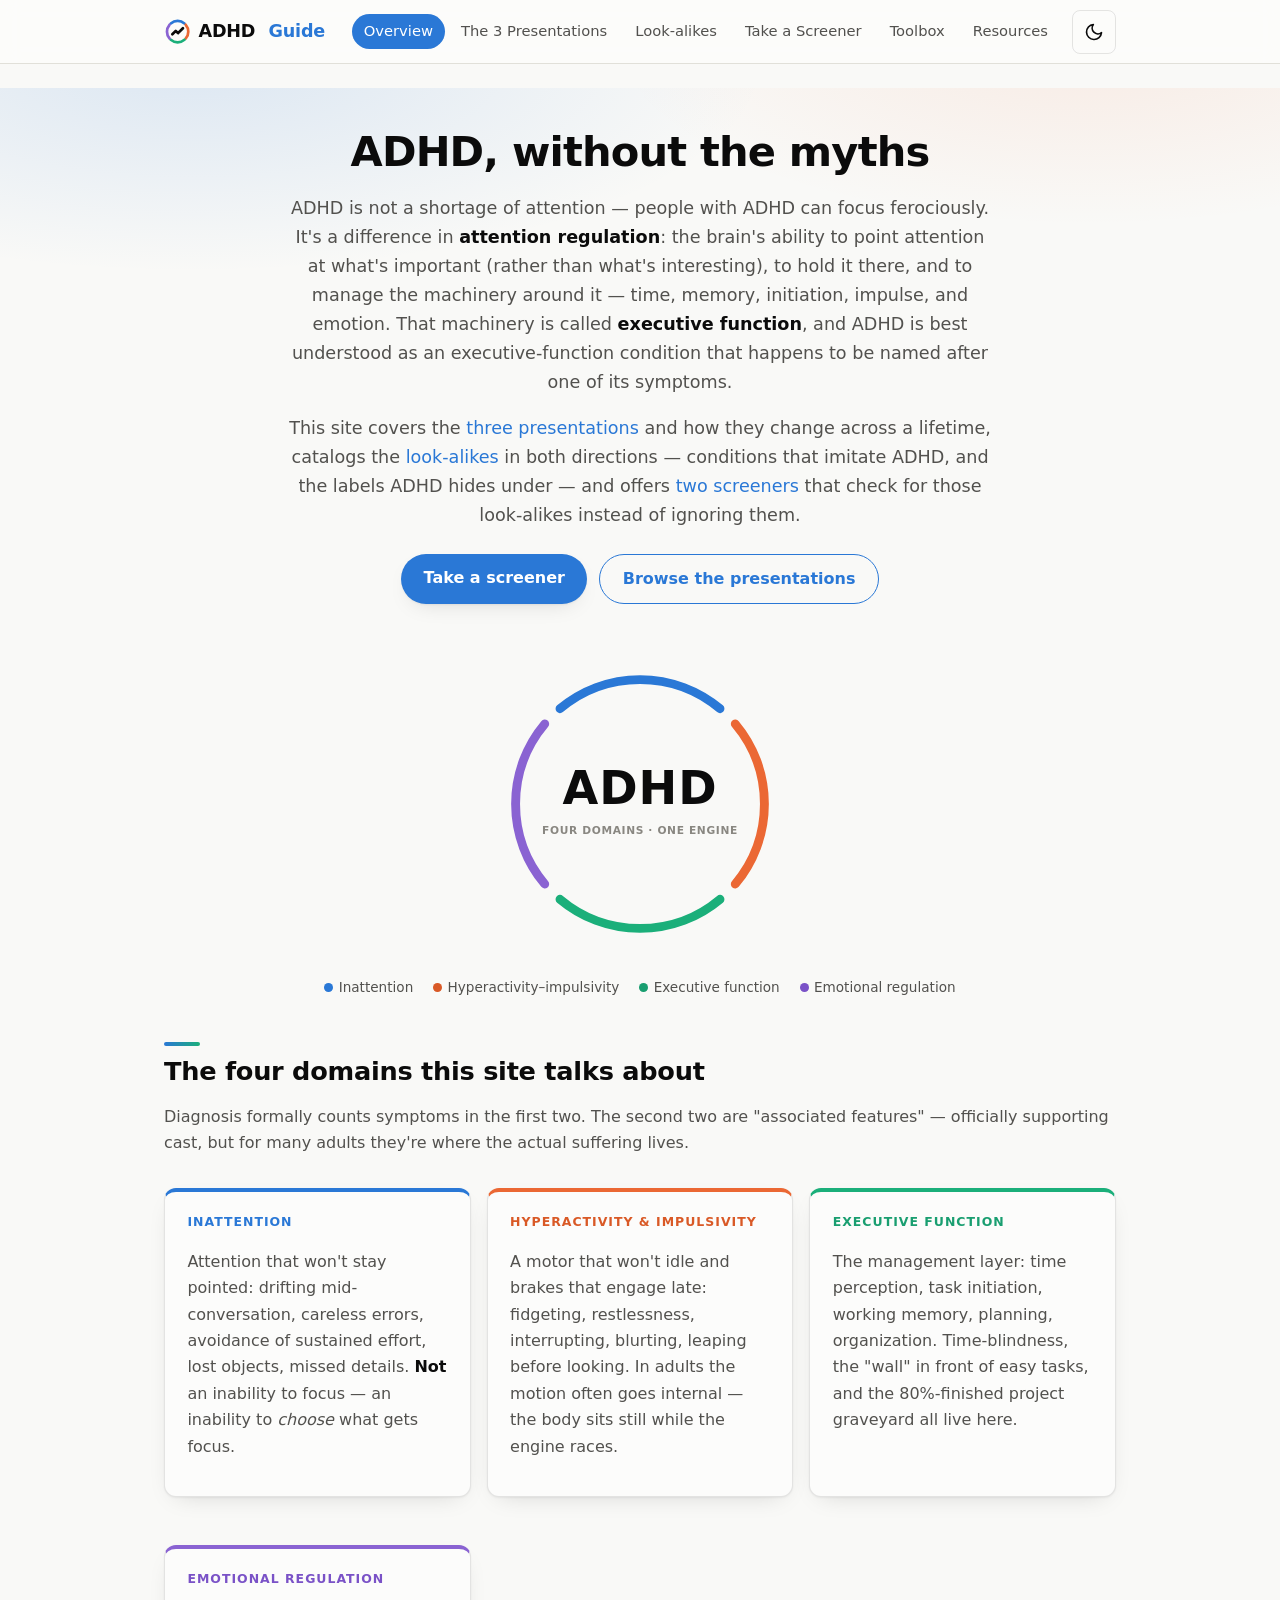
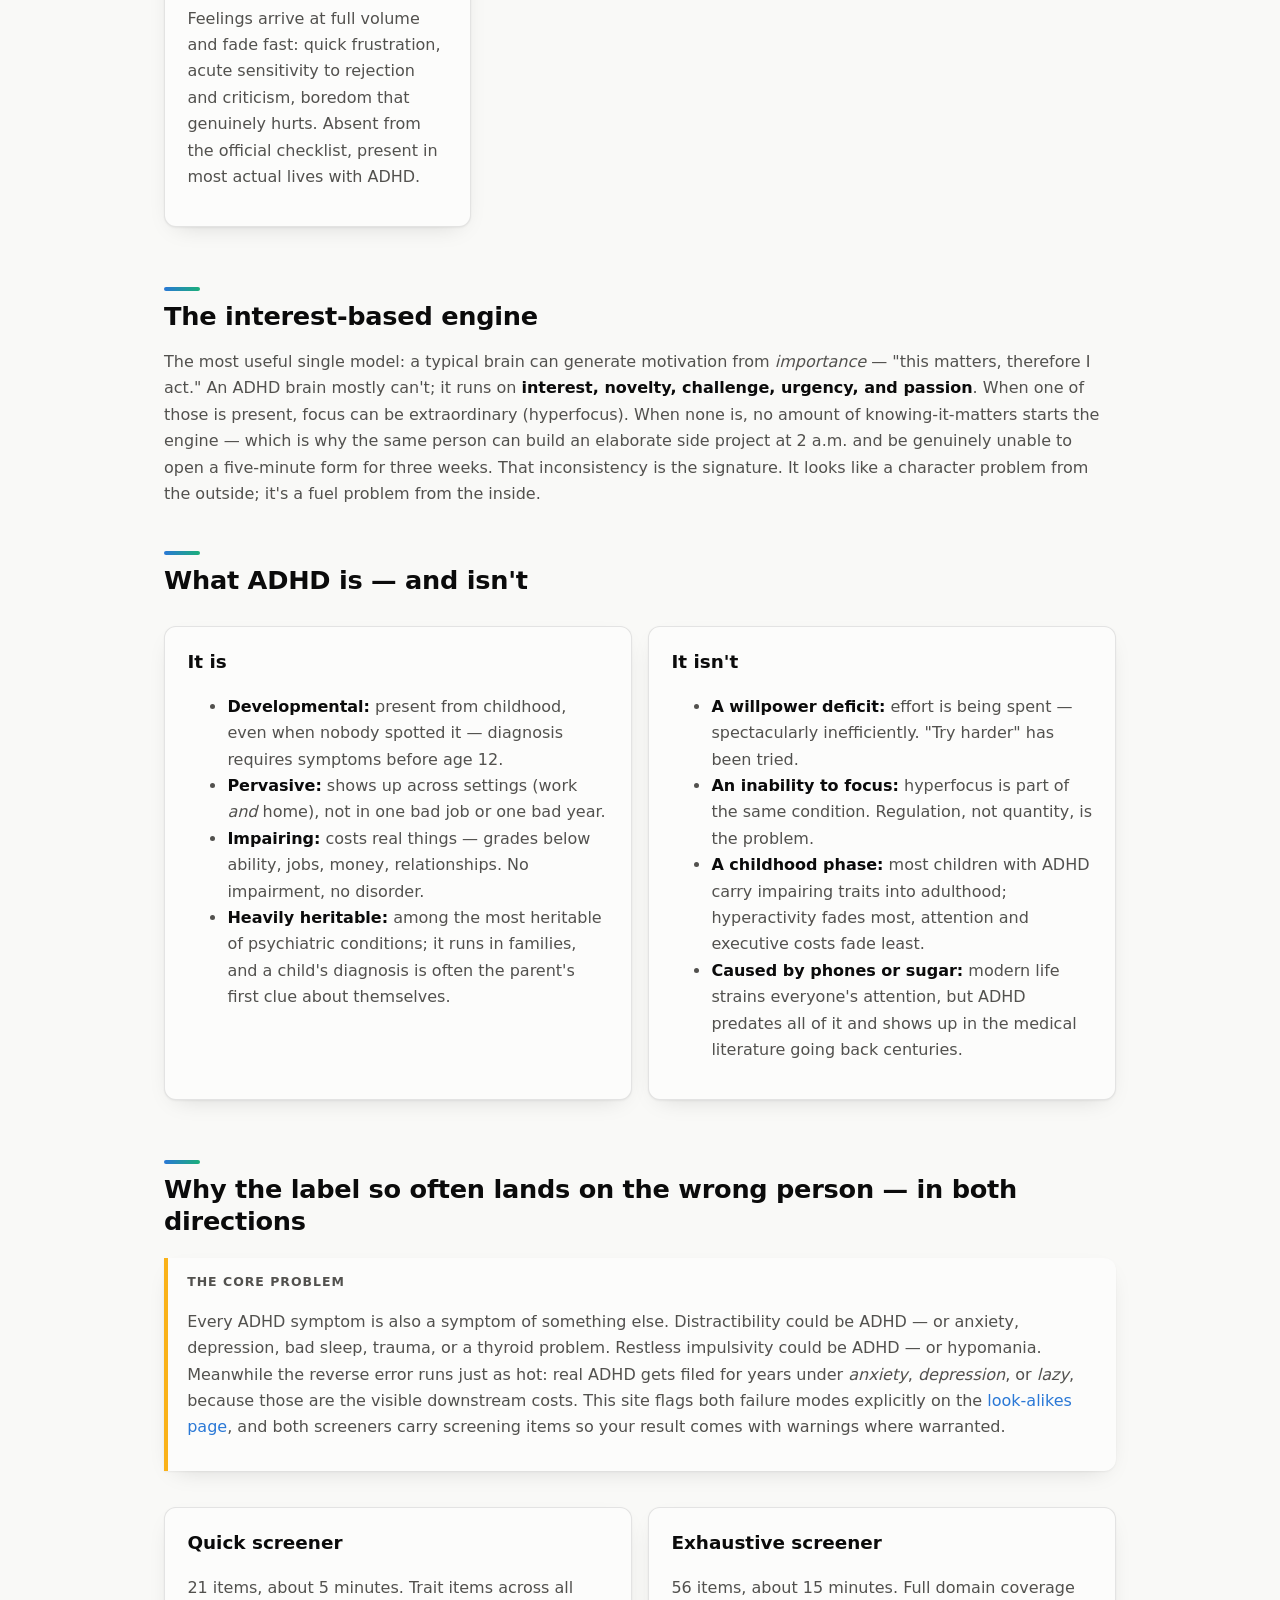
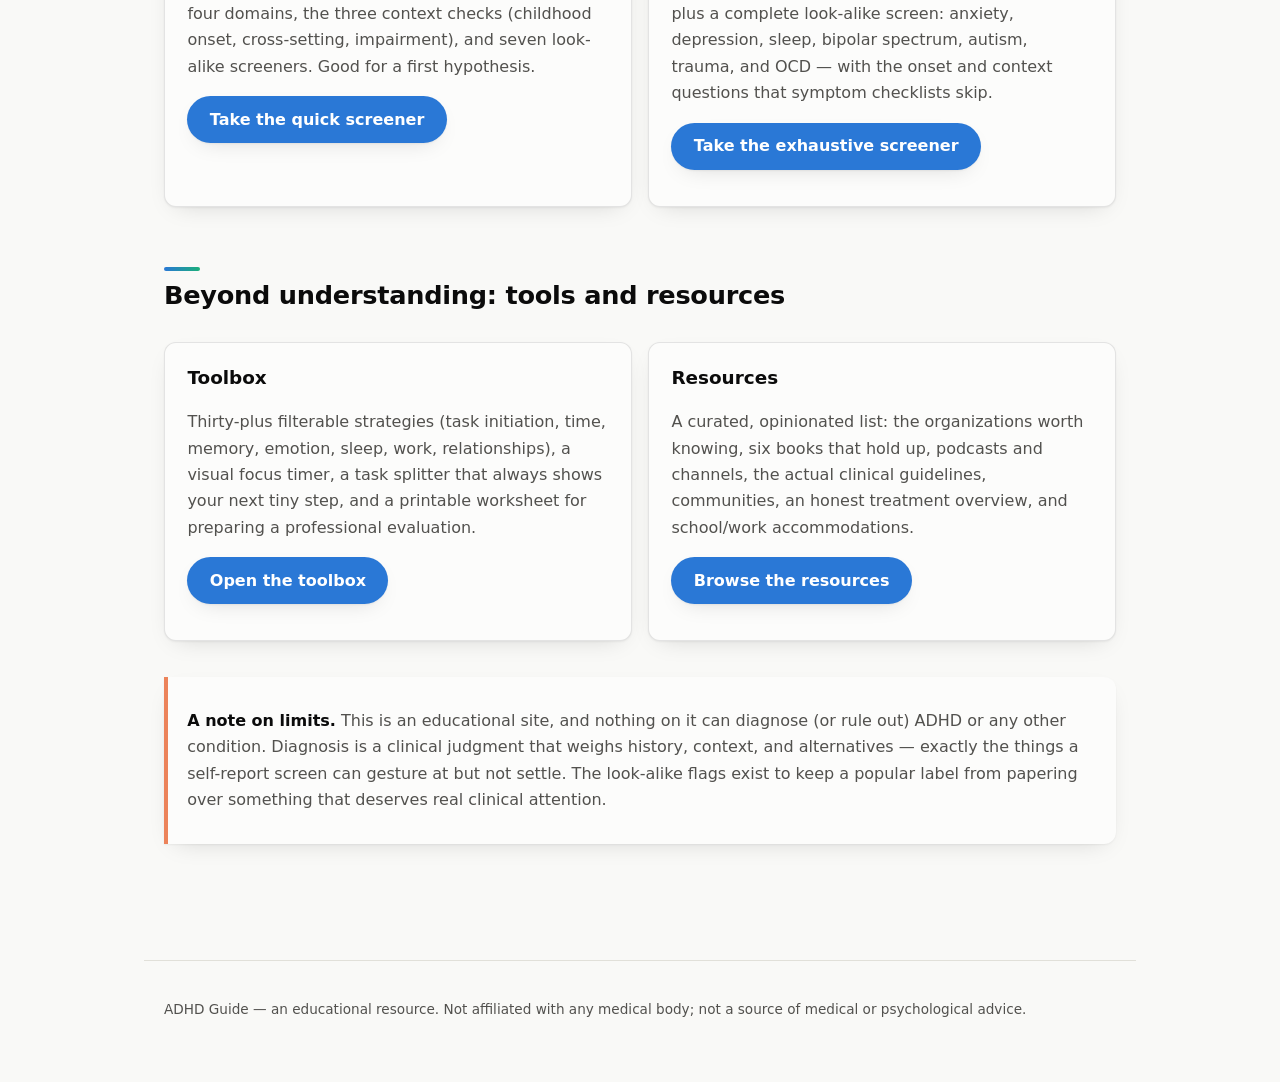
<file: index.html>
<!DOCTYPE html>
<html lang="en">
<head>
  <meta charset="utf-8">
  <meta http-equiv="refresh" content="0; url=adhd-site/index.html">
  <link rel="canonical" href="adhd-site/index.html">
  <title>ADHD Guide</title>
  <meta name="description" content="A guide to ADHD's three presentations, executive function, and emotional regulation — with an honest look at the conditions that imitate ADHD, practical tools, and two screeners that check for look-alikes.">
  <link rel="icon" href="data:image/svg+xml,%3Csvg xmlns='http://www.w3.org/2000/svg' viewBox='0 0 100 100' fill='none'%3E%3Cpath d='M24.9 20.1A39 39 0 0 1 75.1 20.1' stroke='%232a78d6' stroke-width='9' stroke-linecap='round'/%3E%3Cpath d='M79.9 24.9A39 39 0 0 1 79.9 75.1' stroke='%23eb6834' stroke-width='9' stroke-linecap='round'/%3E%3Cpath d='M75.1 79.9A39 39 0 0 1 24.9 79.9' stroke='%231baf7a' stroke-width='9' stroke-linecap='round'/%3E%3Cpath d='M20.1 75.1A39 39 0 0 1 20.1 24.9' stroke='%238a63d2' stroke-width='9' stroke-linecap='round'/%3E%3Cpath d='M30.6 59.7 43.1 47.2 51.4 55.6 69.4 37.5' stroke='%230b0b0b' stroke-width='9' stroke-linecap='round' stroke-linejoin='round'/%3E%3C/svg%3E">
  <link rel="apple-touch-icon" href="adhd-site/assets/icon-180.png">
  <meta property="og:type" content="website">
  <meta property="og:site_name" content="ADHD Guide">
  <meta property="og:title" content="ADHD Guide">
  <meta property="og:description" content="A guide to ADHD's three presentations, executive function, and emotional regulation — with an honest look at the conditions that imitate ADHD, practical tools, and two screeners that check for look-alikes.">
  <meta property="og:url" content="https://www.adhdofficial.com/">
  <meta property="og:image" content="https://www.adhdofficial.com/adhd-site/assets/social-card.png">
  <meta property="og:image:width" content="1200">
  <meta property="og:image:height" content="630">
  <meta property="og:image:alt" content="ADHD Guide logo — a four-color ring around a rising zigzag line">
  <meta name="twitter:card" content="summary_large_image">
  <meta name="twitter:title" content="ADHD Guide">
  <meta name="twitter:description" content="A guide to ADHD's three presentations, executive function, and emotional regulation — with an honest look at the conditions that imitate ADHD, practical tools, and two screeners that check for look-alikes.">
  <meta name="twitter:image" content="https://www.adhdofficial.com/adhd-site/assets/social-card.png">
</head>
<body>
  <p>Redirecting to the site… If nothing happens, <a href="adhd-site/index.html">click here</a>.</p>
</body>
</html>
</file>
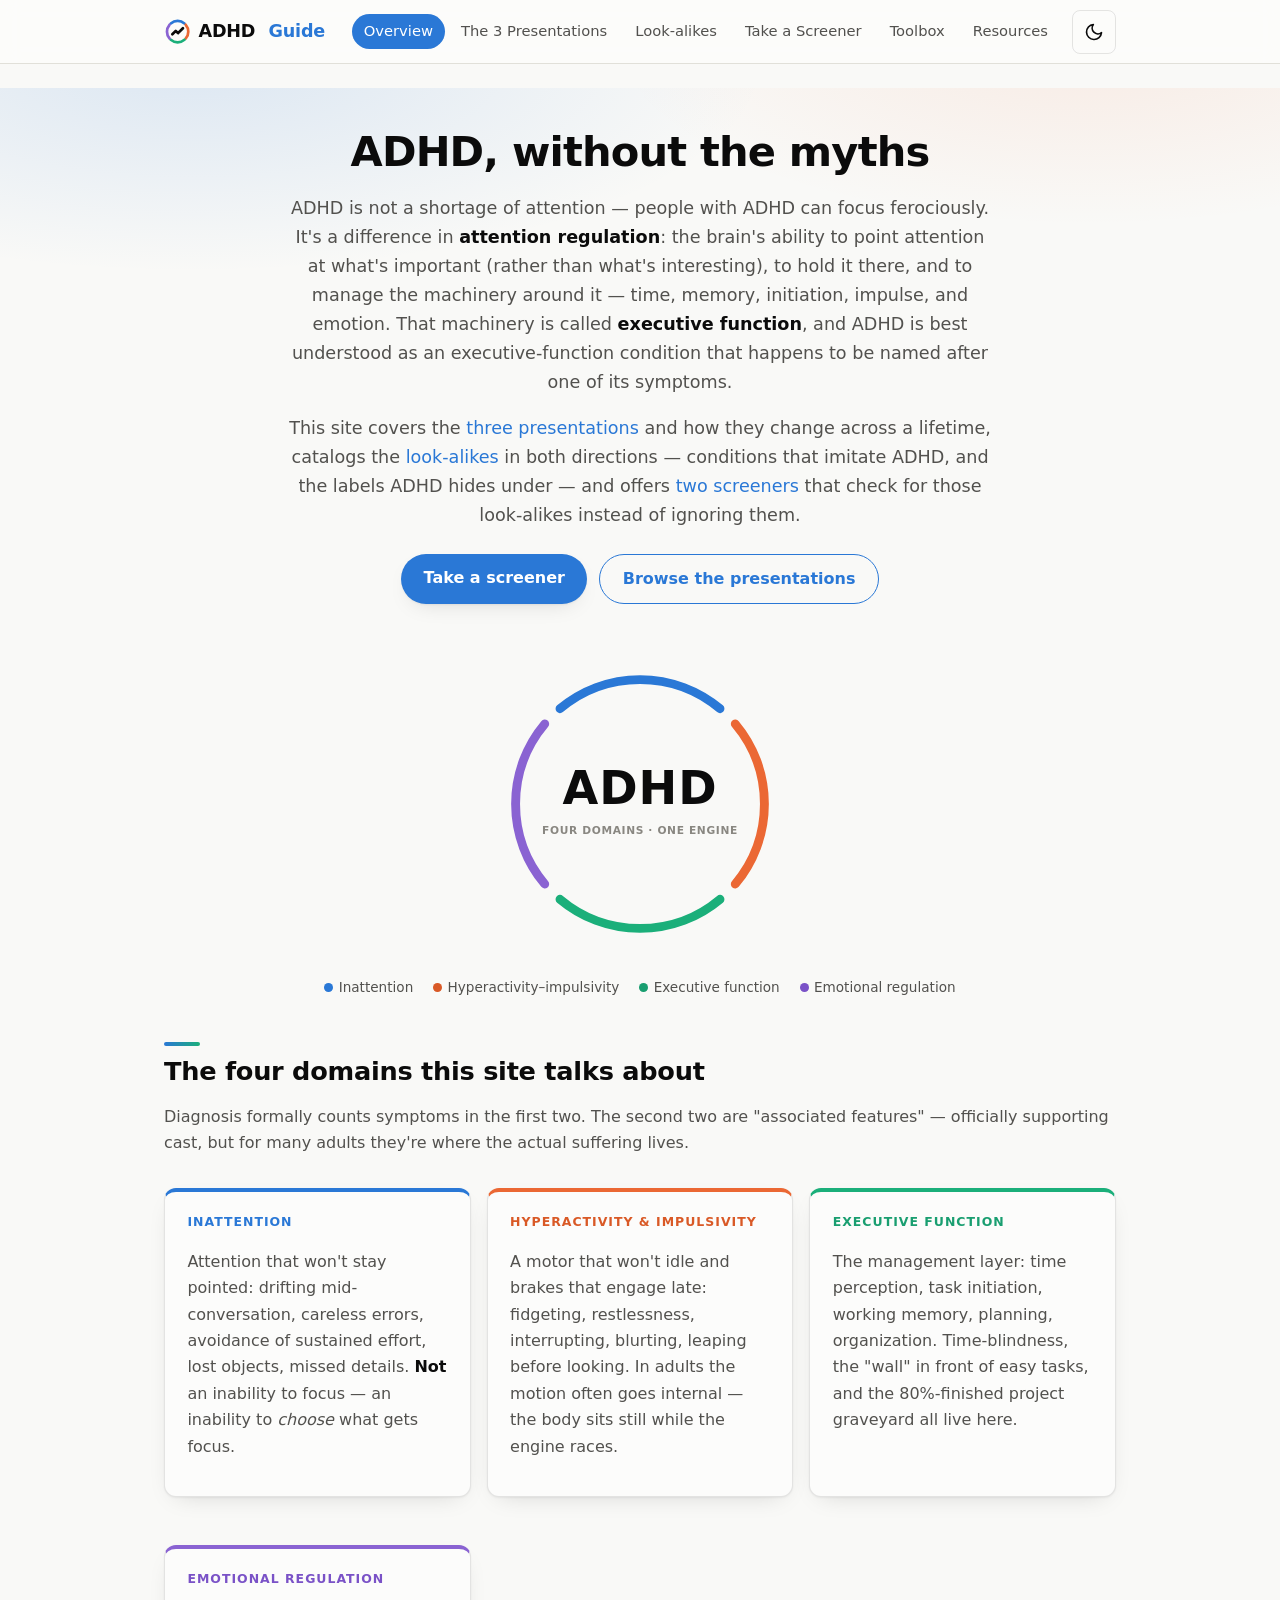
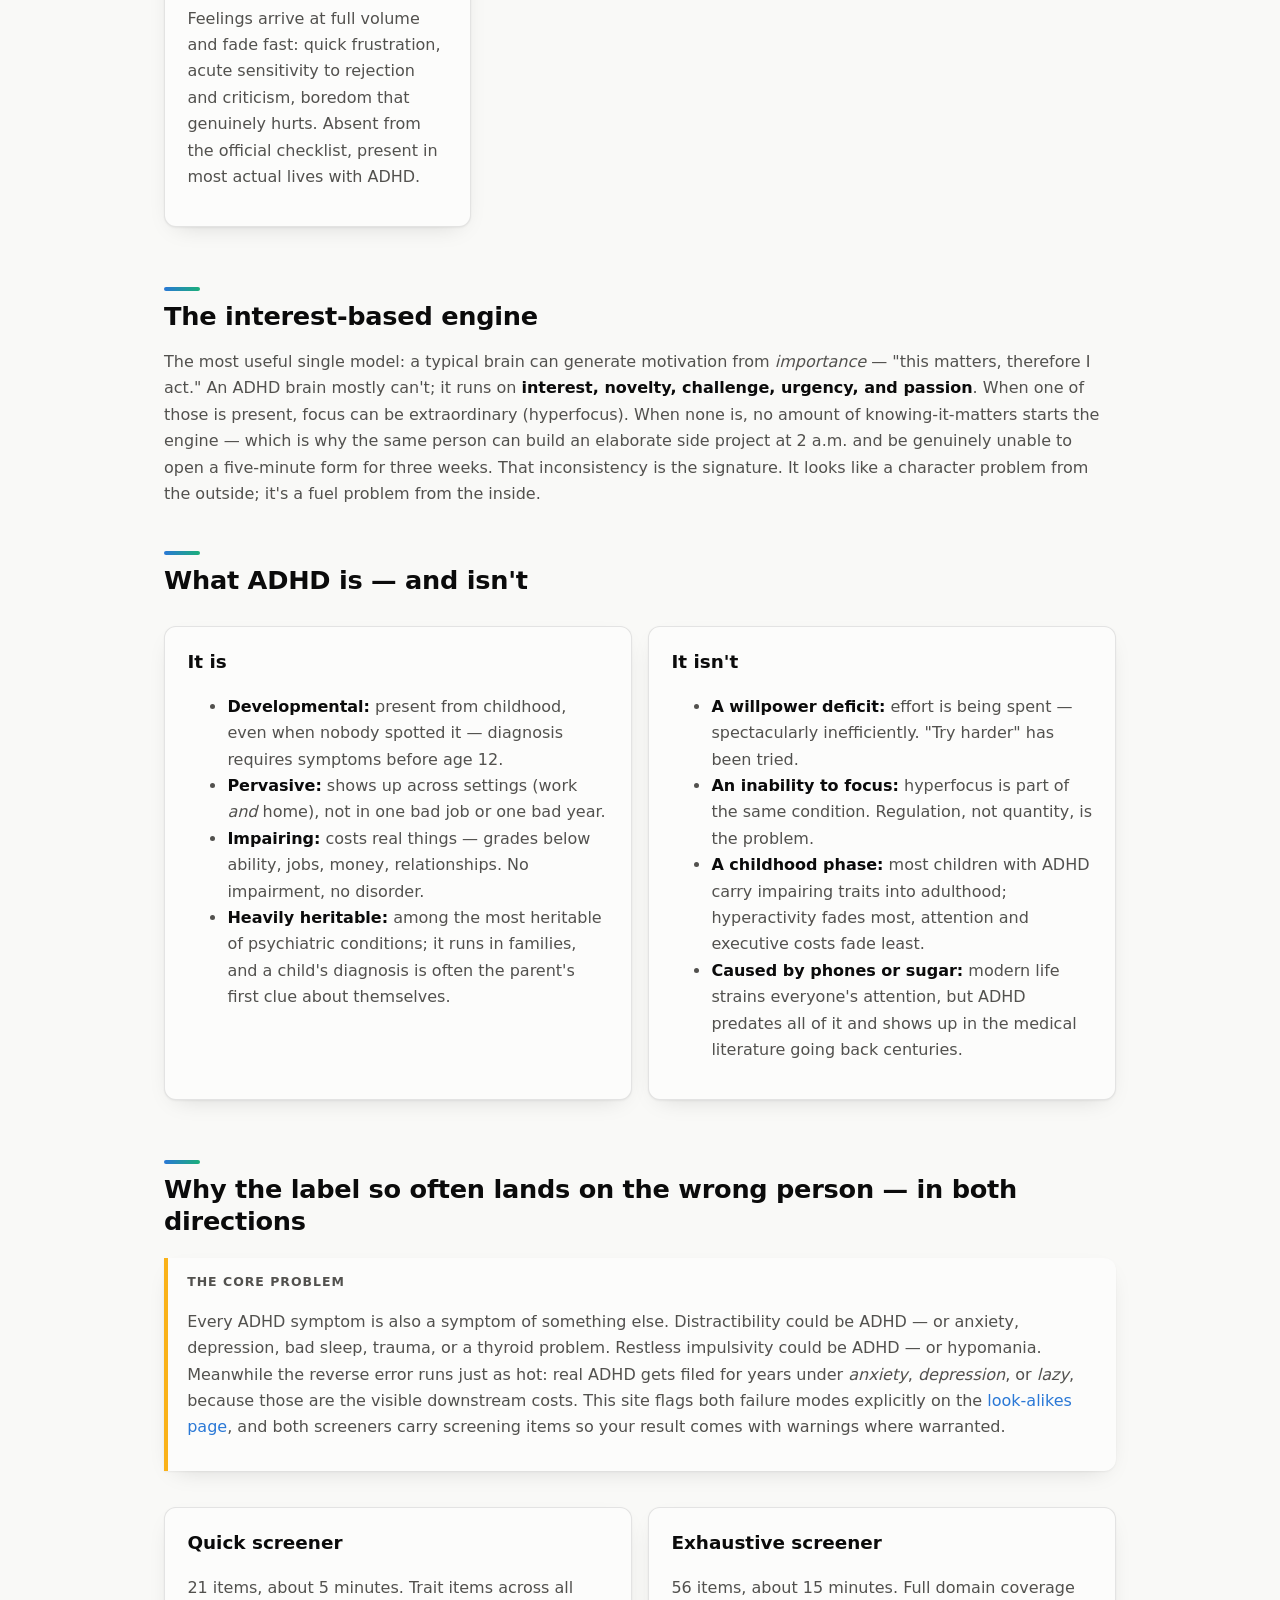
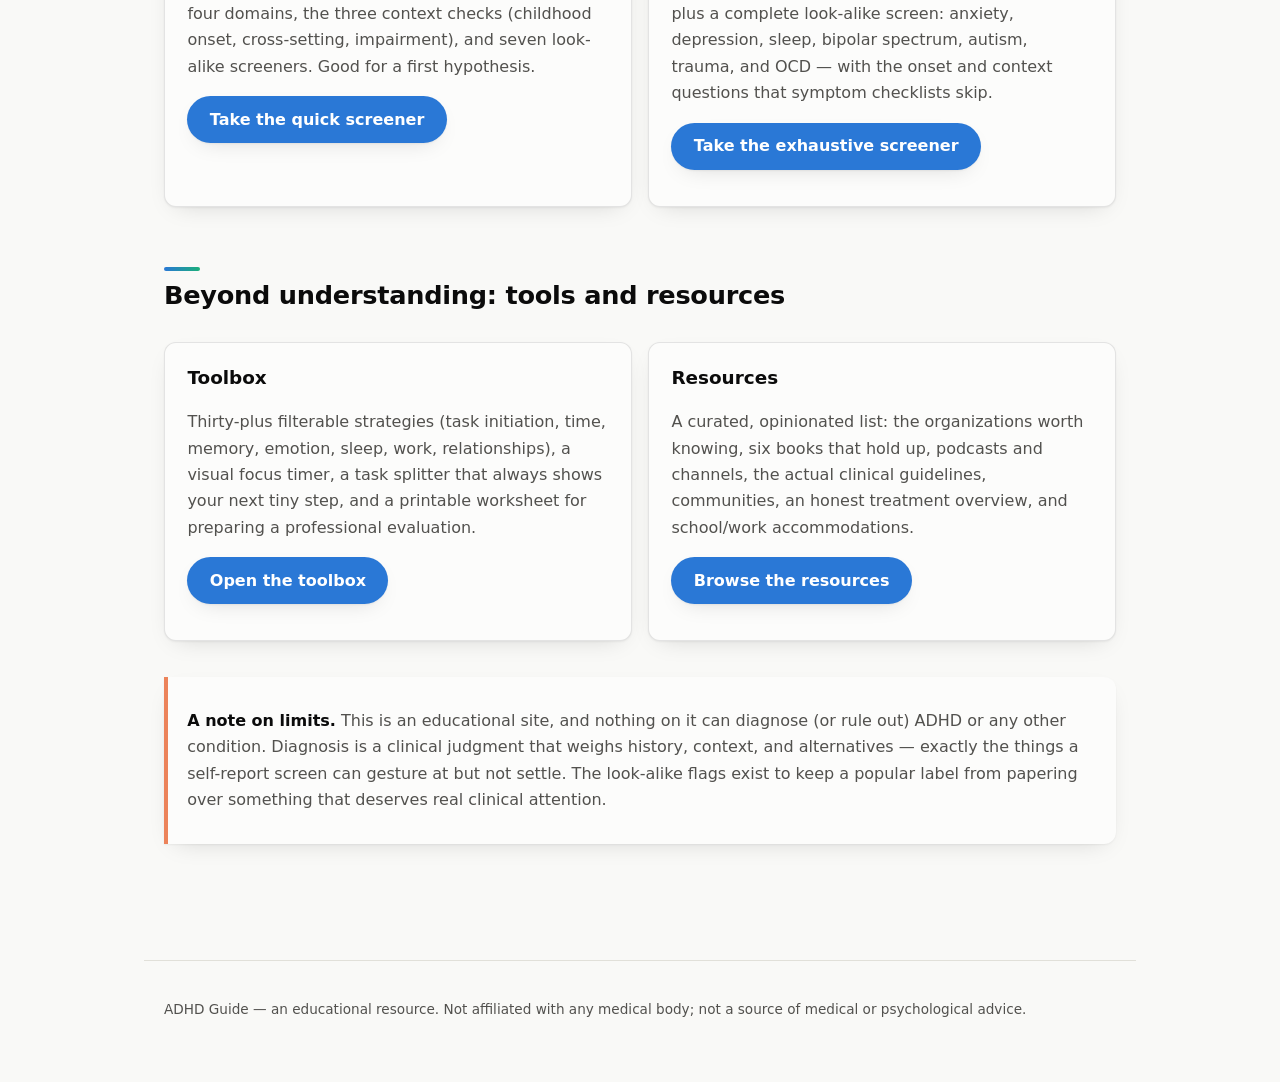
<file: adhd-site/index.html>
<!DOCTYPE html>
<html lang="en">
<head>
  <meta charset="utf-8">
  <meta name="viewport" content="width=device-width, initial-scale=1">
  <title>ADHD Guide — Presentations, Look-alikes &amp; Honest Screening</title>
  <meta name="description" content="A guide to ADHD's three presentations, executive function, and emotional regulation — with an honest look at the conditions that imitate ADHD (and the labels ADHD hides under) and two screeners that check for them.">
  <link rel="icon" href="data:image/svg+xml,%3Csvg xmlns='http://www.w3.org/2000/svg' viewBox='0 0 100 100' fill='none'%3E%3Cpath d='M24.9 20.1A39 39 0 0 1 75.1 20.1' stroke='%232a78d6' stroke-width='9' stroke-linecap='round'/%3E%3Cpath d='M79.9 24.9A39 39 0 0 1 79.9 75.1' stroke='%23eb6834' stroke-width='9' stroke-linecap='round'/%3E%3Cpath d='M75.1 79.9A39 39 0 0 1 24.9 79.9' stroke='%231baf7a' stroke-width='9' stroke-linecap='round'/%3E%3Cpath d='M20.1 75.1A39 39 0 0 1 20.1 24.9' stroke='%238a63d2' stroke-width='9' stroke-linecap='round'/%3E%3Cpath d='M30.6 59.7 43.1 47.2 51.4 55.6 69.4 37.5' stroke='%230b0b0b' stroke-width='9' stroke-linecap='round' stroke-linejoin='round'/%3E%3C/svg%3E">
  <meta name="theme-color" content="#f9f9f7">
  <link rel="apple-touch-icon" href="assets/icon-180.png">
  <meta property="og:type" content="website">
  <meta property="og:site_name" content="ADHD Guide">
  <meta property="og:title" content="ADHD Guide">
  <meta property="og:description" content="A guide to ADHD's three presentations, executive function, and emotional regulation — with an honest look at the conditions that imitate ADHD (and the labels ADHD hides under) and two screeners that check for them.">
  <meta property="og:url" content="https://www.adhdofficial.com/adhd-site/index.html">
  <meta property="og:image" content="https://www.adhdofficial.com/adhd-site/assets/social-card.png">
  <meta property="og:image:width" content="1200">
  <meta property="og:image:height" content="630">
  <meta property="og:image:alt" content="ADHD Guide logo — a four-color ring around a rising zigzag line">
  <meta name="twitter:card" content="summary_large_image">
  <meta name="twitter:title" content="ADHD Guide">
  <meta name="twitter:description" content="A guide to ADHD's three presentations, executive function, and emotional regulation — with an honest look at the conditions that imitate ADHD (and the labels ADHD hides under) and two screeners that check for them.">
  <meta name="twitter:image" content="https://www.adhdofficial.com/adhd-site/assets/social-card.png">
  <script>
    /* Restore the saved theme before first paint; light stays the default. */
    try { if (localStorage.getItem("theme") === "dark") document.documentElement.dataset.theme = "dark"; } catch (e) {}
  </script>
  <link rel="stylesheet" href="css/style.css">
</head>
<body>
  <header class="site">
    <div class="bar">
      <a class="brand" href="index.html"><svg class="logo" viewBox="0 0 100 100" fill="none" aria-hidden="true"><path d="M24.9 20.1A39 39 0 0 1 75.1 20.1" stroke="#2a78d6" stroke-width="10" stroke-linecap="round"/><path d="M79.9 24.9A39 39 0 0 1 79.9 75.1" stroke="#eb6834" stroke-width="10" stroke-linecap="round"/><path d="M75.1 79.9A39 39 0 0 1 24.9 79.9" stroke="#1baf7a" stroke-width="10" stroke-linecap="round"/><path d="M20.1 75.1A39 39 0 0 1 20.1 24.9" stroke="#8a63d2" stroke-width="10" stroke-linecap="round"/><path d="M30.6 59.7 43.1 47.2 51.4 55.6 69.4 37.5" stroke="currentColor" stroke-width="10" stroke-linecap="round" stroke-linejoin="round"/></svg>ADHD&nbsp;<span>Guide</span></a>
      <nav class="main" id="site-nav" aria-label="Main">
        <a href="index.html" aria-current="page">Overview</a>
        <a href="presentations.html">The 3 Presentations</a>
        <a href="lookalikes.html">Look-alikes</a>
        <a href="screeners.html">Take a Screener</a>
        <a href="toolbox.html">Toolbox</a>
        <a href="resources.html">Resources</a>
      </nav>
      <button class="theme-toggle" type="button" aria-pressed="false" aria-label="Toggle dark mode">
        <svg class="moon" viewBox="0 0 24 24" fill="none" stroke="currentColor" stroke-width="2" stroke-linecap="round" stroke-linejoin="round" aria-hidden="true"><path d="M21 12.8A9 9 0 1 1 11.2 3a7 7 0 0 0 9.8 9.8Z"/></svg>
        <svg class="sun" viewBox="0 0 24 24" fill="none" stroke="currentColor" stroke-width="2" stroke-linecap="round" stroke-linejoin="round" aria-hidden="true"><circle cx="12" cy="12" r="4"/><path d="M12 2v2M12 20v2M4.9 4.9l1.4 1.4M17.7 17.7l1.4 1.4M2 12h2M20 12h2M4.9 19.1l1.4-1.4M17.7 6.3l1.4-1.4"/></svg>
      </button>
      <button class="nav-toggle" type="button" aria-expanded="false" aria-controls="site-nav" aria-label="Menu"><span></span><span></span><span></span></button>
    </div>
  </header>

  <main>
    <section class="hero">
      <h1>ADHD, without the myths</h1>
      <p class="lede">
        ADHD is not a shortage of attention — people with ADHD can focus ferociously. It's a
        difference in <strong>attention regulation</strong>: the brain's ability to point attention
        at what's important (rather than what's interesting), to hold it there, and to manage the
        machinery around it — time, memory, initiation, impulse, and emotion. That machinery is
        called <strong>executive function</strong>, and ADHD is best understood as an
        executive-function condition that happens to be named after one of its symptoms.
      </p>
      <p class="lede">
        This site covers the <a href="presentations.html">three presentations</a> and how they change
        across a lifetime, catalogs the <a href="lookalikes.html">look-alikes</a> in both directions —
        conditions that imitate ADHD, and the labels ADHD hides under — and offers
        <a href="screeners.html">two screeners</a> that check for those look-alikes instead of
        ignoring them.
      </p>
      <div class="cta-row">
        <a class="btn" href="screeners.html">Take a screener</a>
        <a class="btn ghost" href="presentations.html">Browse the presentations</a>
      </div>
    </section>

    <div class="symbol-wrap" aria-hidden="true">
      <svg width="360" height="360" viewBox="0 0 360 360">
        <!-- four 80° arcs, one per domain, clockwise from the top -->
        <path class="arc arc-ia" d="M 90 72.8 A 140 140 0 0 1 270 72.8"/>
        <path class="arc arc-hi" d="M 287.2 90 A 140 140 0 0 1 287.2 270"/>
        <path class="arc arc-ef" d="M 270 287.2 A 140 140 0 0 1 90 287.2"/>
        <path class="arc arc-er" d="M 72.8 270 A 140 140 0 0 1 72.8 90"/>
        <g text-anchor="middle">
          <text class="center-label" x="180" y="180">ADHD</text>
          <text class="center-sub" x="180" y="214">four domains · one engine</text>
        </g>
      </svg>
    </div>
    <p class="domain-legend" aria-hidden="true">
      <span class="l-ia">Inattention</span>
      <span class="l-hi">Hyperactivity–impulsivity</span>
      <span class="l-ef">Executive function</span>
      <span class="l-er">Emotional regulation</span>
    </p>

    <h2>The four domains this site talks about</h2>
    <p>
      Diagnosis formally counts symptoms in the first two. The second two are "associated features" —
      officially supporting cast, but for many adults they're where the actual suffering lives.
    </p>
    <div class="grid cols-2">
      <div class="card d-ia">
        <p class="kicker d-ia">Inattention</p>
        <p>Attention that won't stay pointed: drifting mid-conversation, careless errors, avoidance
        of sustained effort, lost objects, missed details. <strong>Not</strong> an inability to
        focus — an inability to <em>choose</em> what gets focus.</p>
      </div>
      <div class="card d-hi">
        <p class="kicker d-hi">Hyperactivity &amp; impulsivity</p>
        <p>A motor that won't idle and brakes that engage late: fidgeting, restlessness,
        interrupting, blurting, leaping before looking. In adults the motion often goes internal —
        the body sits still while the engine races.</p>
      </div>
      <div class="card d-ef">
        <p class="kicker d-ef">Executive function</p>
        <p>The management layer: time perception, task initiation, working memory, planning,
        organization. Time-blindness, the "wall" in front of easy tasks, and the 80%-finished
        project graveyard all live here.</p>
      </div>
      <div class="card d-er">
        <p class="kicker d-er">Emotional regulation</p>
        <p>Feelings arrive at full volume and fade fast: quick frustration, acute sensitivity to
        rejection and criticism, boredom that genuinely hurts. Absent from the official checklist,
        present in most actual lives with ADHD.</p>
      </div>
    </div>

    <h2>The interest-based engine</h2>
    <p>
      The most useful single model: a typical brain can generate motivation from
      <em>importance</em> — "this matters, therefore I act." An ADHD brain mostly can't; it runs on
      <strong>interest, novelty, challenge, urgency, and passion</strong>. When one of those is
      present, focus can be extraordinary (hyperfocus). When none is, no amount of knowing-it-matters
      starts the engine — which is why the same person can build an elaborate side project at 2 a.m.
      and be genuinely unable to open a five-minute form for three weeks. That inconsistency is the
      signature. It looks like a character problem from the outside; it's a fuel problem from the inside.
    </p>

    <h2>What ADHD is — and isn't</h2>
    <div class="grid cols-2">
      <div class="card">
        <h3 style="margin-top:0">It is</h3>
        <ul>
          <li><strong>Developmental:</strong> present from childhood, even when nobody spotted it — diagnosis requires symptoms before age 12.</li>
          <li><strong>Pervasive:</strong> shows up across settings (work <em>and</em> home), not in one bad job or one bad year.</li>
          <li><strong>Impairing:</strong> costs real things — grades below ability, jobs, money, relationships. No impairment, no disorder.</li>
          <li><strong>Heavily heritable:</strong> among the most heritable of psychiatric conditions; it runs in families, and a child's diagnosis is often the parent's first clue about themselves.</li>
        </ul>
      </div>
      <div class="card">
        <h3 style="margin-top:0">It isn't</h3>
        <ul>
          <li><strong>A willpower deficit:</strong> effort is being spent — spectacularly inefficiently. "Try harder" has been tried.</li>
          <li><strong>An inability to focus:</strong> hyperfocus is part of the same condition. Regulation, not quantity, is the problem.</li>
          <li><strong>A childhood phase:</strong> most children with ADHD carry impairing traits into adulthood; hyperactivity fades most, attention and executive costs fade least.</li>
          <li><strong>Caused by phones or sugar:</strong> modern life strains everyone's attention, but ADHD predates all of it and shows up in the medical literature going back centuries.</li>
        </ul>
      </div>
    </div>

    <h2>Why the label so often lands on the wrong person — in both directions</h2>
    <div class="callout flag">
      <p class="kicker">The core problem</p>
      <p>
        Every ADHD symptom is also a symptom of something else. Distractibility could be ADHD — or
        anxiety, depression, bad sleep, trauma, or a thyroid problem. Restless impulsivity could be
        ADHD — or hypomania. Meanwhile the reverse error runs just as hot: real ADHD gets filed for
        years under <em>anxiety</em>, <em>depression</em>, or <em>lazy</em>, because those are the
        visible downstream costs. This site flags both failure modes explicitly on the
        <a href="lookalikes.html">look-alikes page</a>, and both screeners carry screening items so
        your result comes with warnings where warranted.
      </p>
    </div>

    <div class="grid cols-2">
      <div class="card hoverable">
        <h3 style="margin-top:0">Quick screener</h3>
        <p>21 items, about 5 minutes. Trait items across all four domains, the three context checks
        (childhood onset, cross-setting, impairment), and seven look-alike screeners. Good for a
        first hypothesis.</p>
        <p><a class="btn" href="screeners.html#short">Take the quick screener</a></p>
      </div>
      <div class="card hoverable">
        <h3 style="margin-top:0">Exhaustive screener</h3>
        <p>56 items, about 15 minutes. Full domain coverage plus a complete look-alike screen:
        anxiety, depression, sleep, bipolar spectrum, autism, trauma, and OCD — with the onset and
        context questions that symptom checklists skip.</p>
        <p><a class="btn" href="screeners.html#full">Take the exhaustive screener</a></p>
      </div>
    </div>

    <h2>Beyond understanding: tools and resources</h2>
    <div class="grid cols-2">
      <div class="card hoverable">
        <h3 style="margin-top:0">Toolbox</h3>
        <p>Thirty-plus filterable strategies (task initiation, time, memory, emotion, sleep, work,
        relationships), a visual focus timer, a task splitter that always shows your next tiny
        step, and a printable worksheet for preparing a professional evaluation.</p>
        <p><a class="btn" href="toolbox.html">Open the toolbox</a></p>
      </div>
      <div class="card hoverable">
        <h3 style="margin-top:0">Resources</h3>
        <p>A curated, opinionated list: the organizations worth knowing, six books that hold up,
        podcasts and channels, the actual clinical guidelines, communities, an honest treatment
        overview, and school/work accommodations.</p>
        <p><a class="btn" href="resources.html">Browse the resources</a></p>
      </div>
    </div>

    <div class="callout caution">
      <p><strong>A note on limits.</strong> This is an educational site, and nothing on it can
      diagnose (or rule out) ADHD or any other condition. Diagnosis is a clinical judgment that
      weighs history, context, and alternatives — exactly the things a self-report screen can gesture
      at but not settle. The look-alike flags exist to keep a popular label from papering over
      something that deserves real clinical attention.</p>
    </div>
  </main>

  <footer class="site">
    <p>ADHD Guide — an educational resource. Not affiliated with any medical body; not a source of
    medical or psychological advice.</p>
  </footer>

  <script src="js/nav.js"></script>
  <script src="js/data.js"></script>
  <script src="js/personalize.js"></script>
</body>
</html>
</file>
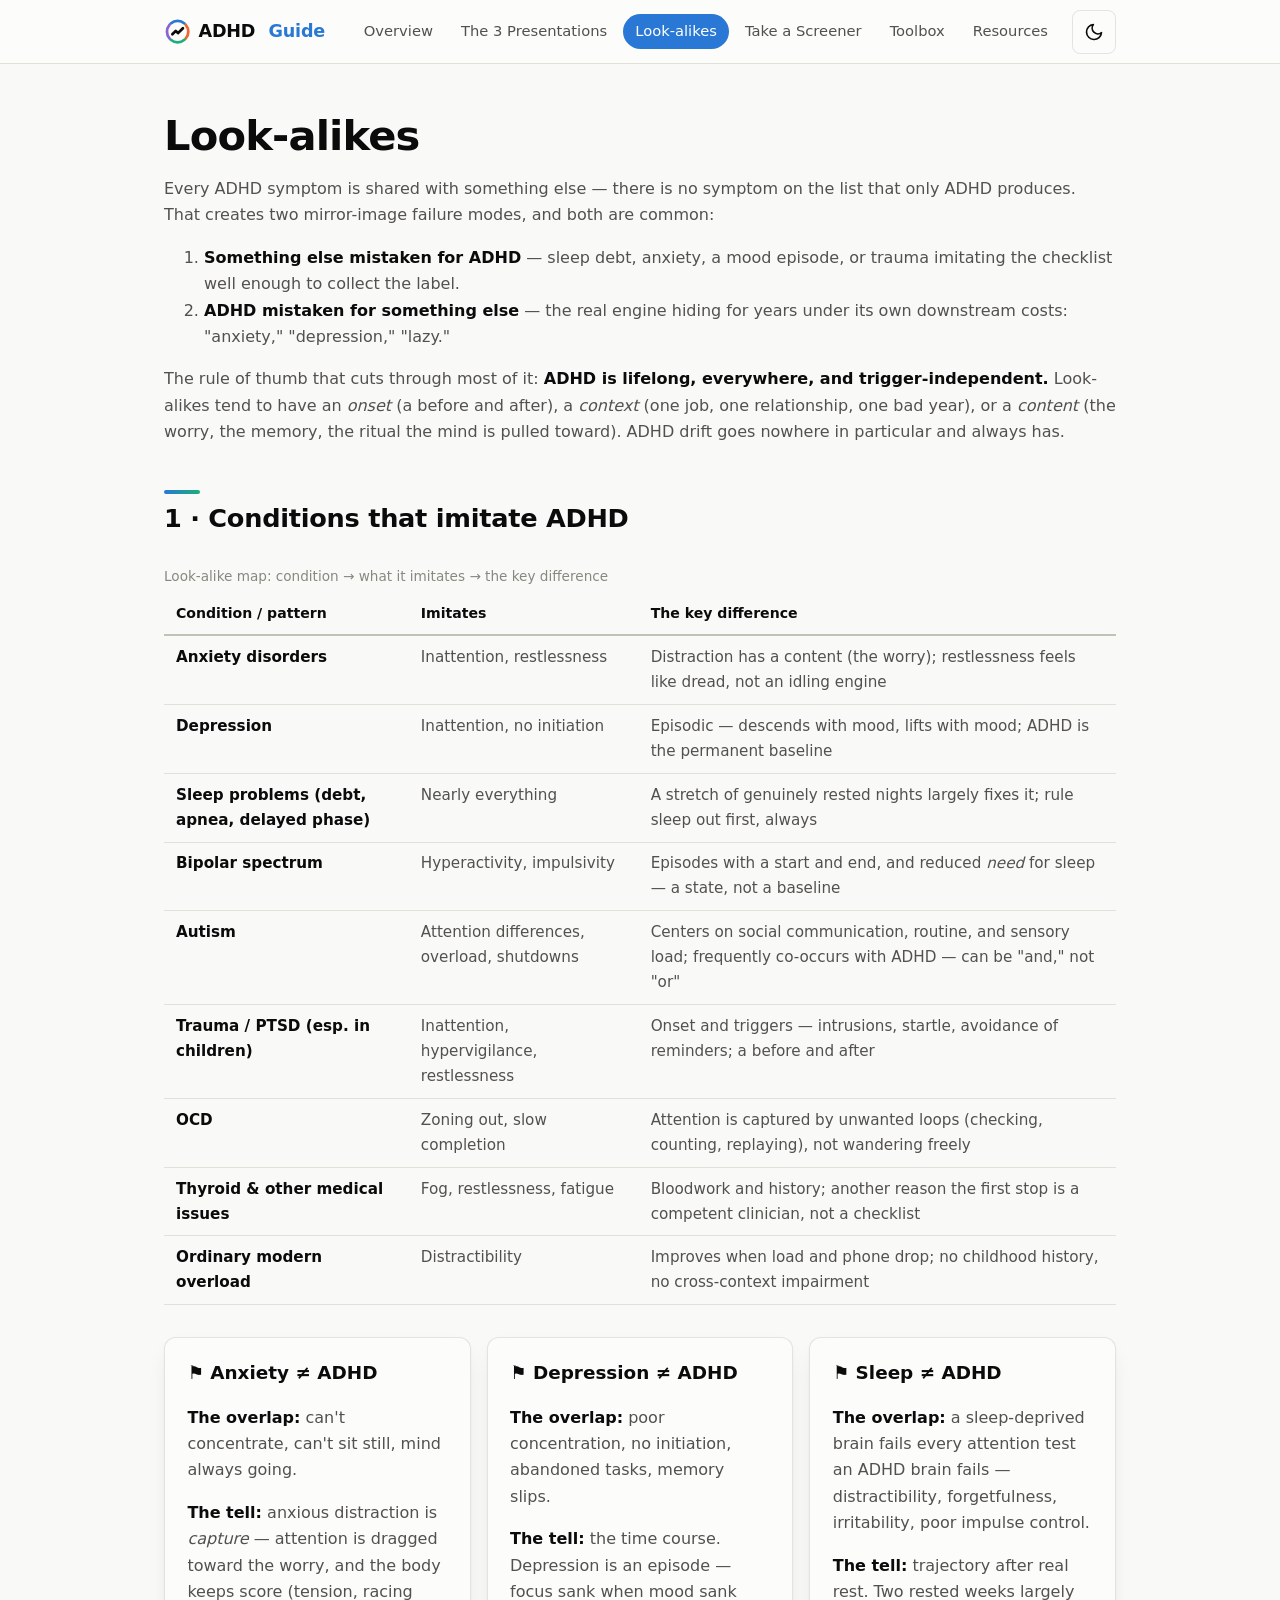
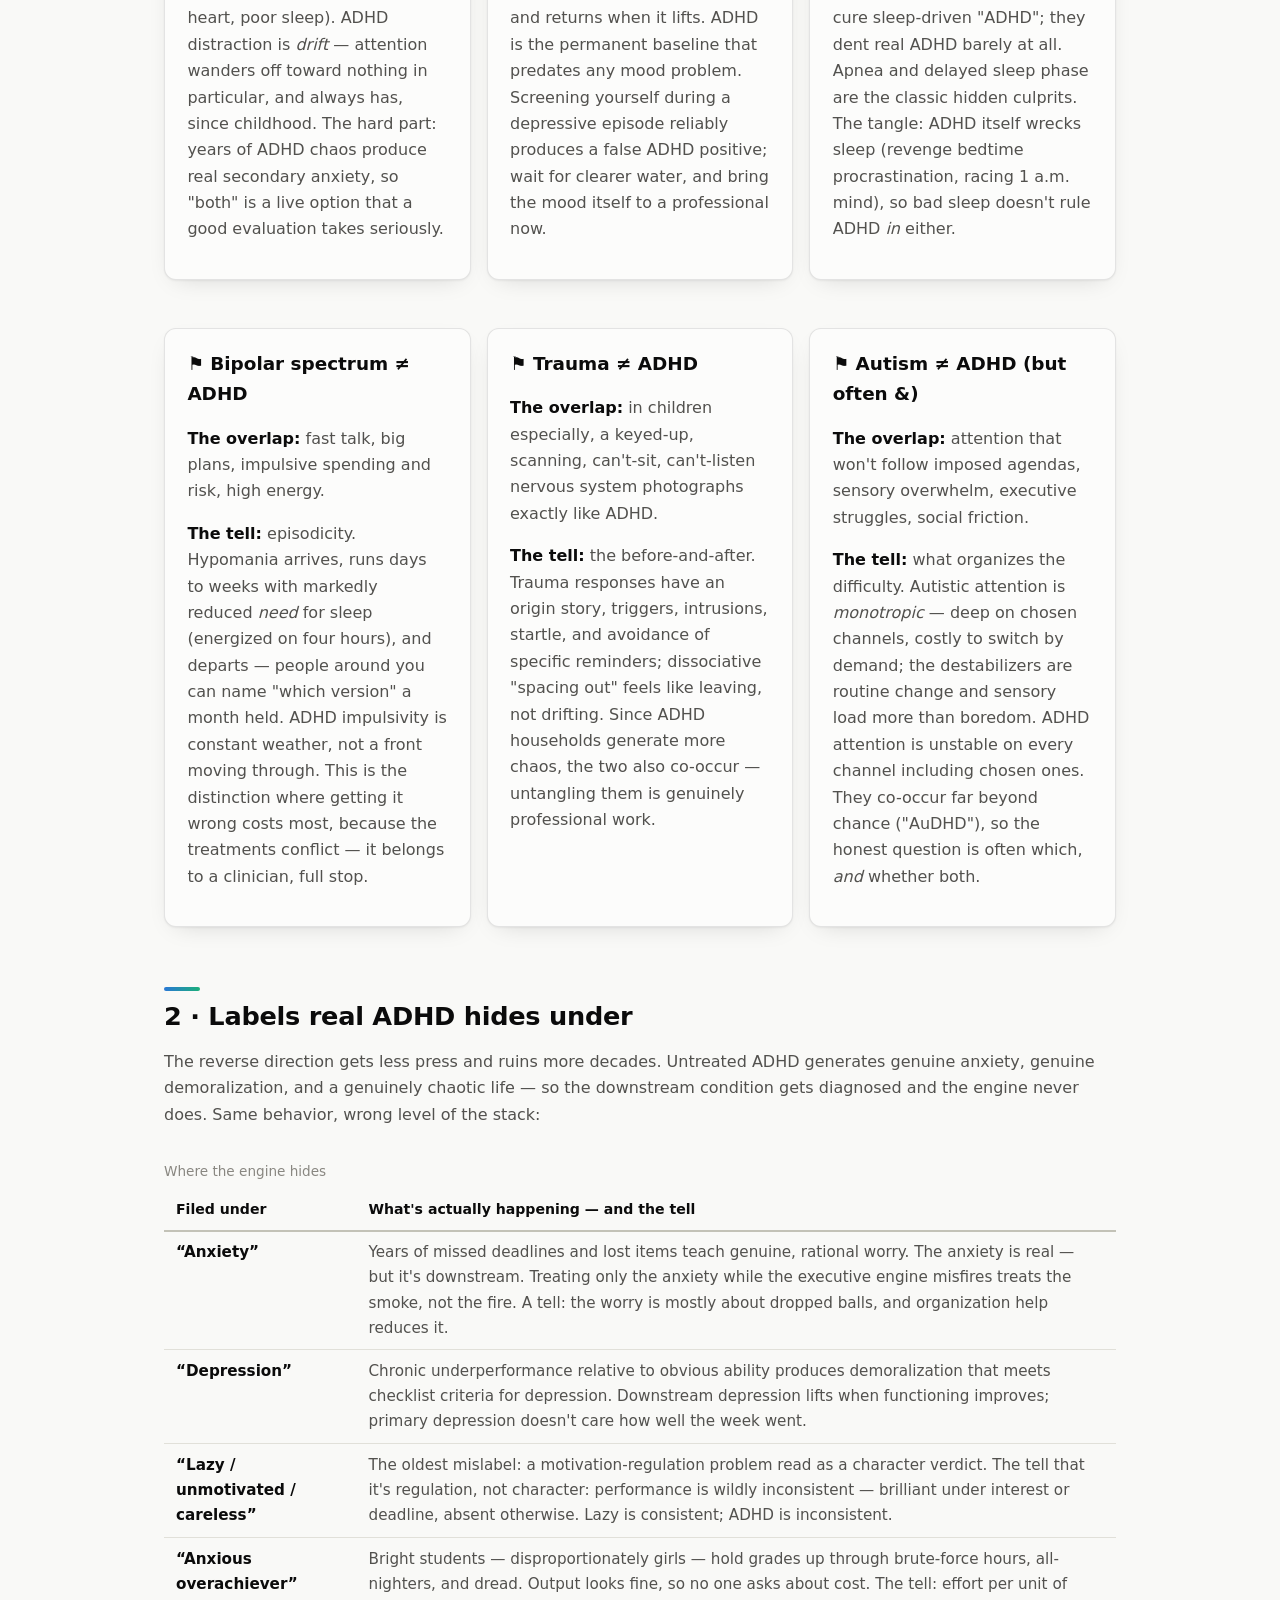
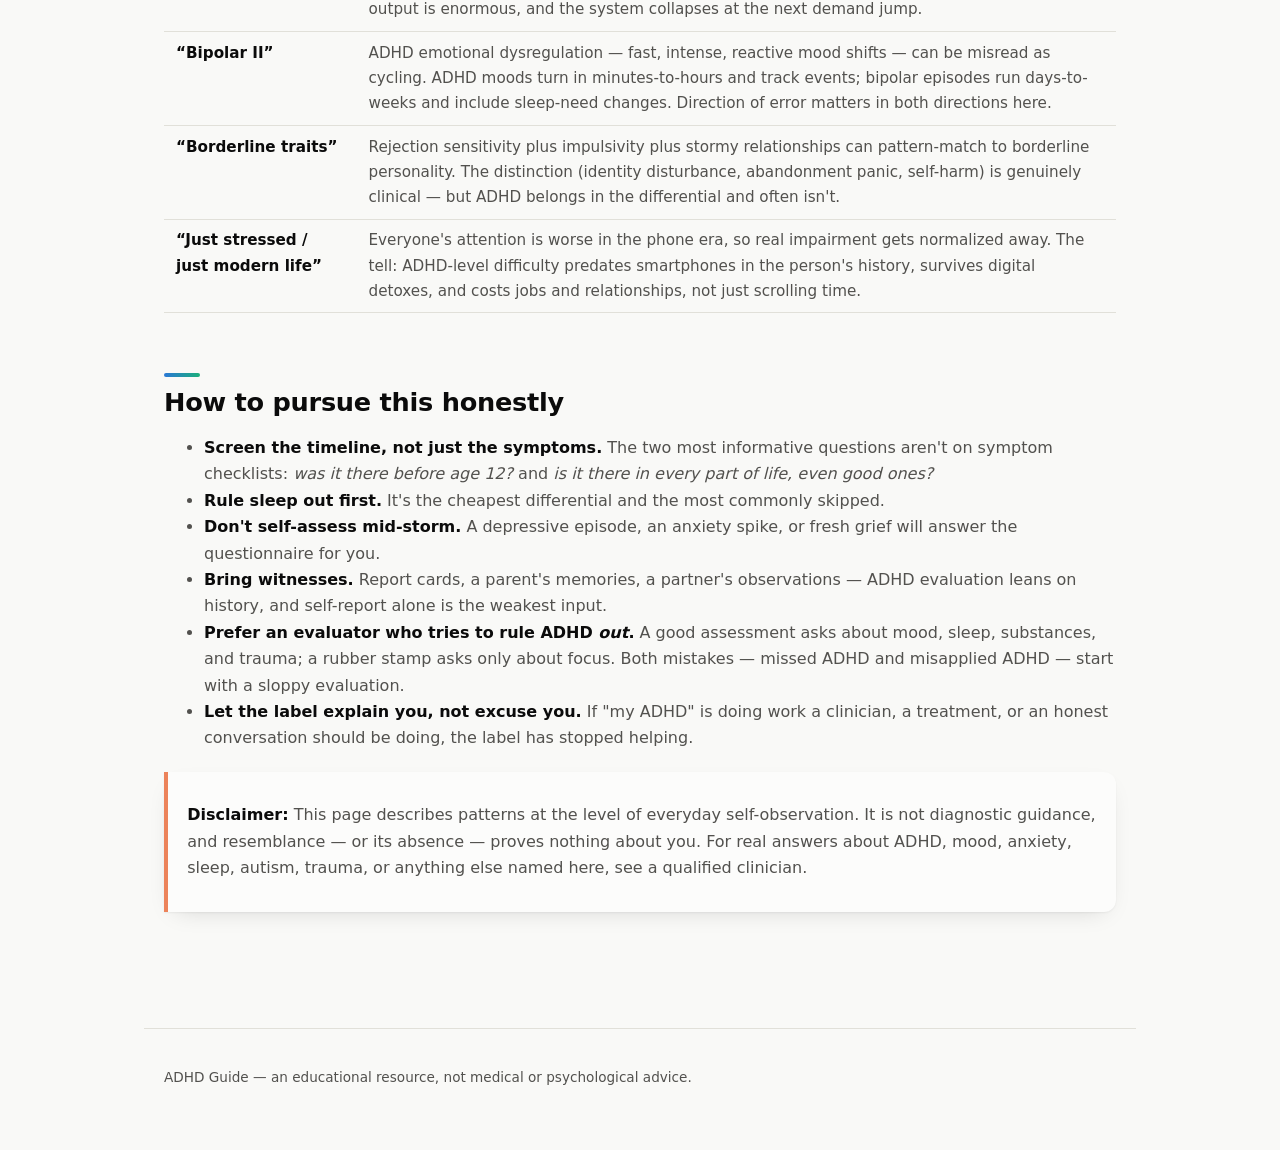
<file: adhd-site/lookalikes.html>
<!DOCTYPE html>
<html lang="en">
<head>
  <meta charset="utf-8">
  <meta name="viewport" content="width=device-width, initial-scale=1">
  <title>Look-alikes — ADHD Guide</title>
  <meta name="description" content="How anxiety, depression, sleep problems, bipolar disorder, autism, trauma and OCD imitate ADHD — and the labels real ADHD hides under for years.">
  <link rel="icon" href="data:image/svg+xml,%3Csvg xmlns='http://www.w3.org/2000/svg' viewBox='0 0 100 100' fill='none'%3E%3Cpath d='M24.9 20.1A39 39 0 0 1 75.1 20.1' stroke='%232a78d6' stroke-width='9' stroke-linecap='round'/%3E%3Cpath d='M79.9 24.9A39 39 0 0 1 79.9 75.1' stroke='%23eb6834' stroke-width='9' stroke-linecap='round'/%3E%3Cpath d='M75.1 79.9A39 39 0 0 1 24.9 79.9' stroke='%231baf7a' stroke-width='9' stroke-linecap='round'/%3E%3Cpath d='M20.1 75.1A39 39 0 0 1 20.1 24.9' stroke='%238a63d2' stroke-width='9' stroke-linecap='round'/%3E%3Cpath d='M30.6 59.7 43.1 47.2 51.4 55.6 69.4 37.5' stroke='%230b0b0b' stroke-width='9' stroke-linecap='round' stroke-linejoin='round'/%3E%3C/svg%3E">
  <meta name="theme-color" content="#f9f9f7">
  <link rel="apple-touch-icon" href="assets/icon-180.png">
  <meta property="og:type" content="website">
  <meta property="og:site_name" content="ADHD Guide">
  <meta property="og:title" content="Look-alikes — ADHD Guide">
  <meta property="og:description" content="How anxiety, depression, sleep problems, bipolar disorder, autism, trauma and OCD imitate ADHD — and the labels real ADHD hides under for years.">
  <meta property="og:url" content="https://www.adhdofficial.com/adhd-site/lookalikes.html">
  <meta property="og:image" content="https://www.adhdofficial.com/adhd-site/assets/social-card.png">
  <meta property="og:image:width" content="1200">
  <meta property="og:image:height" content="630">
  <meta property="og:image:alt" content="ADHD Guide logo — a four-color ring around a rising zigzag line">
  <meta name="twitter:card" content="summary_large_image">
  <meta name="twitter:title" content="Look-alikes — ADHD Guide">
  <meta name="twitter:description" content="How anxiety, depression, sleep problems, bipolar disorder, autism, trauma and OCD imitate ADHD — and the labels real ADHD hides under for years.">
  <meta name="twitter:image" content="https://www.adhdofficial.com/adhd-site/assets/social-card.png">
  <script>
    /* Restore the saved theme before first paint; light stays the default. */
    try { if (localStorage.getItem("theme") === "dark") document.documentElement.dataset.theme = "dark"; } catch (e) {}
  </script>
  <link rel="stylesheet" href="css/style.css">
</head>
<body>
  <header class="site">
    <div class="bar">
      <a class="brand" href="index.html"><svg class="logo" viewBox="0 0 100 100" fill="none" aria-hidden="true"><path d="M24.9 20.1A39 39 0 0 1 75.1 20.1" stroke="#2a78d6" stroke-width="10" stroke-linecap="round"/><path d="M79.9 24.9A39 39 0 0 1 79.9 75.1" stroke="#eb6834" stroke-width="10" stroke-linecap="round"/><path d="M75.1 79.9A39 39 0 0 1 24.9 79.9" stroke="#1baf7a" stroke-width="10" stroke-linecap="round"/><path d="M20.1 75.1A39 39 0 0 1 20.1 24.9" stroke="#8a63d2" stroke-width="10" stroke-linecap="round"/><path d="M30.6 59.7 43.1 47.2 51.4 55.6 69.4 37.5" stroke="currentColor" stroke-width="10" stroke-linecap="round" stroke-linejoin="round"/></svg>ADHD&nbsp;<span>Guide</span></a>
      <nav class="main" id="site-nav" aria-label="Main">
        <a href="index.html">Overview</a>
        <a href="presentations.html">The 3 Presentations</a>
        <a href="lookalikes.html" aria-current="page">Look-alikes</a>
        <a href="screeners.html">Take a Screener</a>
        <a href="toolbox.html">Toolbox</a>
        <a href="resources.html">Resources</a>
      </nav>
      <button class="theme-toggle" type="button" aria-pressed="false" aria-label="Toggle dark mode">
        <svg class="moon" viewBox="0 0 24 24" fill="none" stroke="currentColor" stroke-width="2" stroke-linecap="round" stroke-linejoin="round" aria-hidden="true"><path d="M21 12.8A9 9 0 1 1 11.2 3a7 7 0 0 0 9.8 9.8Z"/></svg>
        <svg class="sun" viewBox="0 0 24 24" fill="none" stroke="currentColor" stroke-width="2" stroke-linecap="round" stroke-linejoin="round" aria-hidden="true"><circle cx="12" cy="12" r="4"/><path d="M12 2v2M12 20v2M4.9 4.9l1.4 1.4M17.7 17.7l1.4 1.4M2 12h2M20 12h2M4.9 19.1l1.4-1.4M17.7 6.3l1.4-1.4"/></svg>
      </button>
      <button class="nav-toggle" type="button" aria-expanded="false" aria-controls="site-nav" aria-label="Menu"><span></span><span></span><span></span></button>
    </div>
  </header>

  <main>
    <h1>Look-alikes</h1>
    <p>
      Every ADHD symptom is shared with something else — there is no symptom on the list that only
      ADHD produces. That creates two mirror-image failure modes, and both are common:
    </p>
    <ol>
      <li><strong>Something else mistaken for ADHD</strong> — sleep debt, anxiety, a mood episode, or
      trauma imitating the checklist well enough to collect the label.</li>
      <li><strong>ADHD mistaken for something else</strong> — the real engine hiding for years under
      its own downstream costs: "anxiety," "depression," "lazy."</li>
    </ol>
    <p>
      The rule of thumb that cuts through most of it: <strong>ADHD is lifelong, everywhere, and
      trigger-independent.</strong> Look-alikes tend to have an <em>onset</em> (a before and after),
      a <em>context</em> (one job, one relationship, one bad year), or a <em>content</em> (the worry,
      the memory, the ritual the mind is pulled toward). ADHD drift goes nowhere in particular and
      always has.
    </p>

    <h2>1 · Conditions that imitate ADHD</h2>
    <div class="table-scroll">
      <table>
        <caption>Look-alike map: condition → what it imitates → the key difference</caption>
        <thead>
          <tr><th scope="col">Condition / pattern</th><th scope="col">Imitates</th><th scope="col">The key difference</th></tr>
        </thead>
        <tbody>
          <tr><td>Anxiety disorders</td><td>Inattention, restlessness</td><td>Distraction has a content (the worry); restlessness feels like dread, not an idling engine</td></tr>
          <tr><td>Depression</td><td>Inattention, no initiation</td><td>Episodic — descends with mood, lifts with mood; ADHD is the permanent baseline</td></tr>
          <tr><td>Sleep problems (debt, apnea, delayed phase)</td><td>Nearly everything</td><td>A stretch of genuinely rested nights largely fixes it; rule sleep out first, always</td></tr>
          <tr><td>Bipolar spectrum</td><td>Hyperactivity, impulsivity</td><td>Episodes with a start and end, and reduced <em>need</em> for sleep — a state, not a baseline</td></tr>
          <tr><td>Autism</td><td>Attention differences, overload, shutdowns</td><td>Centers on social communication, routine, and sensory load; frequently co-occurs with ADHD — can be "and," not "or"</td></tr>
          <tr><td>Trauma / PTSD (esp. in children)</td><td>Inattention, hypervigilance, restlessness</td><td>Onset and triggers — intrusions, startle, avoidance of reminders; a before and after</td></tr>
          <tr><td>OCD</td><td>Zoning out, slow completion</td><td>Attention is captured by unwanted loops (checking, counting, replaying), not wandering freely</td></tr>
          <tr><td>Thyroid &amp; other medical issues</td><td>Fog, restlessness, fatigue</td><td>Bloodwork and history; another reason the first stop is a competent clinician, not a checklist</td></tr>
          <tr><td>Ordinary modern overload</td><td>Distractibility</td><td>Improves when load and phone drop; no childhood history, no cross-context impairment</td></tr>
        </tbody>
      </table>
    </div>

    <div class="grid cols-2">
      <div class="card">
        <h3 style="margin-top:0">⚑ Anxiety ≠ ADHD</h3>
        <p><strong>The overlap:</strong> can't concentrate, can't sit still, mind always going.</p>
        <p><strong>The tell:</strong> anxious distraction is <em>capture</em> — attention is dragged
        toward the worry, and the body keeps score (tension, racing heart, poor sleep). ADHD
        distraction is <em>drift</em> — attention wanders off toward nothing in particular, and
        always has, since childhood. The hard part: years of ADHD chaos produce real secondary
        anxiety, so "both" is a live option that a good evaluation takes seriously.</p>
      </div>
      <div class="card">
        <h3 style="margin-top:0">⚑ Depression ≠ ADHD</h3>
        <p><strong>The overlap:</strong> poor concentration, no initiation, abandoned tasks, memory
        slips.</p>
        <p><strong>The tell:</strong> the time course. Depression is an episode — focus sank when
        mood sank and returns when it lifts. ADHD is the permanent baseline that predates any mood
        problem. Screening yourself during a depressive episode reliably produces a false ADHD
        positive; wait for clearer water, and bring the mood itself to a professional now.</p>
      </div>
      <div class="card">
        <h3 style="margin-top:0">⚑ Sleep ≠ ADHD</h3>
        <p><strong>The overlap:</strong> a sleep-deprived brain fails every attention test an ADHD
        brain fails — distractibility, forgetfulness, irritability, poor impulse control.</p>
        <p><strong>The tell:</strong> trajectory after real rest. Two rested weeks largely cure
        sleep-driven "ADHD"; they dent real ADHD barely at all. Apnea and delayed sleep phase are
        the classic hidden culprits. The tangle: ADHD itself wrecks sleep (revenge bedtime
        procrastination, racing 1 a.m. mind), so bad sleep doesn't rule ADHD <em>in</em> either.</p>
      </div>
      <div class="card">
        <h3 style="margin-top:0">⚑ Bipolar spectrum ≠ ADHD</h3>
        <p><strong>The overlap:</strong> fast talk, big plans, impulsive spending and risk, high
        energy.</p>
        <p><strong>The tell:</strong> episodicity. Hypomania arrives, runs days to weeks with
        markedly reduced <em>need</em> for sleep (energized on four hours), and departs — people
        around you can name "which version" a month held. ADHD impulsivity is constant weather, not
        a front moving through. This is the distinction where getting it wrong costs most, because
        the treatments conflict — it belongs to a clinician, full stop.</p>
      </div>
      <div class="card">
        <h3 style="margin-top:0">⚑ Trauma ≠ ADHD</h3>
        <p><strong>The overlap:</strong> in children especially, a keyed-up, scanning, can't-sit,
        can't-listen nervous system photographs exactly like ADHD.</p>
        <p><strong>The tell:</strong> the before-and-after. Trauma responses have an origin story,
        triggers, intrusions, startle, and avoidance of specific reminders; dissociative "spacing
        out" feels like leaving, not drifting. Since ADHD households generate more chaos, the two
        also co-occur — untangling them is genuinely professional work.</p>
      </div>
      <div class="card">
        <h3 style="margin-top:0">⚑ Autism ≠ ADHD (but often &amp;)</h3>
        <p><strong>The overlap:</strong> attention that won't follow imposed agendas, sensory
        overwhelm, executive struggles, social friction.</p>
        <p><strong>The tell:</strong> what organizes the difficulty. Autistic attention is
        <em>monotropic</em> — deep on chosen channels, costly to switch by demand; the destabilizers
        are routine change and sensory load more than boredom. ADHD attention is unstable on every
        channel including chosen ones. They co-occur far beyond chance ("AuDHD"), so the honest
        question is often which, <em>and</em> whether both.</p>
      </div>
    </div>

    <h2>2 · Labels real ADHD hides under</h2>
    <p>
      The reverse direction gets less press and ruins more decades. Untreated ADHD generates
      genuine anxiety, genuine demoralization, and a genuinely chaotic life — so the downstream
      condition gets diagnosed and the engine never does. Same behavior, wrong level of the stack:
    </p>
    <div class="table-scroll">
      <table>
        <caption>Where the engine hides</caption>
        <thead>
          <tr><th scope="col">Filed under</th><th scope="col">What's actually happening — and the tell</th></tr>
        </thead>
        <tbody id="hidden-rows"></tbody>
      </table>
    </div>

    <h2>How to pursue this honestly</h2>
    <ul>
      <li><strong>Screen the timeline, not just the symptoms.</strong> The two most informative
      questions aren't on symptom checklists: <em>was it there before age 12?</em> and <em>is it
      there in every part of life, even good ones?</em></li>
      <li><strong>Rule sleep out first.</strong> It's the cheapest differential and the most
      commonly skipped.</li>
      <li><strong>Don't self-assess mid-storm.</strong> A depressive episode, an anxiety spike, or
      fresh grief will answer the questionnaire for you.</li>
      <li><strong>Bring witnesses.</strong> Report cards, a parent's memories, a partner's
      observations — ADHD evaluation leans on history, and self-report alone is the weakest input.</li>
      <li><strong>Prefer an evaluator who tries to rule ADHD <em>out</em>.</strong> A good
      assessment asks about mood, sleep, substances, and trauma; a rubber stamp asks only about
      focus. Both mistakes — missed ADHD and misapplied ADHD — start with a sloppy evaluation.</li>
      <li><strong>Let the label explain you, not excuse you.</strong> If "my ADHD" is doing work a
      clinician, a treatment, or an honest conversation should be doing, the label has stopped
      helping.</li>
    </ul>

    <div class="callout caution">
      <p><strong>Disclaimer:</strong> This page describes patterns at the level of everyday
      self-observation. It is not diagnostic guidance, and resemblance — or its absence — proves
      nothing about you. For real answers about ADHD, mood, anxiety, sleep, autism, trauma, or
      anything else named here, see a qualified clinician.</p>
    </div>
  </main>

  <footer class="site">
    <p>ADHD Guide — an educational resource, not medical or psychological advice.</p>
  </footer>

  <script src="js/nav.js"></script>
  <script src="js/data.js"></script>
  <script>
    document.getElementById("hidden-rows").innerHTML = HIDDEN_AS.map(function (h) {
      return "<tr><td>" + h.label + "</td><td>" + h.how + "</td></tr>";
    }).join("");
  </script>
  <script src="js/personalize.js"></script>
</body>
</html>
</file>
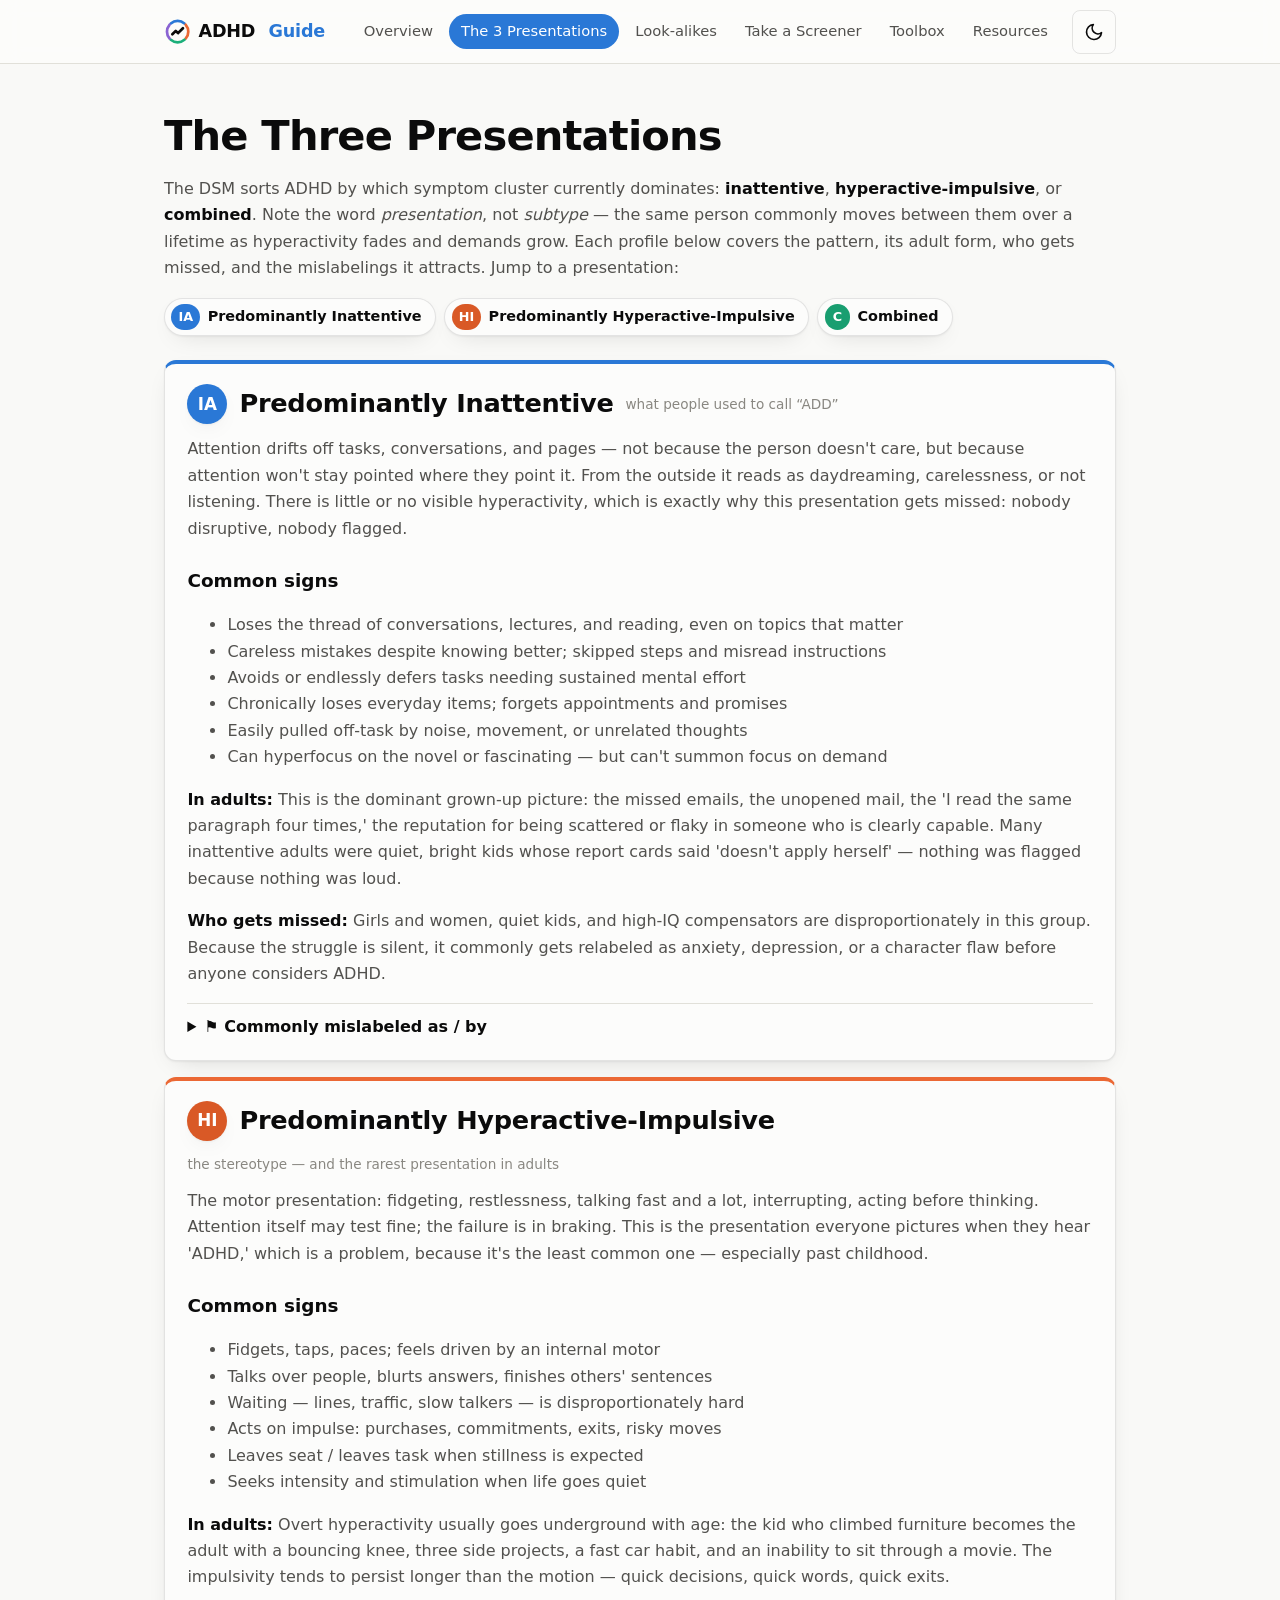
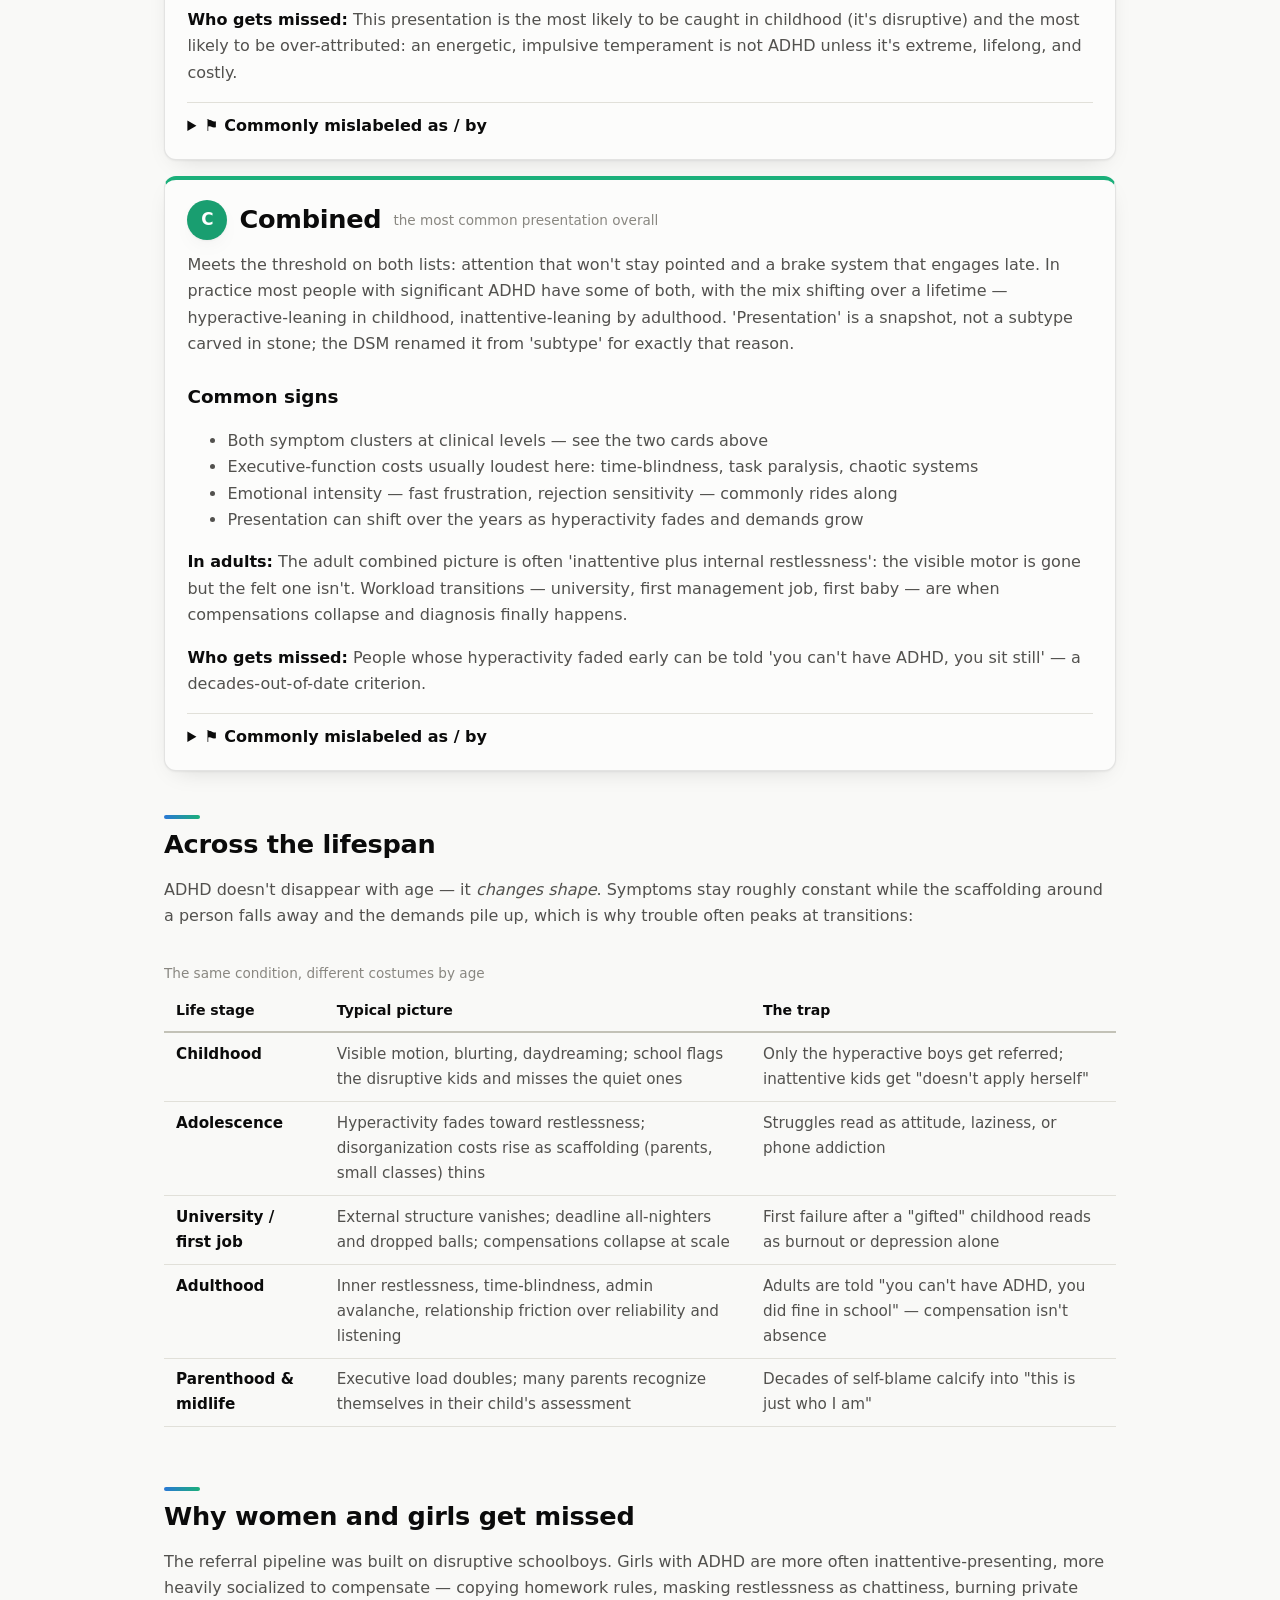
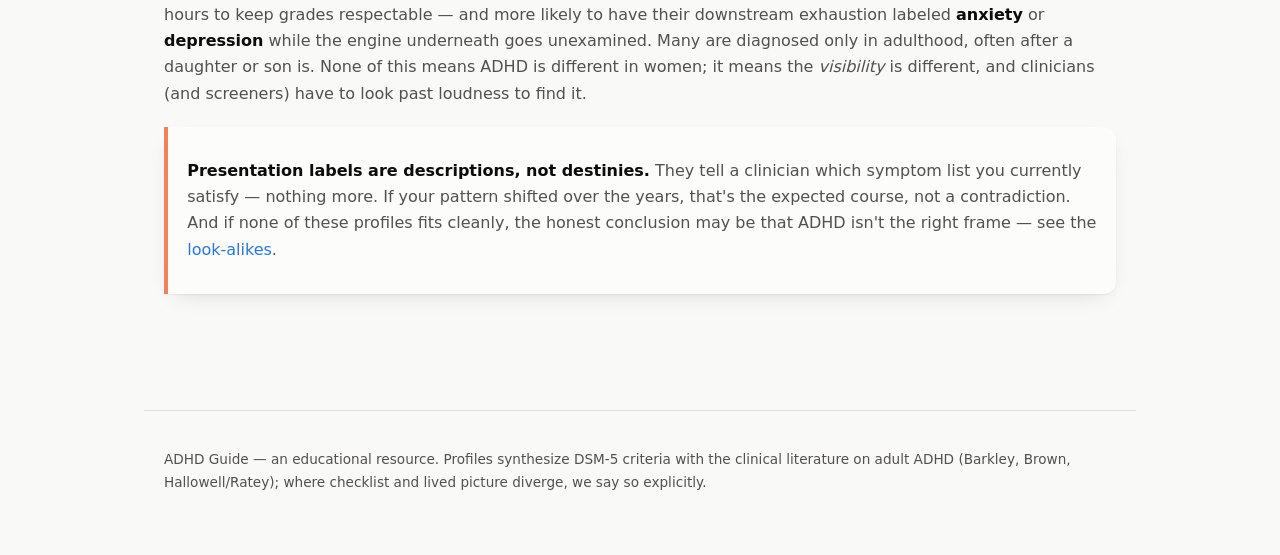
<file: adhd-site/presentations.html>
<!DOCTYPE html>
<html lang="en">
<head>
  <meta charset="utf-8">
  <meta name="viewport" content="width=device-width, initial-scale=1">
  <title>The Three Presentations — ADHD Guide</title>
  <meta name="description" content="Full profiles of ADHD's three presentations — inattentive, hyperactive-impulsive, and combined — plus how ADHD changes across the lifespan and why women and girls get missed.">
  <link rel="icon" href="data:image/svg+xml,%3Csvg xmlns='http://www.w3.org/2000/svg' viewBox='0 0 100 100' fill='none'%3E%3Cpath d='M24.9 20.1A39 39 0 0 1 75.1 20.1' stroke='%232a78d6' stroke-width='9' stroke-linecap='round'/%3E%3Cpath d='M79.9 24.9A39 39 0 0 1 79.9 75.1' stroke='%23eb6834' stroke-width='9' stroke-linecap='round'/%3E%3Cpath d='M75.1 79.9A39 39 0 0 1 24.9 79.9' stroke='%231baf7a' stroke-width='9' stroke-linecap='round'/%3E%3Cpath d='M20.1 75.1A39 39 0 0 1 20.1 24.9' stroke='%238a63d2' stroke-width='9' stroke-linecap='round'/%3E%3Cpath d='M30.6 59.7 43.1 47.2 51.4 55.6 69.4 37.5' stroke='%230b0b0b' stroke-width='9' stroke-linecap='round' stroke-linejoin='round'/%3E%3C/svg%3E">
  <meta name="theme-color" content="#f9f9f7">
  <link rel="apple-touch-icon" href="assets/icon-180.png">
  <meta property="og:type" content="website">
  <meta property="og:site_name" content="ADHD Guide">
  <meta property="og:title" content="The Three Presentations — ADHD Guide">
  <meta property="og:description" content="Full profiles of ADHD's three presentations — inattentive, hyperactive-impulsive, and combined — plus how ADHD changes across the lifespan and why women and girls get missed.">
  <meta property="og:url" content="https://www.adhdofficial.com/adhd-site/presentations.html">
  <meta property="og:image" content="https://www.adhdofficial.com/adhd-site/assets/social-card.png">
  <meta property="og:image:width" content="1200">
  <meta property="og:image:height" content="630">
  <meta property="og:image:alt" content="ADHD Guide logo — a four-color ring around a rising zigzag line">
  <meta name="twitter:card" content="summary_large_image">
  <meta name="twitter:title" content="The Three Presentations — ADHD Guide">
  <meta name="twitter:description" content="Full profiles of ADHD's three presentations — inattentive, hyperactive-impulsive, and combined — plus how ADHD changes across the lifespan and why women and girls get missed.">
  <meta name="twitter:image" content="https://www.adhdofficial.com/adhd-site/assets/social-card.png">
  <script>
    /* Restore the saved theme before first paint; light stays the default. */
    try { if (localStorage.getItem("theme") === "dark") document.documentElement.dataset.theme = "dark"; } catch (e) {}
  </script>
  <link rel="stylesheet" href="css/style.css">
</head>
<body>
  <header class="site">
    <div class="bar">
      <a class="brand" href="index.html"><svg class="logo" viewBox="0 0 100 100" fill="none" aria-hidden="true"><path d="M24.9 20.1A39 39 0 0 1 75.1 20.1" stroke="#2a78d6" stroke-width="10" stroke-linecap="round"/><path d="M79.9 24.9A39 39 0 0 1 79.9 75.1" stroke="#eb6834" stroke-width="10" stroke-linecap="round"/><path d="M75.1 79.9A39 39 0 0 1 24.9 79.9" stroke="#1baf7a" stroke-width="10" stroke-linecap="round"/><path d="M20.1 75.1A39 39 0 0 1 20.1 24.9" stroke="#8a63d2" stroke-width="10" stroke-linecap="round"/><path d="M30.6 59.7 43.1 47.2 51.4 55.6 69.4 37.5" stroke="currentColor" stroke-width="10" stroke-linecap="round" stroke-linejoin="round"/></svg>ADHD&nbsp;<span>Guide</span></a>
      <nav class="main" id="site-nav" aria-label="Main">
        <a href="index.html">Overview</a>
        <a href="presentations.html" aria-current="page">The 3 Presentations</a>
        <a href="lookalikes.html">Look-alikes</a>
        <a href="screeners.html">Take a Screener</a>
        <a href="toolbox.html">Toolbox</a>
        <a href="resources.html">Resources</a>
      </nav>
      <button class="theme-toggle" type="button" aria-pressed="false" aria-label="Toggle dark mode">
        <svg class="moon" viewBox="0 0 24 24" fill="none" stroke="currentColor" stroke-width="2" stroke-linecap="round" stroke-linejoin="round" aria-hidden="true"><path d="M21 12.8A9 9 0 1 1 11.2 3a7 7 0 0 0 9.8 9.8Z"/></svg>
        <svg class="sun" viewBox="0 0 24 24" fill="none" stroke="currentColor" stroke-width="2" stroke-linecap="round" stroke-linejoin="round" aria-hidden="true"><circle cx="12" cy="12" r="4"/><path d="M12 2v2M12 20v2M4.9 4.9l1.4 1.4M17.7 17.7l1.4 1.4M2 12h2M20 12h2M4.9 19.1l1.4-1.4M17.7 6.3l1.4-1.4"/></svg>
      </button>
      <button class="nav-toggle" type="button" aria-expanded="false" aria-controls="site-nav" aria-label="Menu"><span></span><span></span><span></span></button>
    </div>
  </header>

  <main>
    <h1>The Three Presentations</h1>
    <p>
      The DSM sorts ADHD by which symptom cluster currently dominates: <strong>inattentive</strong>,
      <strong>hyperactive-impulsive</strong>, or <strong>combined</strong>. Note the word
      <em>presentation</em>, not <em>subtype</em> — the same person commonly moves between them over
      a lifetime as hyperactivity fades and demands grow. Each profile below covers the pattern, its
      adult form, who gets missed, and the mislabelings it attracts. Jump to a presentation:
    </p>
    <nav id="pres-jump" class="type-jump" aria-label="Jump to presentation"></nav>
    <div id="pres-list"></div>

    <h2 id="lifespan">Across the lifespan</h2>
    <p>
      ADHD doesn't disappear with age — it <em>changes shape</em>. Symptoms stay roughly constant
      while the scaffolding around a person falls away and the demands pile up, which is why
      trouble often peaks at transitions:
    </p>
    <div class="table-scroll">
      <table>
        <caption>The same condition, different costumes by age</caption>
        <thead>
          <tr><th scope="col">Life stage</th><th scope="col">Typical picture</th><th scope="col">The trap</th></tr>
        </thead>
        <tbody>
          <tr><td>Childhood</td><td>Visible motion, blurting, daydreaming; school flags the disruptive kids and misses the quiet ones</td><td>Only the hyperactive boys get referred; inattentive kids get "doesn't apply herself"</td></tr>
          <tr><td>Adolescence</td><td>Hyperactivity fades toward restlessness; disorganization costs rise as scaffolding (parents, small classes) thins</td><td>Struggles read as attitude, laziness, or phone addiction</td></tr>
          <tr><td>University / first job</td><td>External structure vanishes; deadline all-nighters and dropped balls; compensations collapse at scale</td><td>First failure after a "gifted" childhood reads as burnout or depression alone</td></tr>
          <tr><td>Adulthood</td><td>Inner restlessness, time-blindness, admin avalanche, relationship friction over reliability and listening</td><td>Adults are told "you can't have ADHD, you did fine in school" — compensation isn't absence</td></tr>
          <tr><td>Parenthood &amp; midlife</td><td>Executive load doubles; many parents recognize themselves in their child's assessment</td><td>Decades of self-blame calcify into "this is just who I am"</td></tr>
        </tbody>
      </table>
    </div>

    <h2 id="missed">Why women and girls get missed</h2>
    <p>
      The referral pipeline was built on disruptive schoolboys. Girls with ADHD are more often
      inattentive-presenting, more heavily socialized to compensate — copying homework rules,
      masking restlessness as chattiness, burning private hours to keep grades respectable — and more
      likely to have their downstream exhaustion labeled <strong>anxiety</strong> or
      <strong>depression</strong> while the engine underneath goes unexamined. Many are diagnosed
      only in adulthood, often after a daughter or son is. None of this means ADHD is different in
      women; it means the <em>visibility</em> is different, and clinicians (and screeners) have to
      look past loudness to find it.
    </p>

    <div class="callout caution">
      <p><strong>Presentation labels are descriptions, not destinies.</strong> They tell a clinician
      which symptom list you currently satisfy — nothing more. If your pattern shifted over the
      years, that's the expected course, not a contradiction. And if none of these profiles fits
      cleanly, the honest conclusion may be that ADHD isn't the right frame — see the
      <a href="lookalikes.html">look-alikes</a>.</p>
    </div>
  </main>

  <footer class="site">
    <p>ADHD Guide — an educational resource. Profiles synthesize DSM-5 criteria with the clinical
    literature on adult ADHD (Barkley, Brown, Hallowell/Ratey); where checklist and lived picture
    diverge, we say so explicitly.</p>
  </footer>

  <script src="js/nav.js"></script>
  <script src="js/data.js"></script>
  <script>
    (function () {
      const order = ["inattentive", "hyperactive", "combined"];
      const jump = [];
      const wrap = document.getElementById("pres-list");
      order.forEach(function (key) {
        const p = PRESENTATIONS[key];
        jump.push('<a href="#pres-' + key + '"><span class="type-num ' + p.cls + '">' + p.short + '</span>' +
                  p.name + '</a>');

        const sec = document.createElement("section");
        sec.className = "card " + p.cls;
        sec.id = "pres-" + key;
        sec.innerHTML =
          '<div class="type-head">' +
            '<span class="type-num">' + p.short + '</span>' +
            '<h2 style="margin:0">' + p.name + '</h2>' +
            '<span class="quiz-meta">' + p.aka + '</span>' +
          '</div>' +
          '<p style="margin-top:0.75rem">' + p.summary + '</p>' +
          '<h3>Common signs</h3>' +
          '<ul>' + p.signs.map(function (s) { return "<li>" + s + "</li>"; }).join("") + '</ul>' +
          '<p><strong>In adults:</strong> ' + p.adult + '</p>' +
          '<p><strong>Who gets missed:</strong> ' + p.missed + '</p>' +
          '<details class="more">' +
            '<summary>⚑ Commonly mislabeled as / by</summary>' +
            p.mislabels.map(function (m) { return "<p>" + m + "</p>"; }).join("") +
            '<p><a href="lookalikes.html">Full look-alikes guide →</a></p>' +
          '</details>';
        wrap.appendChild(sec);
      });
      document.getElementById("pres-jump").innerHTML = jump.join("");

      // Content is injected after parse, so the browser's native anchor jump
      // fires before the target exists — redo it now that the sections are in.
      if (location.hash) {
        const target = document.getElementById(location.hash.slice(1));
        if (target) target.scrollIntoView({ behavior: "instant", block: "start" });
      }
    })();
  </script>
  <script src="js/personalize.js"></script>
</body>
</html>
</file>
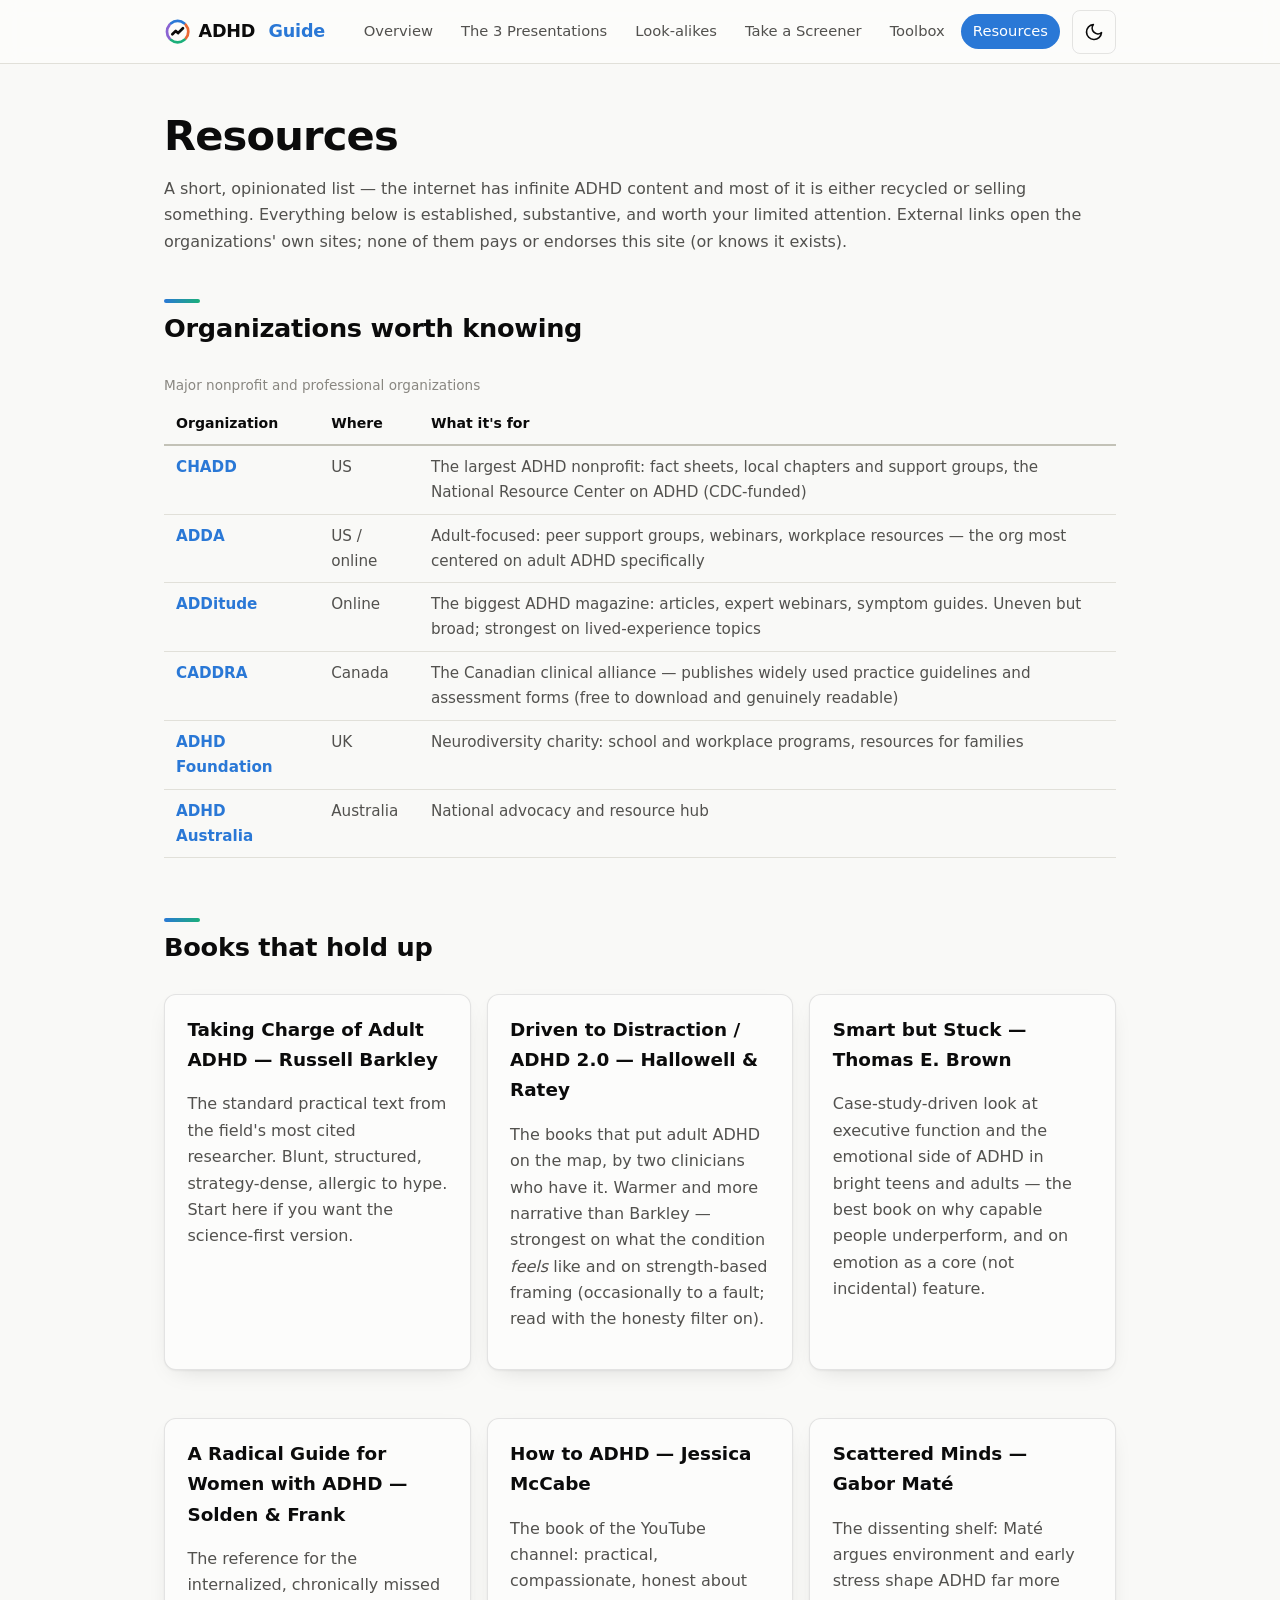
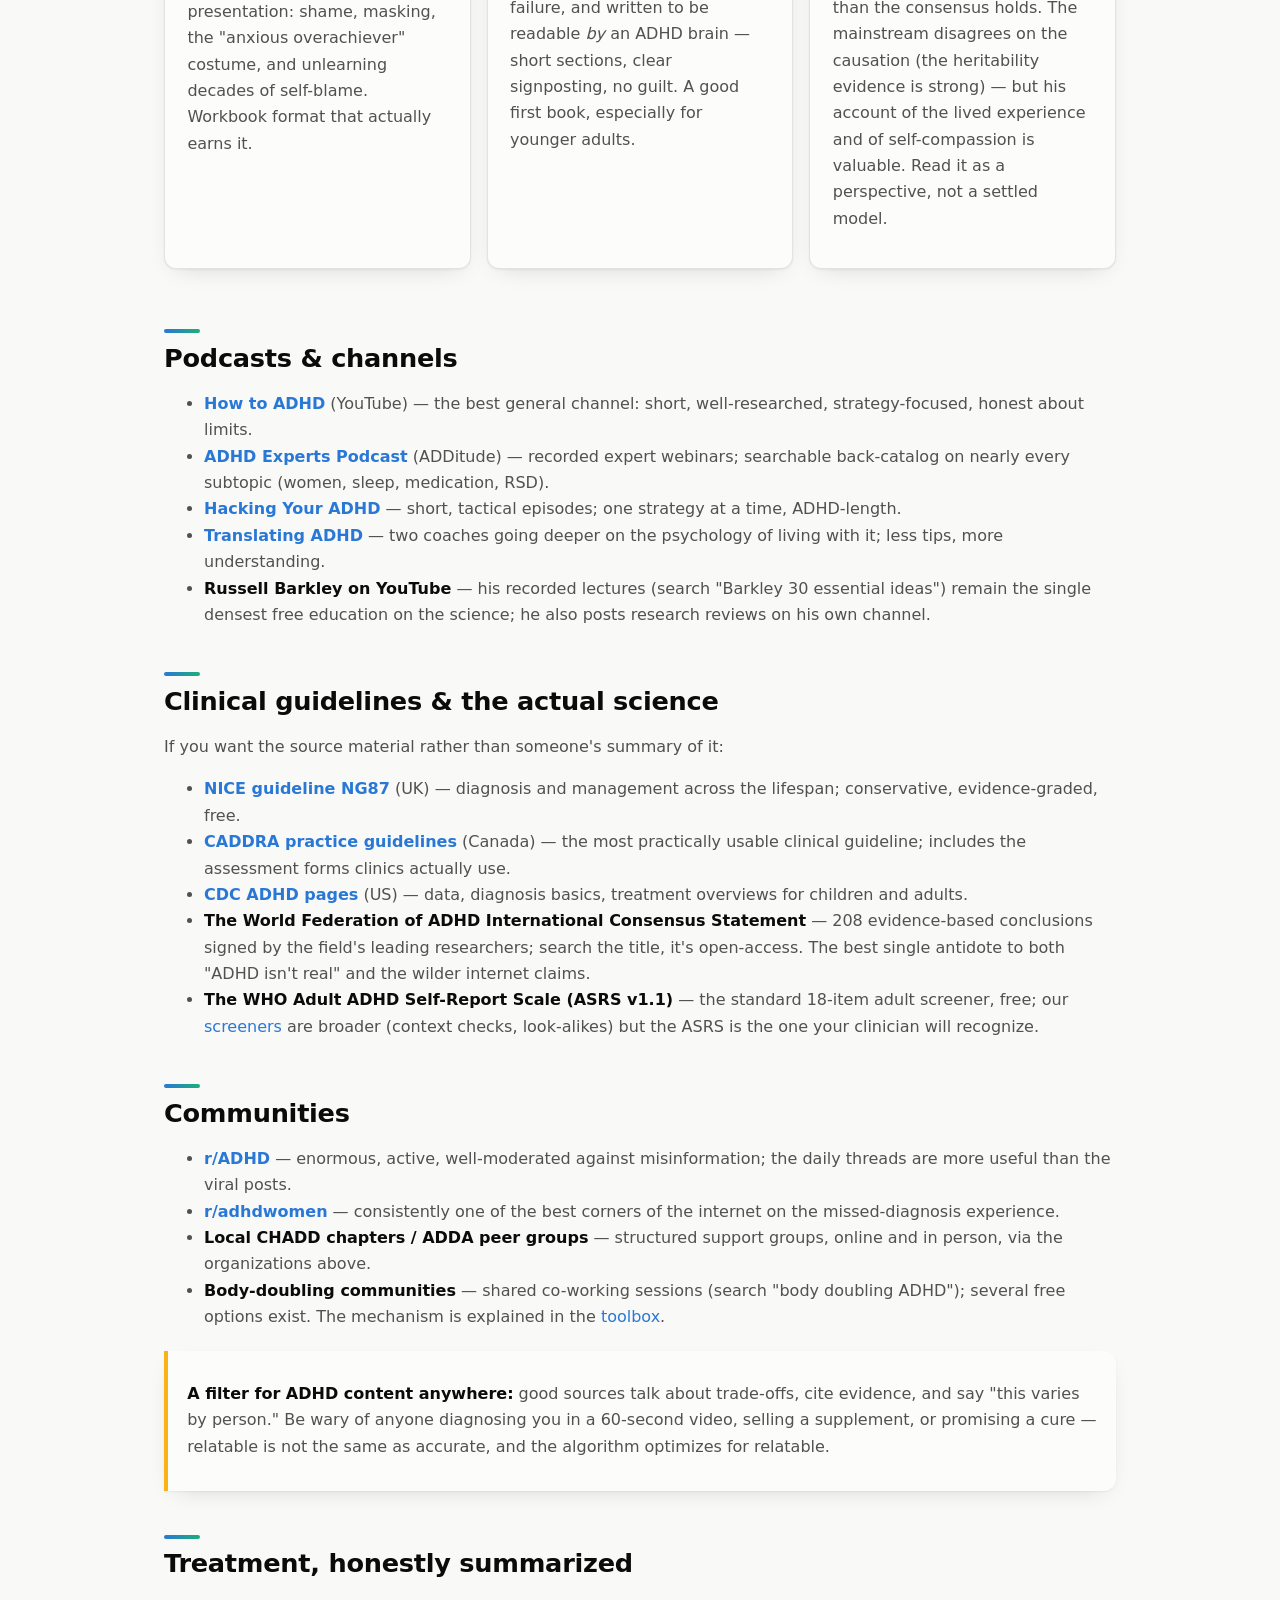
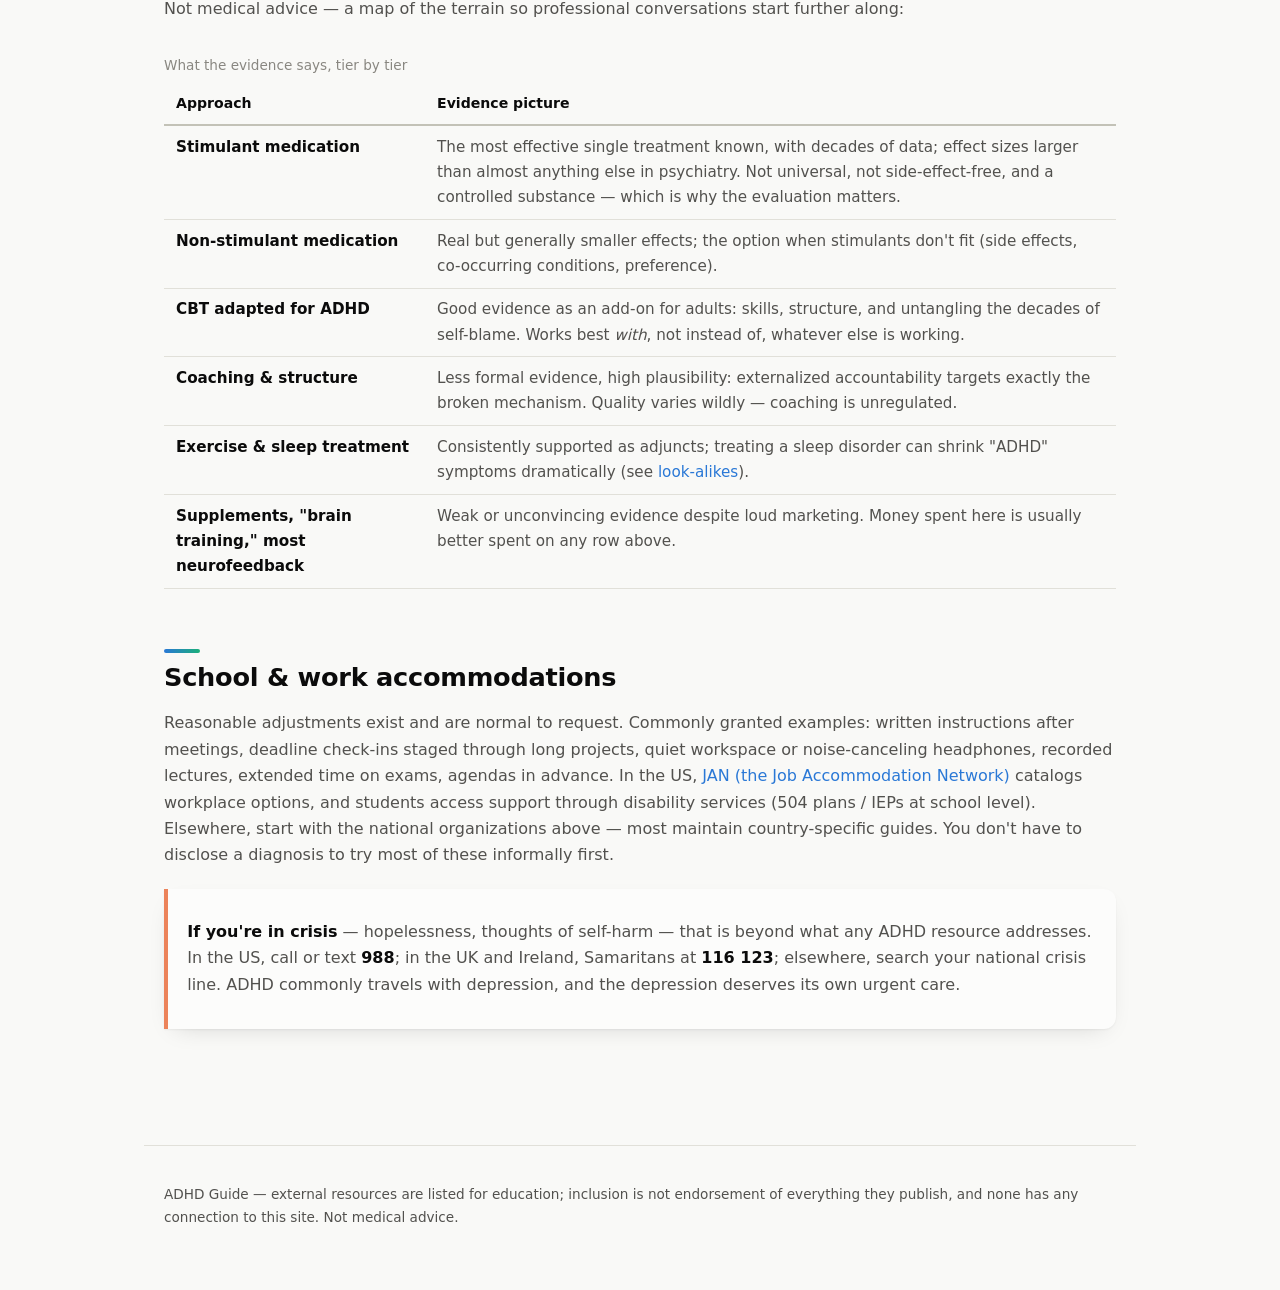
<file: adhd-site/resources.html>
<!DOCTYPE html>
<html lang="en">
<head>
  <meta charset="utf-8">
  <meta name="viewport" content="width=device-width, initial-scale=1">
  <title>Resources — ADHD Guide</title>
  <meta name="description" content="Curated ADHD resources: organizations, books worth reading, podcasts and channels, clinical guidelines, communities, treatment overview, and school/work accommodations.">
  <link rel="icon" href="data:image/svg+xml,%3Csvg xmlns='http://www.w3.org/2000/svg' viewBox='0 0 100 100' fill='none'%3E%3Cpath d='M24.9 20.1A39 39 0 0 1 75.1 20.1' stroke='%232a78d6' stroke-width='9' stroke-linecap='round'/%3E%3Cpath d='M79.9 24.9A39 39 0 0 1 79.9 75.1' stroke='%23eb6834' stroke-width='9' stroke-linecap='round'/%3E%3Cpath d='M75.1 79.9A39 39 0 0 1 24.9 79.9' stroke='%231baf7a' stroke-width='9' stroke-linecap='round'/%3E%3Cpath d='M20.1 75.1A39 39 0 0 1 20.1 24.9' stroke='%238a63d2' stroke-width='9' stroke-linecap='round'/%3E%3Cpath d='M30.6 59.7 43.1 47.2 51.4 55.6 69.4 37.5' stroke='%230b0b0b' stroke-width='9' stroke-linecap='round' stroke-linejoin='round'/%3E%3C/svg%3E">
  <meta name="theme-color" content="#f9f9f7">
  <link rel="apple-touch-icon" href="assets/icon-180.png">
  <meta property="og:type" content="website">
  <meta property="og:site_name" content="ADHD Guide">
  <meta property="og:title" content="Resources — ADHD Guide">
  <meta property="og:description" content="Curated ADHD resources: organizations, books worth reading, podcasts and channels, clinical guidelines, communities, treatment overview, and school/work accommodations.">
  <meta property="og:url" content="https://www.adhdofficial.com/adhd-site/resources.html">
  <meta property="og:image" content="https://www.adhdofficial.com/adhd-site/assets/social-card.png">
  <meta property="og:image:width" content="1200">
  <meta property="og:image:height" content="630">
  <meta property="og:image:alt" content="ADHD Guide logo — a four-color ring around a rising zigzag line">
  <meta name="twitter:card" content="summary_large_image">
  <meta name="twitter:title" content="Resources — ADHD Guide">
  <meta name="twitter:description" content="Curated ADHD resources: organizations, books worth reading, podcasts and channels, clinical guidelines, communities, treatment overview, and school/work accommodations.">
  <meta name="twitter:image" content="https://www.adhdofficial.com/adhd-site/assets/social-card.png">
  <script>
    /* Restore the saved theme before first paint; light stays the default. */
    try { if (localStorage.getItem("theme") === "dark") document.documentElement.dataset.theme = "dark"; } catch (e) {}
  </script>
  <link rel="stylesheet" href="css/style.css">
</head>
<body>
  <header class="site">
    <div class="bar">
      <a class="brand" href="index.html"><svg class="logo" viewBox="0 0 100 100" fill="none" aria-hidden="true"><path d="M24.9 20.1A39 39 0 0 1 75.1 20.1" stroke="#2a78d6" stroke-width="10" stroke-linecap="round"/><path d="M79.9 24.9A39 39 0 0 1 79.9 75.1" stroke="#eb6834" stroke-width="10" stroke-linecap="round"/><path d="M75.1 79.9A39 39 0 0 1 24.9 79.9" stroke="#1baf7a" stroke-width="10" stroke-linecap="round"/><path d="M20.1 75.1A39 39 0 0 1 20.1 24.9" stroke="#8a63d2" stroke-width="10" stroke-linecap="round"/><path d="M30.6 59.7 43.1 47.2 51.4 55.6 69.4 37.5" stroke="currentColor" stroke-width="10" stroke-linecap="round" stroke-linejoin="round"/></svg>ADHD&nbsp;<span>Guide</span></a>
      <nav class="main" id="site-nav" aria-label="Main">
        <a href="index.html">Overview</a>
        <a href="presentations.html">The 3 Presentations</a>
        <a href="lookalikes.html">Look-alikes</a>
        <a href="screeners.html">Take a Screener</a>
        <a href="toolbox.html">Toolbox</a>
        <a href="resources.html" aria-current="page">Resources</a>
      </nav>
      <button class="theme-toggle" type="button" aria-pressed="false" aria-label="Toggle dark mode">
        <svg class="moon" viewBox="0 0 24 24" fill="none" stroke="currentColor" stroke-width="2" stroke-linecap="round" stroke-linejoin="round" aria-hidden="true"><path d="M21 12.8A9 9 0 1 1 11.2 3a7 7 0 0 0 9.8 9.8Z"/></svg>
        <svg class="sun" viewBox="0 0 24 24" fill="none" stroke="currentColor" stroke-width="2" stroke-linecap="round" stroke-linejoin="round" aria-hidden="true"><circle cx="12" cy="12" r="4"/><path d="M12 2v2M12 20v2M4.9 4.9l1.4 1.4M17.7 17.7l1.4 1.4M2 12h2M20 12h2M4.9 19.1l1.4-1.4M17.7 6.3l1.4-1.4"/></svg>
      </button>
      <button class="nav-toggle" type="button" aria-expanded="false" aria-controls="site-nav" aria-label="Menu"><span></span><span></span><span></span></button>
    </div>
  </header>

  <main>
    <h1>Resources</h1>
    <p>
      A short, opinionated list — the internet has infinite ADHD content and most of it is either
      recycled or selling something. Everything below is established, substantive, and worth your
      limited attention. External links open the organizations' own sites; none of them pays or
      endorses this site (or knows it exists).
    </p>

    <h2 id="orgs">Organizations worth knowing</h2>
    <div class="table-scroll">
      <table>
        <caption>Major nonprofit and professional organizations</caption>
        <thead>
          <tr><th scope="col">Organization</th><th scope="col">Where</th><th scope="col">What it's for</th></tr>
        </thead>
        <tbody>
          <tr><td><a href="https://chadd.org" rel="noopener">CHADD</a></td><td>US</td><td>The largest ADHD nonprofit: fact sheets, local chapters and support groups, the National Resource Center on ADHD (CDC-funded)</td></tr>
          <tr><td><a href="https://add.org" rel="noopener">ADDA</a></td><td>US / online</td><td>Adult-focused: peer support groups, webinars, workplace resources — the org most centered on adult ADHD specifically</td></tr>
          <tr><td><a href="https://www.additudemag.com" rel="noopener">ADDitude</a></td><td>Online</td><td>The biggest ADHD magazine: articles, expert webinars, symptom guides. Uneven but broad; strongest on lived-experience topics</td></tr>
          <tr><td><a href="https://www.caddra.ca" rel="noopener">CADDRA</a></td><td>Canada</td><td>The Canadian clinical alliance — publishes widely used practice guidelines and assessment forms (free to download and genuinely readable)</td></tr>
          <tr><td><a href="https://www.adhdfoundation.org.uk" rel="noopener">ADHD Foundation</a></td><td>UK</td><td>Neurodiversity charity: school and workplace programs, resources for families</td></tr>
          <tr><td><a href="https://adhdaustralia.org.au" rel="noopener">ADHD Australia</a></td><td>Australia</td><td>National advocacy and resource hub</td></tr>
        </tbody>
      </table>
    </div>

    <h2 id="books">Books that hold up</h2>
    <div class="grid cols-2">
      <div class="card">
        <h3 style="margin-top:0">Taking Charge of Adult ADHD — Russell Barkley</h3>
        <p>The standard practical text from the field's most cited researcher. Blunt, structured,
        strategy-dense, allergic to hype. Start here if you want the science-first version.</p>
      </div>
      <div class="card">
        <h3 style="margin-top:0">Driven to Distraction / ADHD 2.0 — Hallowell &amp; Ratey</h3>
        <p>The books that put adult ADHD on the map, by two clinicians who have it. Warmer and more
        narrative than Barkley — strongest on what the condition <em>feels</em> like and on
        strength-based framing (occasionally to a fault; read with the honesty filter on).</p>
      </div>
      <div class="card">
        <h3 style="margin-top:0">Smart but Stuck — Thomas E. Brown</h3>
        <p>Case-study-driven look at executive function and the emotional side of ADHD in bright
        teens and adults — the best book on why capable people underperform, and on emotion as a
        core (not incidental) feature.</p>
      </div>
      <div class="card">
        <h3 style="margin-top:0">A Radical Guide for Women with ADHD — Solden &amp; Frank</h3>
        <p>The reference for the internalized, chronically missed presentation: shame,
        masking, the "anxious overachiever" costume, and unlearning decades of self-blame. Workbook
        format that actually earns it.</p>
      </div>
      <div class="card">
        <h3 style="margin-top:0">How to ADHD — Jessica McCabe</h3>
        <p>The book of the YouTube channel: practical, compassionate, honest about failure, and
        written to be readable <em>by</em> an ADHD brain — short sections, clear signposting, no
        guilt. A good first book, especially for younger adults.</p>
      </div>
      <div class="card">
        <h3 style="margin-top:0">Scattered Minds — Gabor Maté</h3>
        <p>The dissenting shelf: Maté argues environment and early stress shape ADHD far more than
        the consensus holds. The mainstream disagrees on the causation (the heritability evidence is
        strong) — but his account of the lived experience and of self-compassion is valuable. Read
        it as a perspective, not a settled model.</p>
      </div>
    </div>

    <h2 id="media">Podcasts &amp; channels</h2>
    <ul>
      <li><strong><a href="https://www.youtube.com/@HowtoADHD" rel="noopener">How to ADHD</a></strong> (YouTube) — the best general channel: short, well-researched, strategy-focused, honest about limits.</li>
      <li><strong><a href="https://www.additudemag.com/adhd-podcasts/" rel="noopener">ADHD Experts Podcast</a></strong> (ADDitude) — recorded expert webinars; searchable back-catalog on nearly every subtopic (women, sleep, medication, RSD).</li>
      <li><strong><a href="https://www.hackingyouradhd.com" rel="noopener">Hacking Your ADHD</a></strong> — short, tactical episodes; one strategy at a time, ADHD-length.</li>
      <li><strong><a href="https://www.translatingadhd.com" rel="noopener">Translating ADHD</a></strong> — two coaches going deeper on the psychology of living with it; less tips, more understanding.</li>
      <li><strong>Russell Barkley on YouTube</strong> — his recorded lectures (search "Barkley 30 essential ideas") remain the single densest free education on the science; he also posts research reviews on his own channel.</li>
    </ul>

    <h2 id="guidelines">Clinical guidelines &amp; the actual science</h2>
    <p>If you want the source material rather than someone's summary of it:</p>
    <ul>
      <li><strong><a href="https://www.nice.org.uk/guidance/ng87" rel="noopener">NICE guideline NG87</a></strong> (UK) — diagnosis and management across the lifespan; conservative, evidence-graded, free.</li>
      <li><strong><a href="https://www.caddra.ca/practice-guidelines/" rel="noopener">CADDRA practice guidelines</a></strong> (Canada) — the most practically usable clinical guideline; includes the assessment forms clinics actually use.</li>
      <li><strong><a href="https://www.cdc.gov/adhd/" rel="noopener">CDC ADHD pages</a></strong> (US) — data, diagnosis basics, treatment overviews for children and adults.</li>
      <li><strong>The World Federation of ADHD International Consensus Statement</strong> — 208 evidence-based conclusions signed by the field's leading researchers; search the title, it's open-access. The best single antidote to both "ADHD isn't real" and the wilder internet claims.</li>
      <li><strong>The WHO Adult ADHD Self-Report Scale (ASRS v1.1)</strong> — the standard 18-item adult screener, free; our <a href="screeners.html">screeners</a> are broader (context checks, look-alikes) but the ASRS is the one your clinician will recognize.</li>
    </ul>

    <h2 id="communities">Communities</h2>
    <ul>
      <li><strong><a href="https://www.reddit.com/r/ADHD/" rel="noopener">r/ADHD</a></strong> — enormous, active, well-moderated against misinformation; the daily threads are more useful than the viral posts.</li>
      <li><strong><a href="https://www.reddit.com/r/adhdwomen/" rel="noopener">r/adhdwomen</a></strong> — consistently one of the best corners of the internet on the missed-diagnosis experience.</li>
      <li><strong>Local CHADD chapters / ADDA peer groups</strong> — structured support groups, online and in person, via the organizations above.</li>
      <li><strong>Body-doubling communities</strong> — shared co-working sessions (search "body doubling ADHD"); several free options exist. The mechanism is explained in the <a href="toolbox.html#strategies">toolbox</a>.</li>
    </ul>
    <div class="callout flag">
      <p><strong>A filter for ADHD content anywhere:</strong> good sources talk about trade-offs,
      cite evidence, and say "this varies by person." Be wary of anyone diagnosing you in a
      60-second video, selling a supplement, or promising a cure — relatable is not the same as
      accurate, and the algorithm optimizes for relatable.</p>
    </div>

    <h2 id="treatment">Treatment, honestly summarized</h2>
    <p>Not medical advice — a map of the terrain so professional conversations start further along:</p>
    <div class="table-scroll">
      <table>
        <caption>What the evidence says, tier by tier</caption>
        <thead>
          <tr><th scope="col">Approach</th><th scope="col">Evidence picture</th></tr>
        </thead>
        <tbody>
          <tr><td>Stimulant medication</td><td>The most effective single treatment known, with decades of data; effect sizes larger than almost anything else in psychiatry. Not universal, not side-effect-free, and a controlled substance — which is why the evaluation matters.</td></tr>
          <tr><td>Non-stimulant medication</td><td>Real but generally smaller effects; the option when stimulants don't fit (side effects, co-occurring conditions, preference).</td></tr>
          <tr><td>CBT adapted for ADHD</td><td>Good evidence as an add-on for adults: skills, structure, and untangling the decades of self-blame. Works best <em>with</em>, not instead of, whatever else is working.</td></tr>
          <tr><td>Coaching &amp; structure</td><td>Less formal evidence, high plausibility: externalized accountability targets exactly the broken mechanism. Quality varies wildly — coaching is unregulated.</td></tr>
          <tr><td>Exercise &amp; sleep treatment</td><td>Consistently supported as adjuncts; treating a sleep disorder can shrink "ADHD" symptoms dramatically (see <a href="lookalikes.html">look-alikes</a>).</td></tr>
          <tr><td>Supplements, "brain training," most neurofeedback</td><td>Weak or unconvincing evidence despite loud marketing. Money spent here is usually better spent on any row above.</td></tr>
        </tbody>
      </table>
    </div>

    <h2 id="accommodations">School &amp; work accommodations</h2>
    <p>
      Reasonable adjustments exist and are normal to request. Commonly granted examples: written
      instructions after meetings, deadline check-ins staged through long projects, quiet workspace
      or noise-canceling headphones, recorded lectures, extended time on exams, agendas in advance.
      In the US, <a href="https://askjan.org" rel="noopener">JAN (the Job Accommodation Network)</a>
      catalogs workplace options, and students access support through disability services (504
      plans / IEPs at school level). Elsewhere, start with the national organizations above — most
      maintain country-specific guides. You don't have to disclose a diagnosis to try most of these
      informally first.
    </p>

    <div class="callout caution">
      <p><strong>If you're in crisis</strong> — hopelessness, thoughts of self-harm — that is
      beyond what any ADHD resource addresses. In the US, call or text <strong>988</strong>; in the
      UK and Ireland, Samaritans at <strong>116 123</strong>; elsewhere, search your national
      crisis line. ADHD commonly travels with depression, and the depression deserves its own
      urgent care.</p>
    </div>
  </main>

  <footer class="site">
    <p>ADHD Guide — external resources are listed for education; inclusion is not endorsement of
    everything they publish, and none has any connection to this site. Not medical advice.</p>
  </footer>

  <script src="js/nav.js"></script>
</body>
</html>
</file>
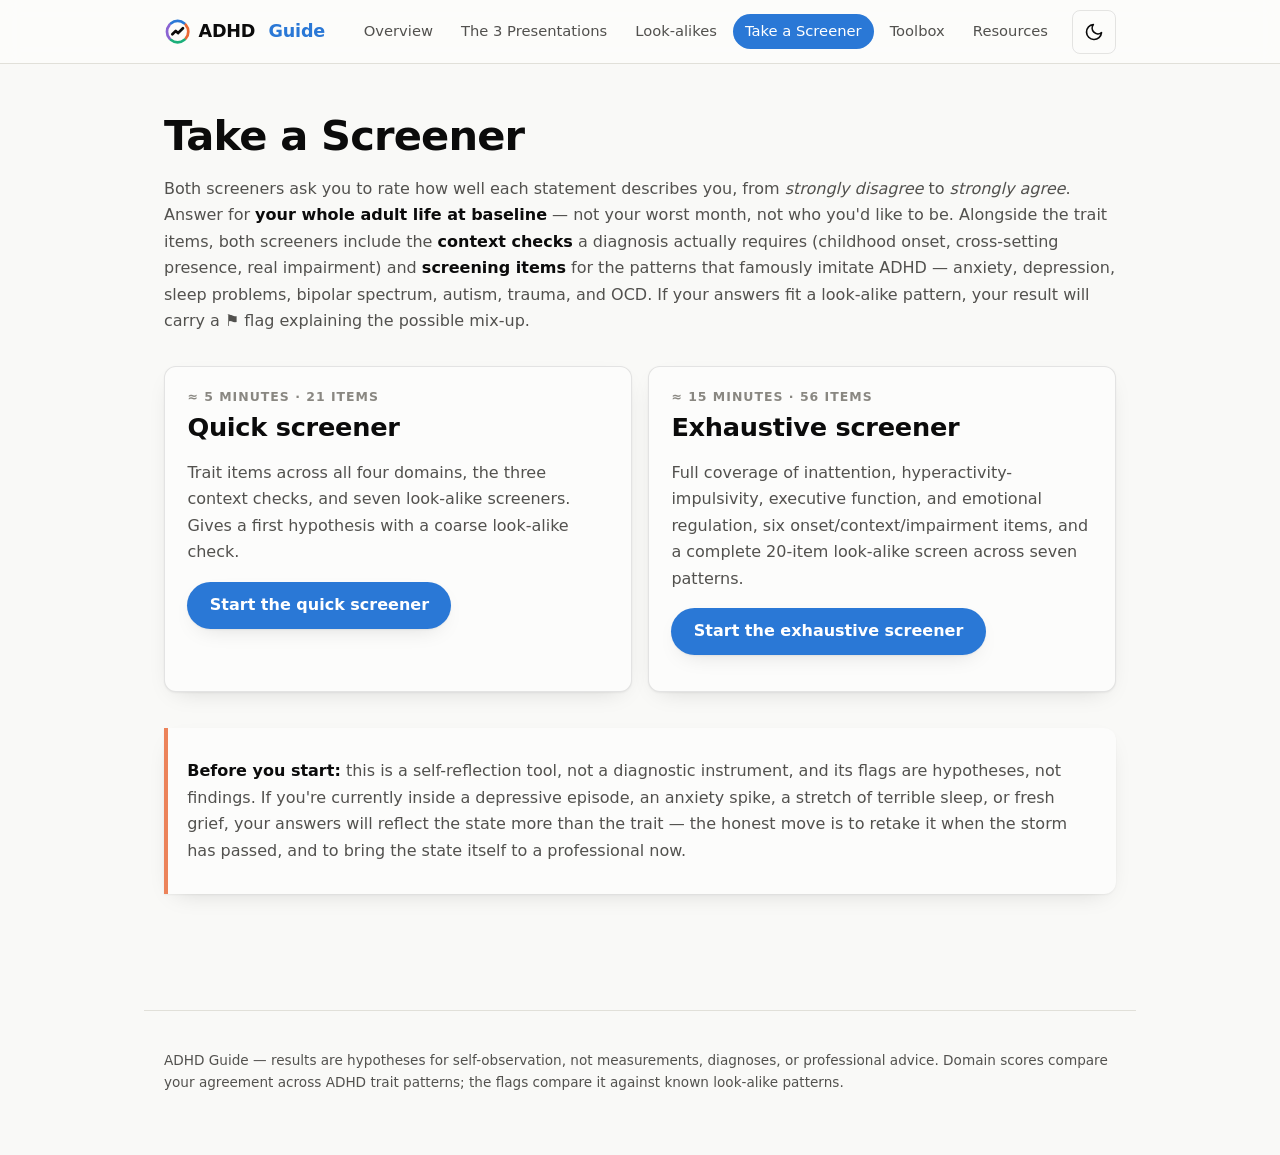
<file: adhd-site/screeners.html>
<!DOCTYPE html>
<html lang="en">
<head>
  <meta charset="utf-8">
  <meta name="viewport" content="width=device-width, initial-scale=1">
  <title>ADHD Screeners — ADHD Guide</title>
  <meta name="description" content="Two ADHD self-screeners — a 21-item quick screen and a 56-item exhaustive screen — that check childhood onset, cross-context presence, and the look-alikes (anxiety, depression, sleep, bipolar, autism, trauma, OCD).">
  <link rel="icon" href="data:image/svg+xml,%3Csvg xmlns='http://www.w3.org/2000/svg' viewBox='0 0 100 100' fill='none'%3E%3Cpath d='M24.9 20.1A39 39 0 0 1 75.1 20.1' stroke='%232a78d6' stroke-width='9' stroke-linecap='round'/%3E%3Cpath d='M79.9 24.9A39 39 0 0 1 79.9 75.1' stroke='%23eb6834' stroke-width='9' stroke-linecap='round'/%3E%3Cpath d='M75.1 79.9A39 39 0 0 1 24.9 79.9' stroke='%231baf7a' stroke-width='9' stroke-linecap='round'/%3E%3Cpath d='M20.1 75.1A39 39 0 0 1 20.1 24.9' stroke='%238a63d2' stroke-width='9' stroke-linecap='round'/%3E%3Cpath d='M30.6 59.7 43.1 47.2 51.4 55.6 69.4 37.5' stroke='%230b0b0b' stroke-width='9' stroke-linecap='round' stroke-linejoin='round'/%3E%3C/svg%3E">
  <meta name="theme-color" content="#f9f9f7">
  <link rel="apple-touch-icon" href="assets/icon-180.png">
  <meta property="og:type" content="website">
  <meta property="og:site_name" content="ADHD Guide">
  <meta property="og:title" content="ADHD Screeners — ADHD Guide">
  <meta property="og:description" content="Two ADHD self-screeners — a 21-item quick screen and a 56-item exhaustive screen — that check childhood onset, cross-context presence, and the look-alikes (anxiety, depression, sleep, bipolar, autism, trauma, OCD).">
  <meta property="og:url" content="https://www.adhdofficial.com/adhd-site/screeners.html">
  <meta property="og:image" content="https://www.adhdofficial.com/adhd-site/assets/social-card.png">
  <meta property="og:image:width" content="1200">
  <meta property="og:image:height" content="630">
  <meta property="og:image:alt" content="ADHD Guide logo — a four-color ring around a rising zigzag line">
  <meta name="twitter:card" content="summary_large_image">
  <meta name="twitter:title" content="ADHD Screeners — ADHD Guide">
  <meta name="twitter:description" content="Two ADHD self-screeners — a 21-item quick screen and a 56-item exhaustive screen — that check childhood onset, cross-context presence, and the look-alikes (anxiety, depression, sleep, bipolar, autism, trauma, OCD).">
  <meta name="twitter:image" content="https://www.adhdofficial.com/adhd-site/assets/social-card.png">
  <script>
    /* Restore the saved theme before first paint; light stays the default. */
    try { if (localStorage.getItem("theme") === "dark") document.documentElement.dataset.theme = "dark"; } catch (e) {}
  </script>
  <link rel="stylesheet" href="css/style.css">
</head>
<body>
  <header class="site">
    <div class="bar">
      <a class="brand" href="index.html"><svg class="logo" viewBox="0 0 100 100" fill="none" aria-hidden="true"><path d="M24.9 20.1A39 39 0 0 1 75.1 20.1" stroke="#2a78d6" stroke-width="10" stroke-linecap="round"/><path d="M79.9 24.9A39 39 0 0 1 79.9 75.1" stroke="#eb6834" stroke-width="10" stroke-linecap="round"/><path d="M75.1 79.9A39 39 0 0 1 24.9 79.9" stroke="#1baf7a" stroke-width="10" stroke-linecap="round"/><path d="M20.1 75.1A39 39 0 0 1 20.1 24.9" stroke="#8a63d2" stroke-width="10" stroke-linecap="round"/><path d="M30.6 59.7 43.1 47.2 51.4 55.6 69.4 37.5" stroke="currentColor" stroke-width="10" stroke-linecap="round" stroke-linejoin="round"/></svg>ADHD&nbsp;<span>Guide</span></a>
      <nav class="main" id="site-nav" aria-label="Main">
        <a href="index.html">Overview</a>
        <a href="presentations.html">The 3 Presentations</a>
        <a href="lookalikes.html">Look-alikes</a>
        <a href="screeners.html" aria-current="page">Take a Screener</a>
        <a href="toolbox.html">Toolbox</a>
        <a href="resources.html">Resources</a>
      </nav>
      <button class="theme-toggle" type="button" aria-pressed="false" aria-label="Toggle dark mode">
        <svg class="moon" viewBox="0 0 24 24" fill="none" stroke="currentColor" stroke-width="2" stroke-linecap="round" stroke-linejoin="round" aria-hidden="true"><path d="M21 12.8A9 9 0 1 1 11.2 3a7 7 0 0 0 9.8 9.8Z"/></svg>
        <svg class="sun" viewBox="0 0 24 24" fill="none" stroke="currentColor" stroke-width="2" stroke-linecap="round" stroke-linejoin="round" aria-hidden="true"><circle cx="12" cy="12" r="4"/><path d="M12 2v2M12 20v2M4.9 4.9l1.4 1.4M17.7 17.7l1.4 1.4M2 12h2M20 12h2M4.9 19.1l1.4-1.4M17.7 6.3l1.4-1.4"/></svg>
      </button>
      <button class="nav-toggle" type="button" aria-expanded="false" aria-controls="site-nav" aria-label="Menu"><span></span><span></span><span></span></button>
    </div>
  </header>

  <main>
    <section id="chooser">
      <h1>Take a Screener</h1>
      <p>
        Both screeners ask you to rate how well each statement describes you, from <em>strongly
        disagree</em> to <em>strongly agree</em>. Answer for <strong>your whole adult life at
        baseline</strong> — not your worst month, not who you'd like to be. Alongside the trait items, both screeners include the
        <strong>context checks</strong> a diagnosis actually requires (childhood onset,
        cross-setting presence, real impairment) and <strong>screening items</strong> for the
        patterns that famously imitate ADHD — anxiety, depression, sleep problems, bipolar spectrum,
        autism, trauma, and OCD. If your answers fit a look-alike pattern, your result will carry a
        ⚑ flag explaining the possible mix-up.
      </p>

      <div class="grid cols-2">
        <div class="card" id="short">
          <p class="kicker">≈ 5 minutes · 21 items</p>
          <h2 style="margin:0.25rem 0">Quick screener</h2>
          <p>Trait items across all four domains, the three context checks, and seven look-alike
          screeners. Gives a first hypothesis with a coarse look-alike check.</p>
          <p><button class="btn" id="start-short" type="button">Start the quick screener</button></p>
        </div>
        <div class="card" id="full">
          <p class="kicker">≈ 15 minutes · 56 items</p>
          <h2 style="margin:0.25rem 0">Exhaustive screener</h2>
          <p>Full coverage of inattention, hyperactivity-impulsivity, executive function, and
          emotional regulation, six onset/context/impairment items, and a complete 20-item
          look-alike screen across seven patterns.</p>
          <p><button class="btn" id="start-full" type="button">Start the exhaustive screener</button></p>
        </div>
      </div>

      <div class="callout caution">
        <p><strong>Before you start:</strong> this is a self-reflection tool, not a diagnostic
        instrument, and its flags are hypotheses, not findings. If you're currently inside a
        depressive episode, an anxiety spike, a stretch of terrible sleep, or fresh grief, your
        answers will reflect the state more than the trait — the honest move is to retake it when
        the storm has passed, and to bring the state itself to a professional now.</p>
      </div>
    </section>

    <section id="quiz" hidden>
      <p class="quiz-meta" id="q-count"></p>
      <div class="quiz-progress"><div id="progress-fill" style="width:0%"></div></div>
      <p class="q-text" id="q-text"></p>
      <div class="likert" id="likert" role="group" aria-label="Answer options"></div>
      <div class="quiz-nav">
        <button class="btn ghost" id="btn-back" type="button">← Back</button>
        <span class="quiz-meta">Selecting an answer advances automatically.</span>
      </div>
    </section>

    <section id="results" hidden>
      <div class="card" id="results-body"></div>
    </section>
  </main>

  <footer class="site">
    <p>ADHD Guide — results are hypotheses for self-observation, not measurements, diagnoses, or
    professional advice. Domain scores compare your agreement across ADHD trait patterns; the
    flags compare it against known look-alike patterns.</p>
  </footer>

  <script src="js/nav.js"></script>
  <script src="js/data.js"></script>
  <script src="js/questions.js"></script>
  <script src="js/quiz.js"></script>
</body>
</html>
</file>
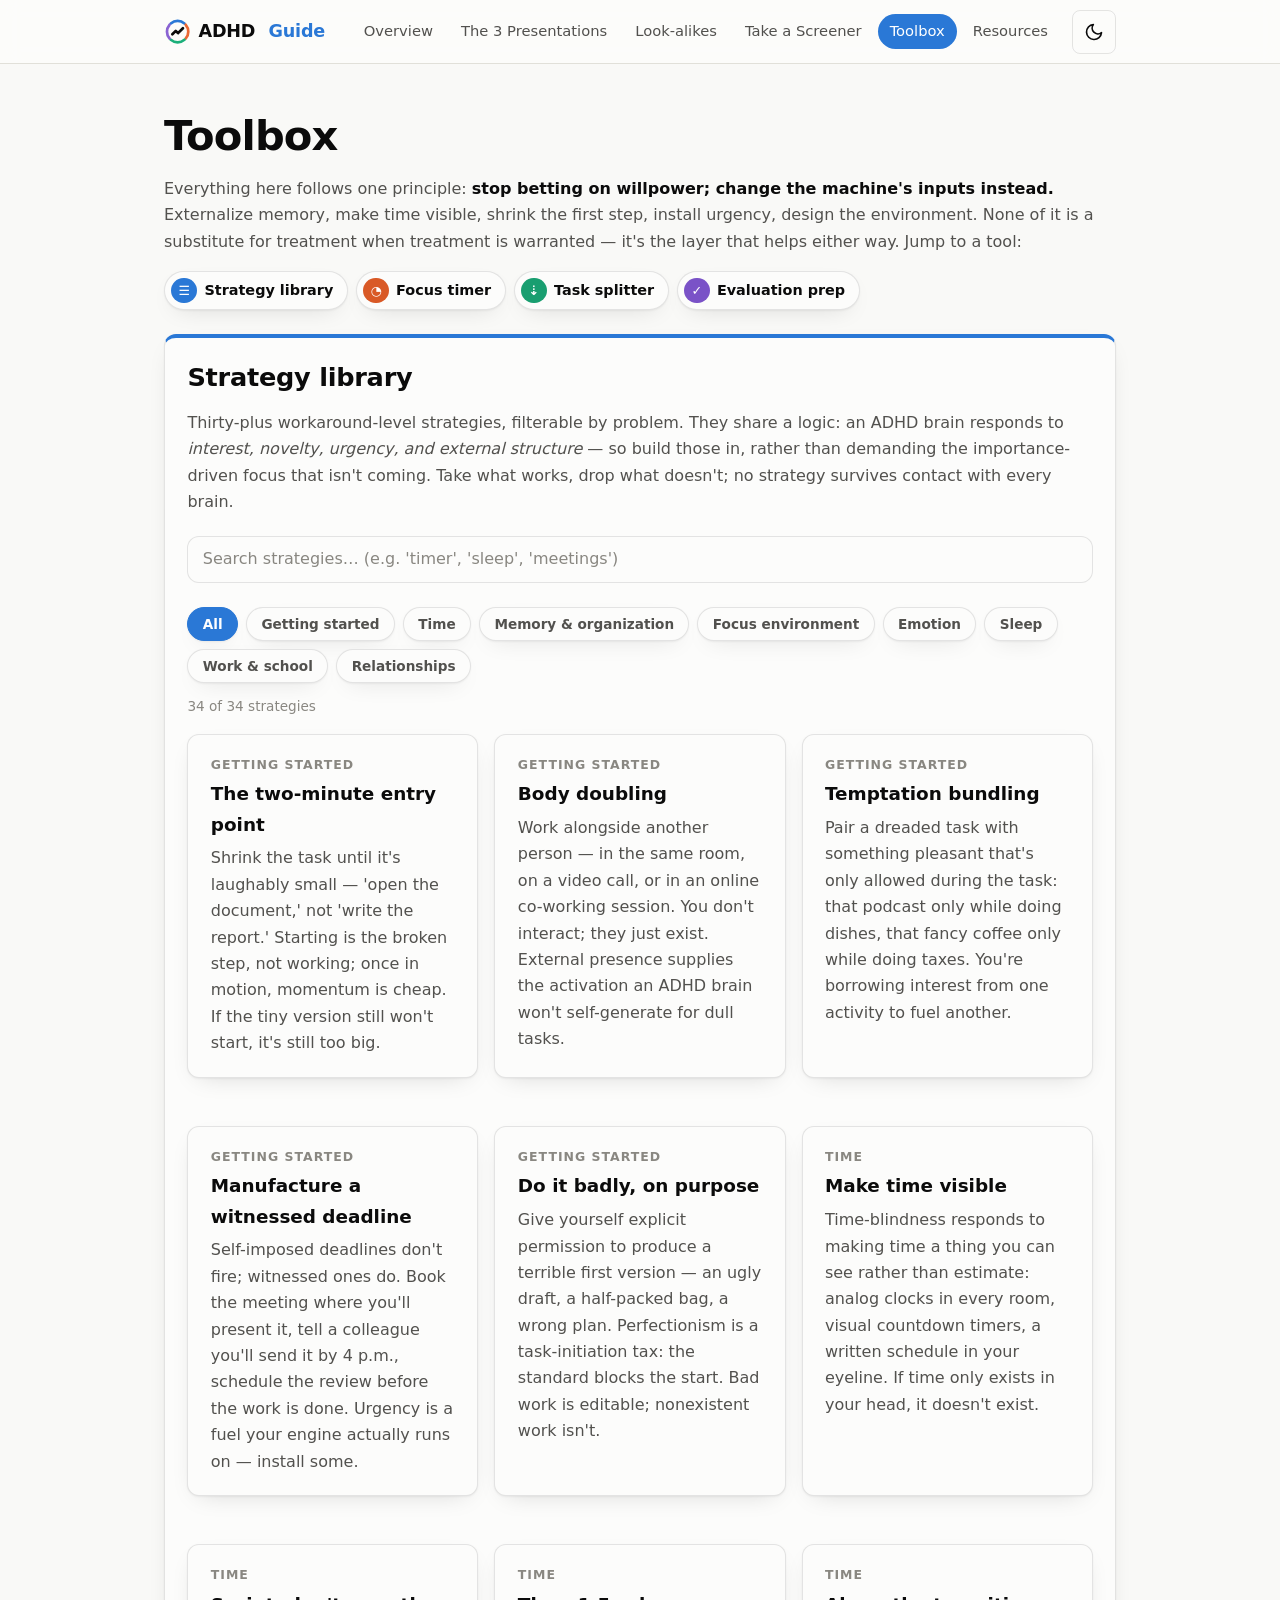
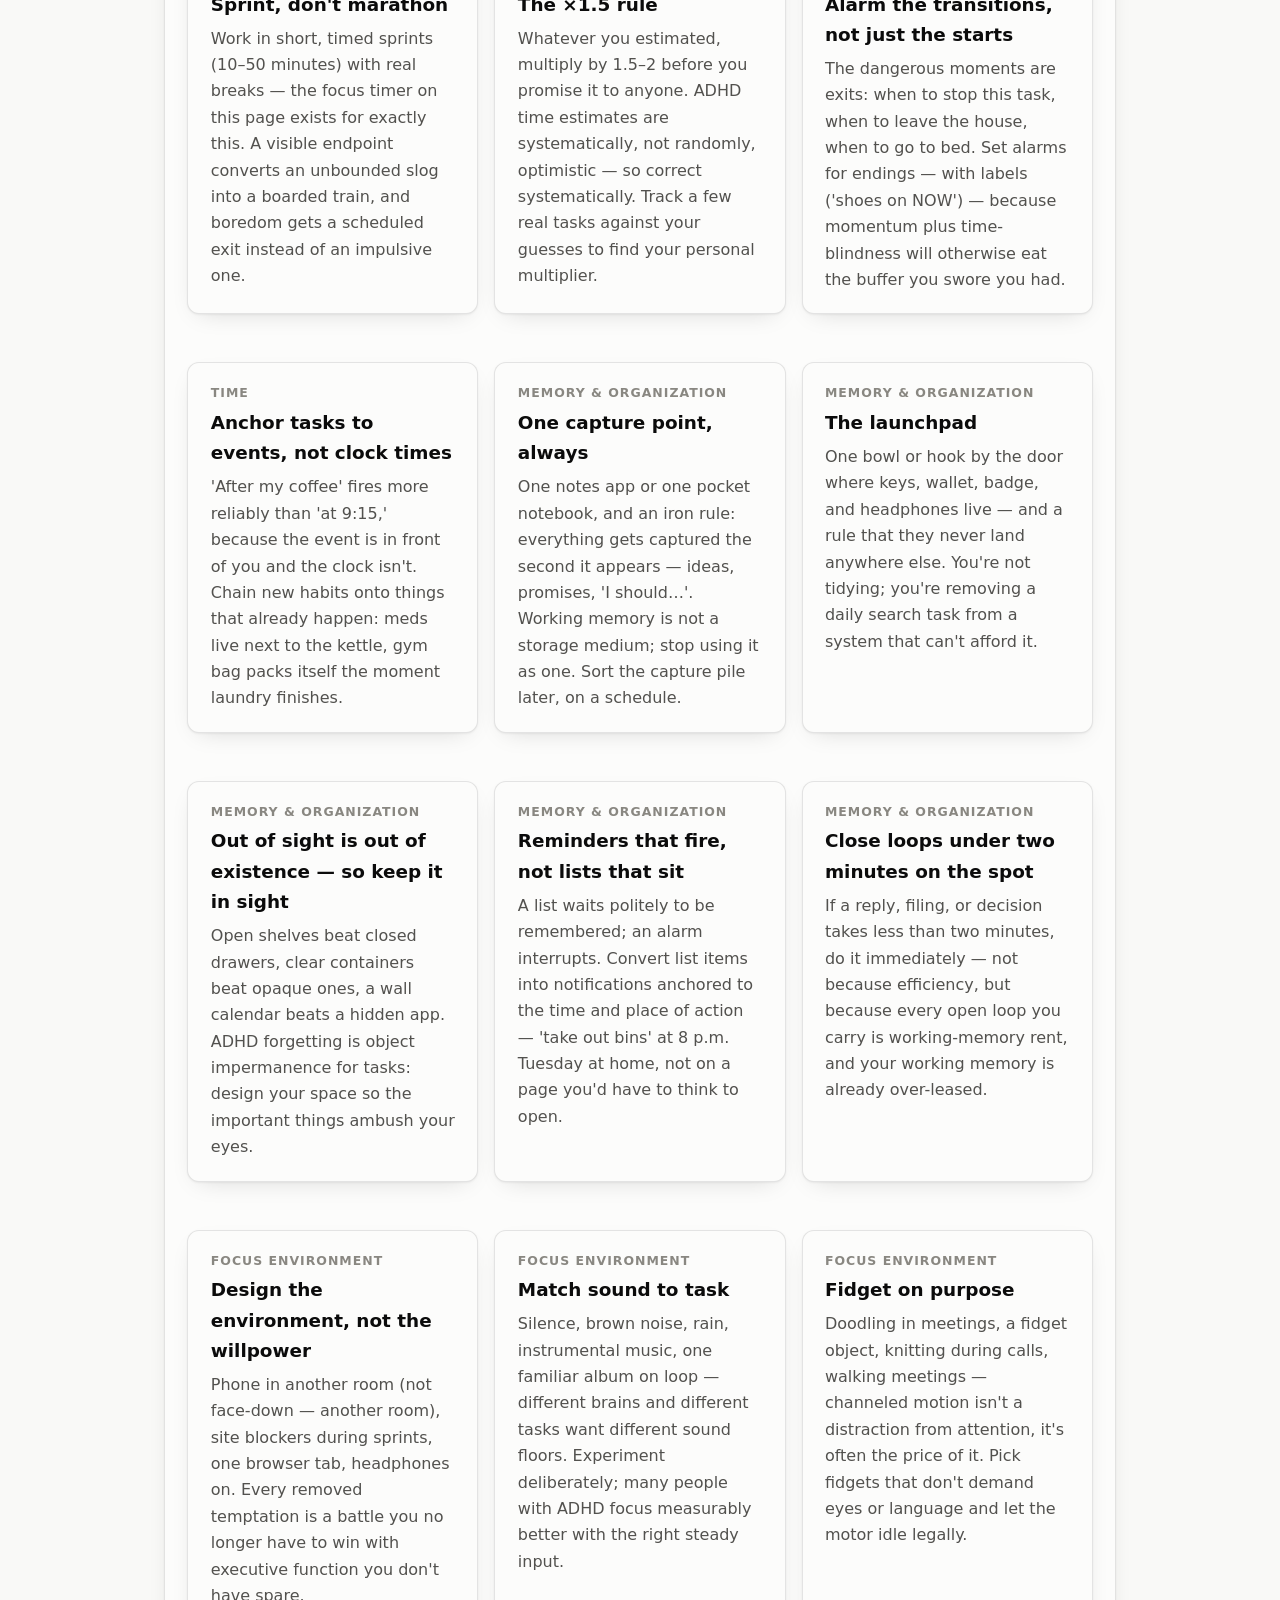
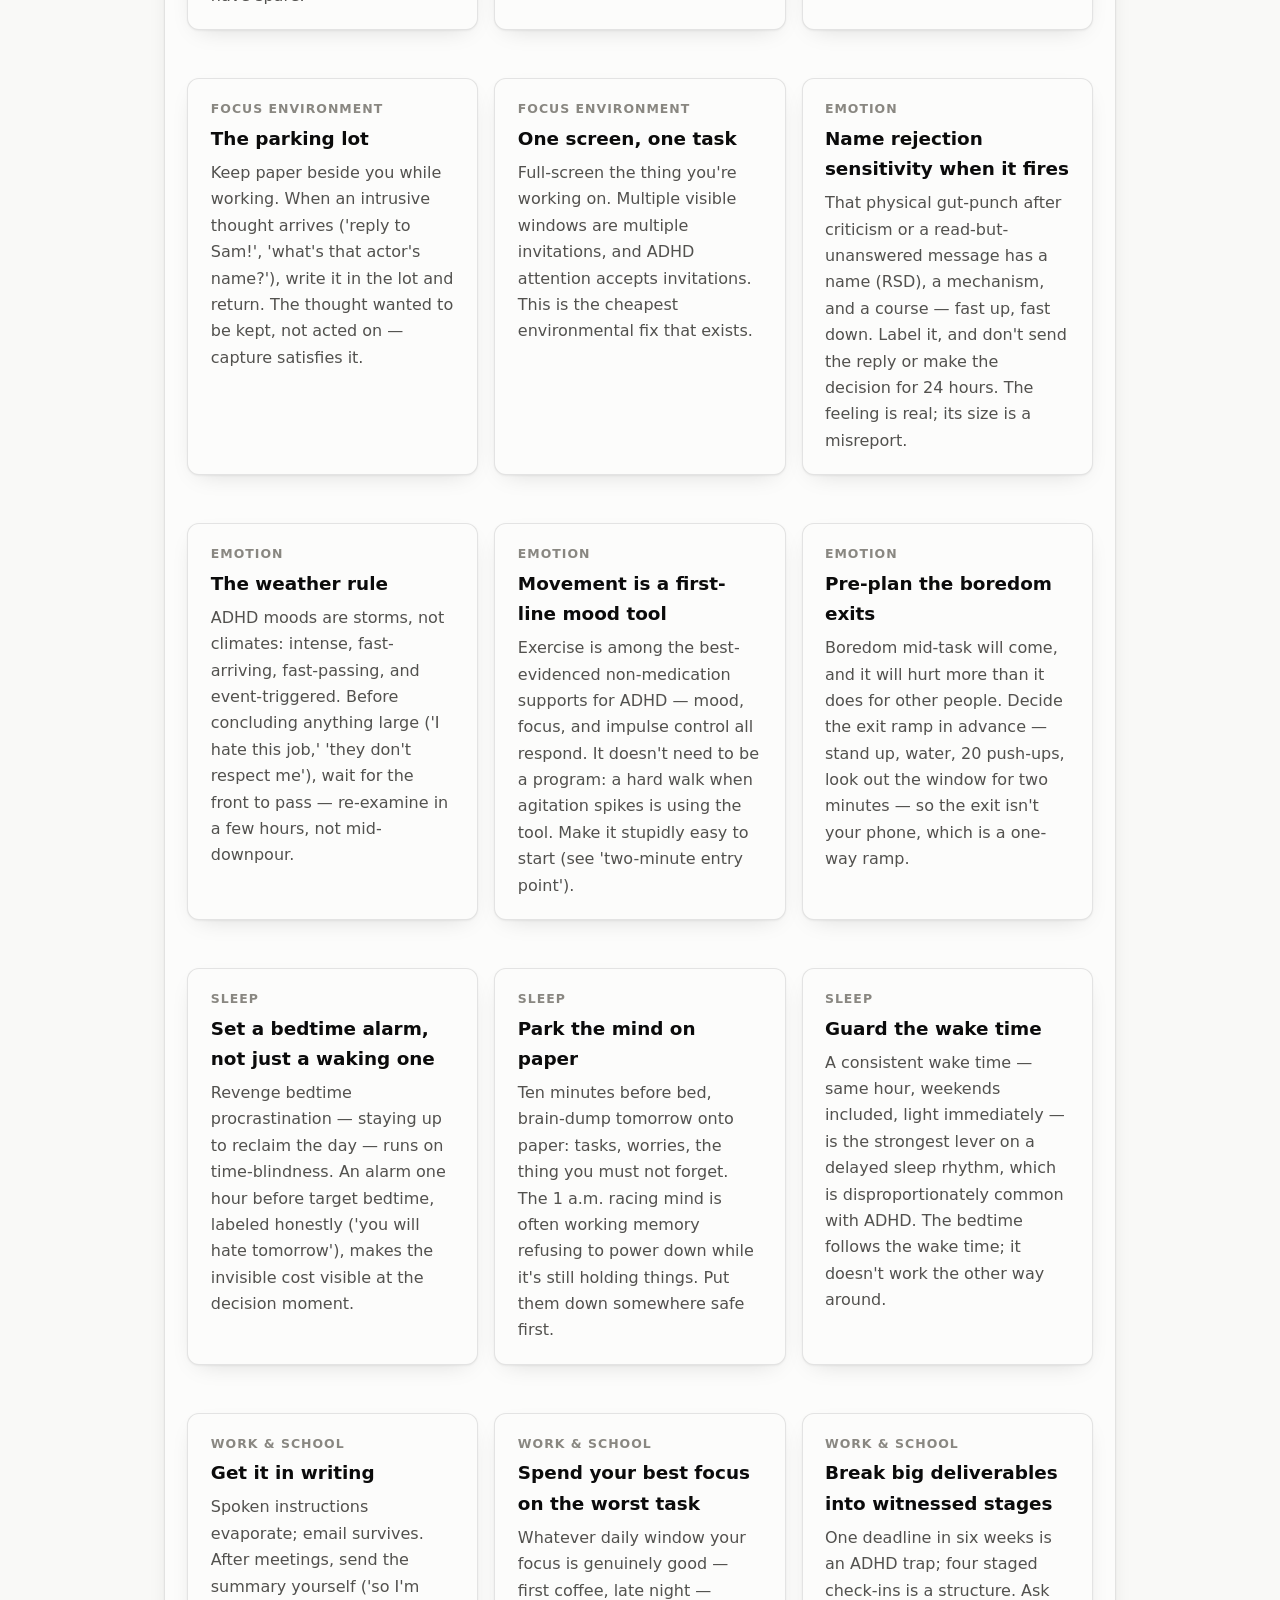
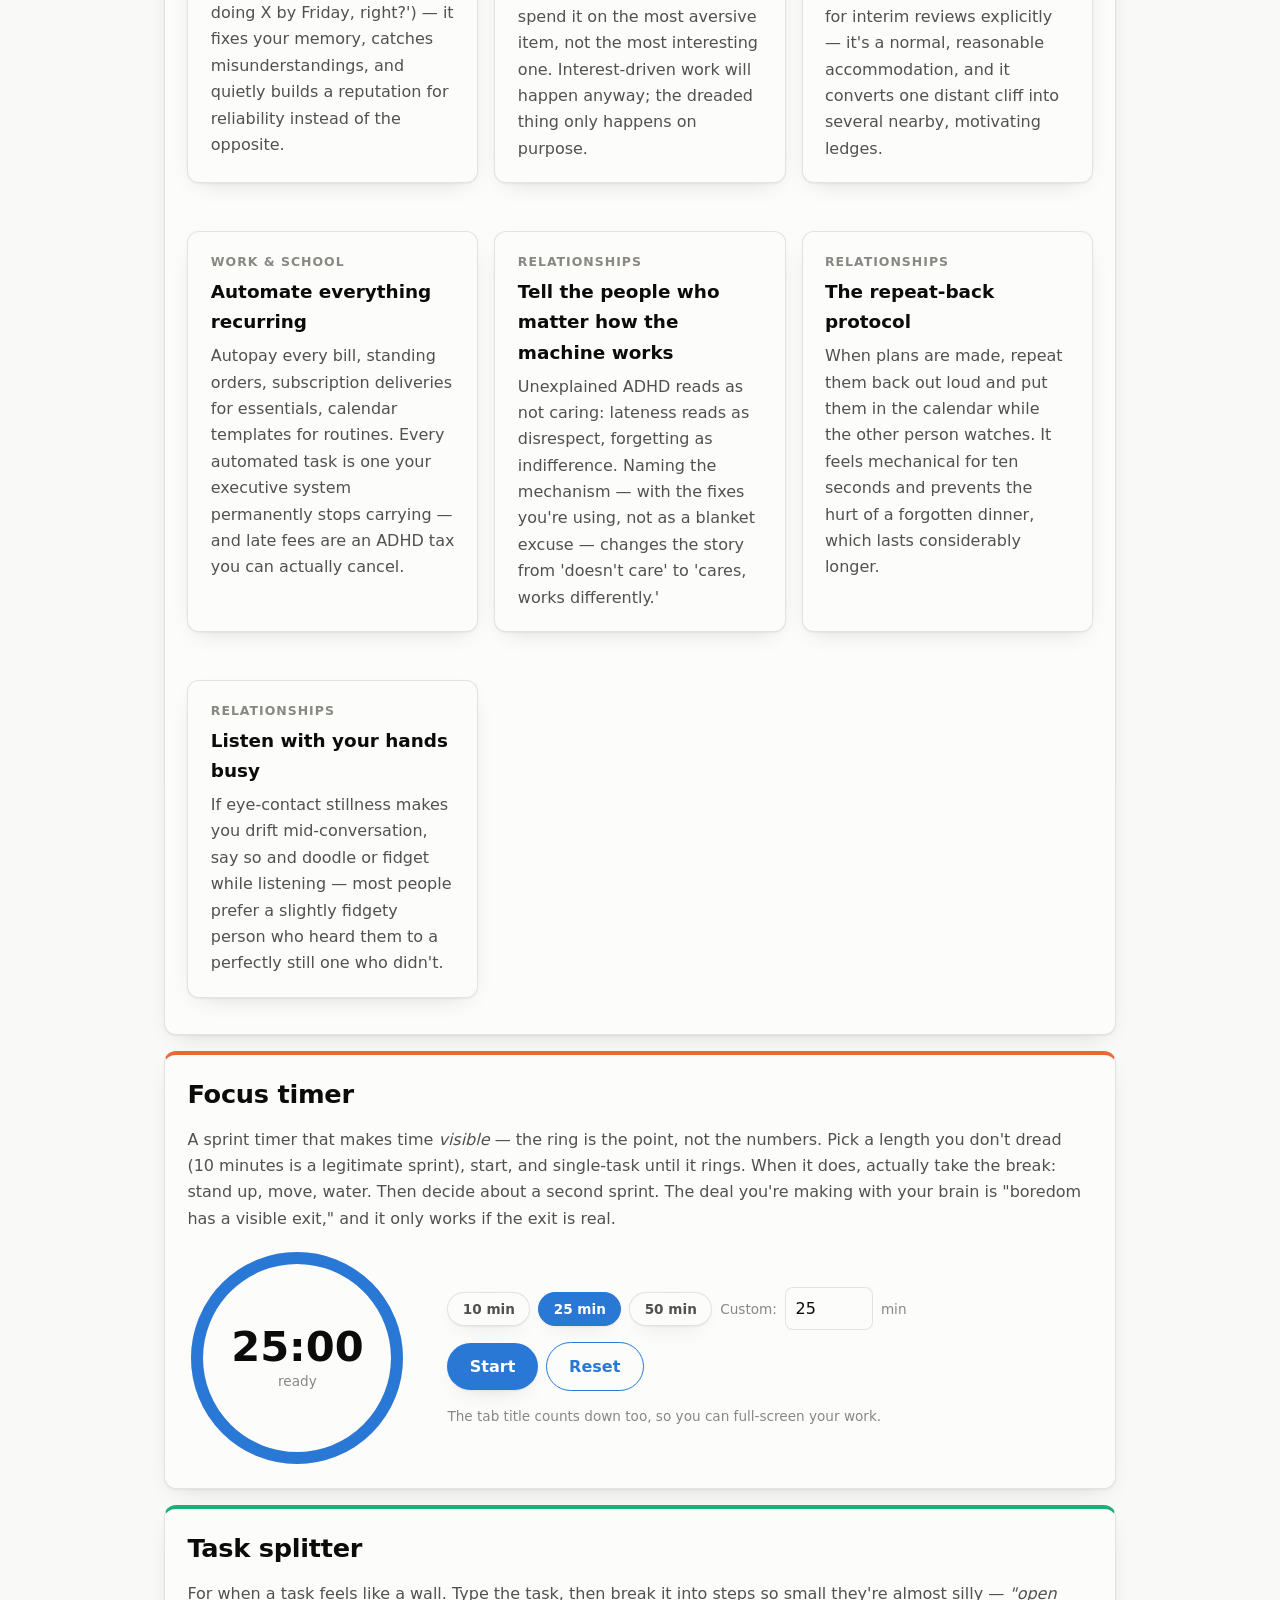
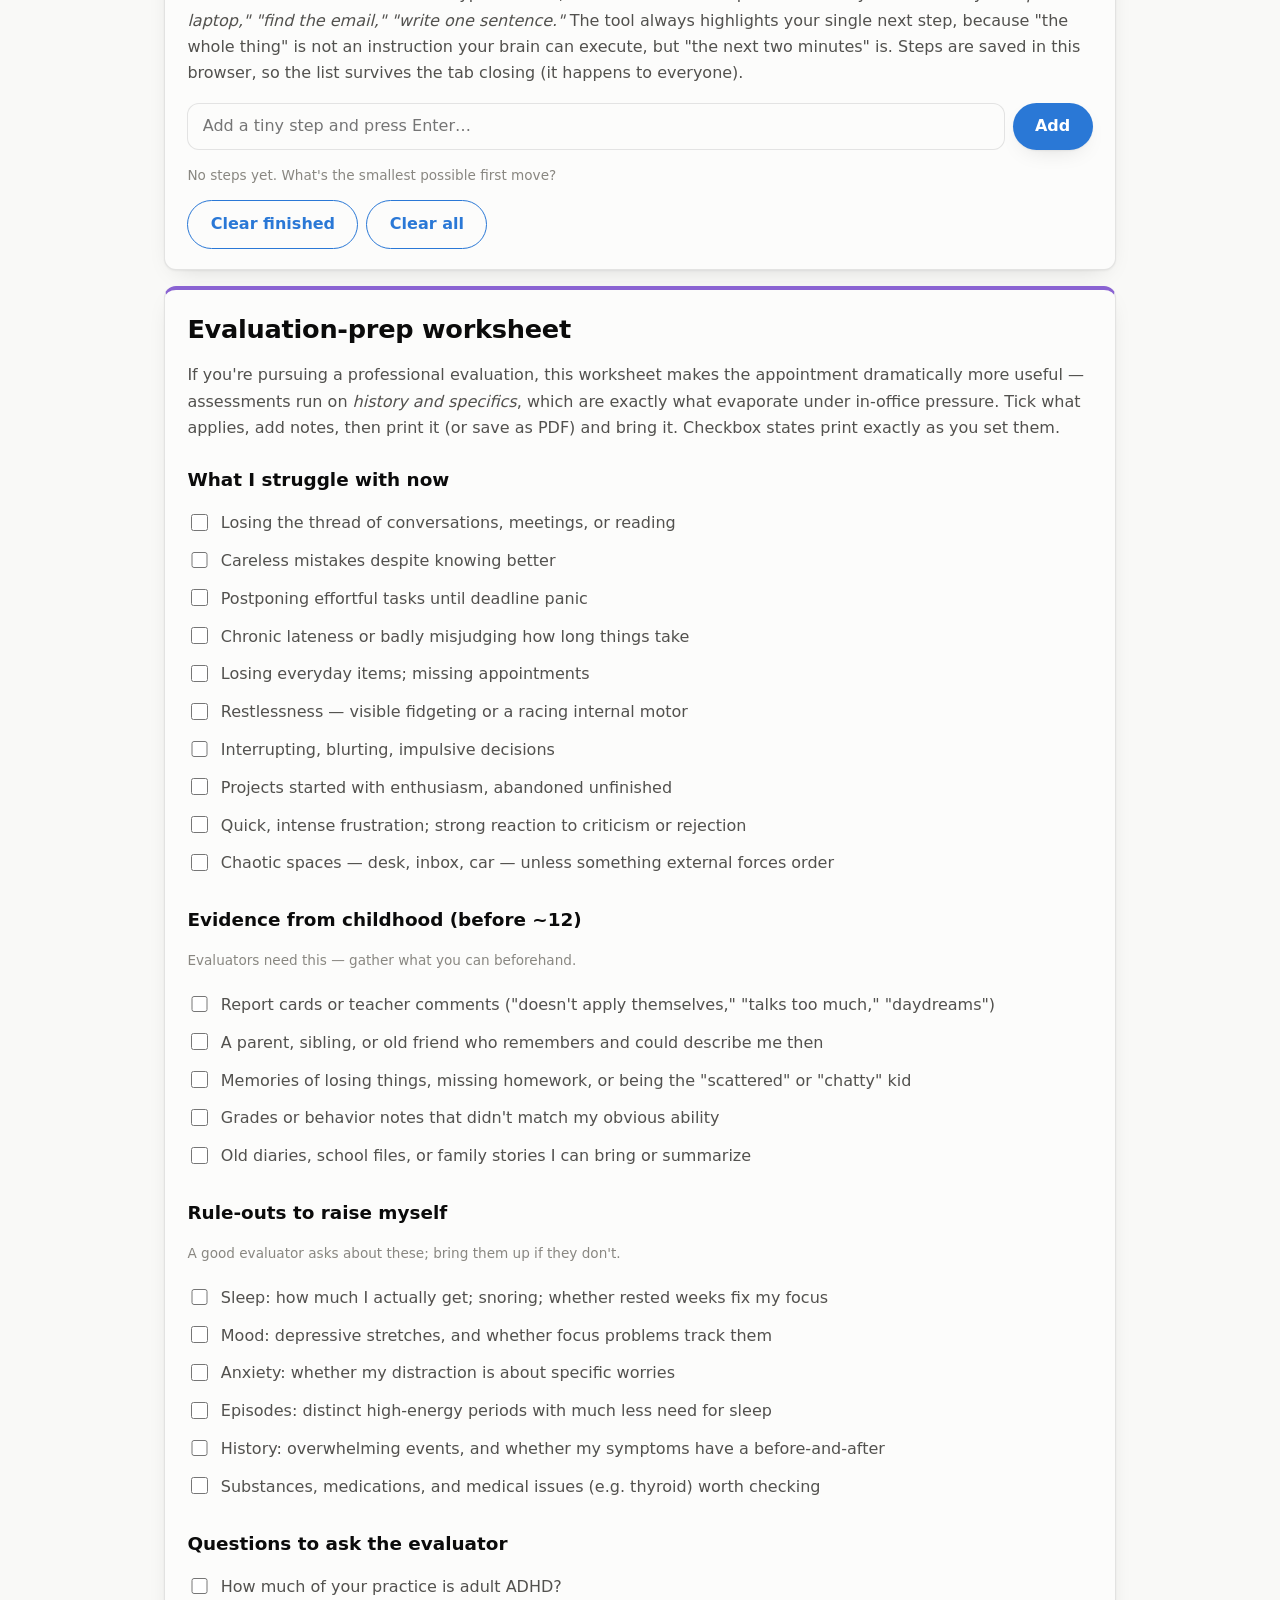
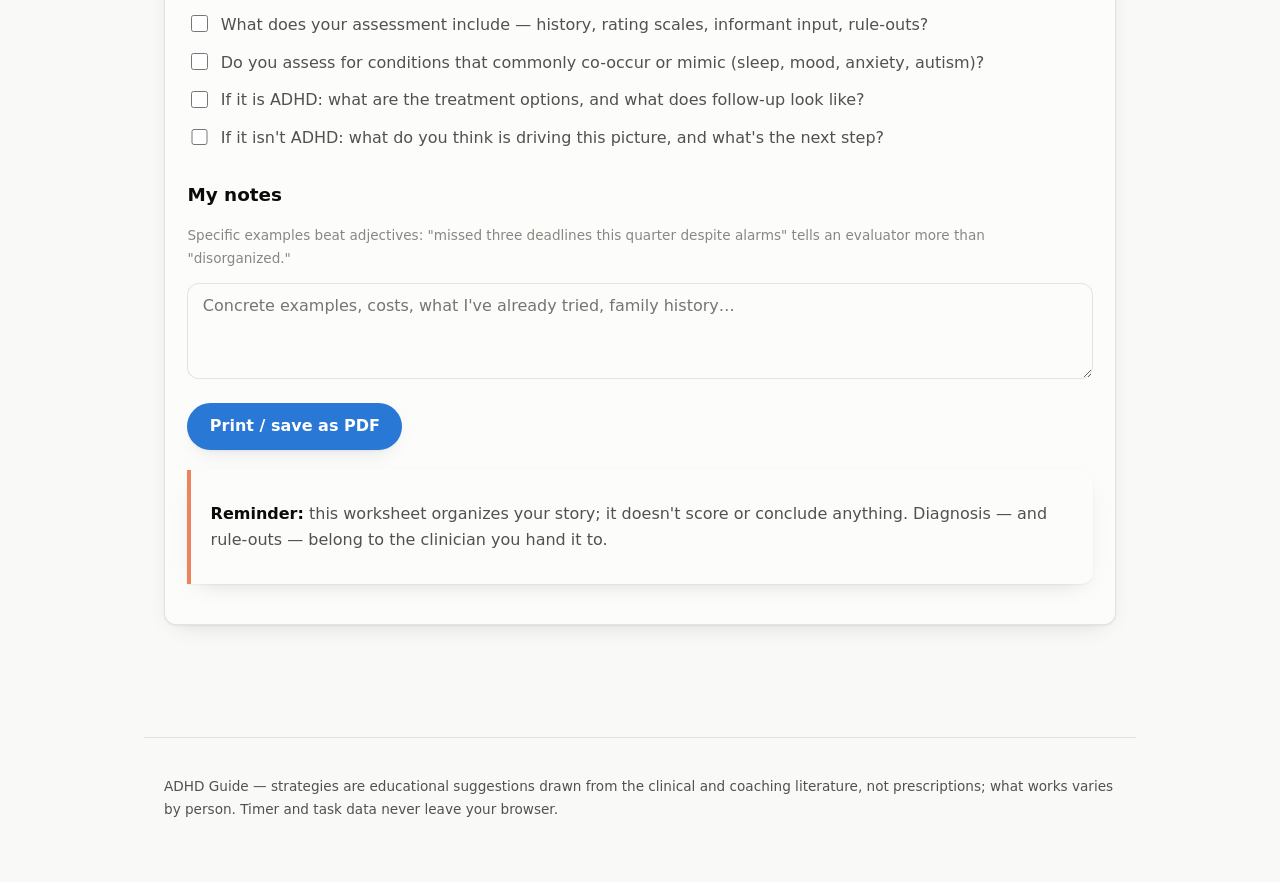
<file: adhd-site/toolbox.html>
<!DOCTYPE html>
<html lang="en">
<head>
  <meta charset="utf-8">
  <meta name="viewport" content="width=device-width, initial-scale=1">
  <title>Toolbox — ADHD Guide</title>
  <meta name="description" content="Practical ADHD tools: a filterable library of 30+ evidence-informed strategies, a visual focus timer, a task splitter for getting started, and a printable evaluation-prep worksheet.">
  <link rel="icon" href="data:image/svg+xml,%3Csvg xmlns='http://www.w3.org/2000/svg' viewBox='0 0 100 100' fill='none'%3E%3Cpath d='M24.9 20.1A39 39 0 0 1 75.1 20.1' stroke='%232a78d6' stroke-width='9' stroke-linecap='round'/%3E%3Cpath d='M79.9 24.9A39 39 0 0 1 79.9 75.1' stroke='%23eb6834' stroke-width='9' stroke-linecap='round'/%3E%3Cpath d='M75.1 79.9A39 39 0 0 1 24.9 79.9' stroke='%231baf7a' stroke-width='9' stroke-linecap='round'/%3E%3Cpath d='M20.1 75.1A39 39 0 0 1 20.1 24.9' stroke='%238a63d2' stroke-width='9' stroke-linecap='round'/%3E%3Cpath d='M30.6 59.7 43.1 47.2 51.4 55.6 69.4 37.5' stroke='%230b0b0b' stroke-width='9' stroke-linecap='round' stroke-linejoin='round'/%3E%3C/svg%3E">
  <meta name="theme-color" content="#f9f9f7">
  <link rel="apple-touch-icon" href="assets/icon-180.png">
  <meta property="og:type" content="website">
  <meta property="og:site_name" content="ADHD Guide">
  <meta property="og:title" content="Toolbox — ADHD Guide">
  <meta property="og:description" content="Practical ADHD tools: a filterable library of 30+ evidence-informed strategies, a visual focus timer, a task splitter for getting started, and a printable evaluation-prep worksheet.">
  <meta property="og:url" content="https://www.adhdofficial.com/adhd-site/toolbox.html">
  <meta property="og:image" content="https://www.adhdofficial.com/adhd-site/assets/social-card.png">
  <meta property="og:image:width" content="1200">
  <meta property="og:image:height" content="630">
  <meta property="og:image:alt" content="ADHD Guide logo — a four-color ring around a rising zigzag line">
  <meta name="twitter:card" content="summary_large_image">
  <meta name="twitter:title" content="Toolbox — ADHD Guide">
  <meta name="twitter:description" content="Practical ADHD tools: a filterable library of 30+ evidence-informed strategies, a visual focus timer, a task splitter for getting started, and a printable evaluation-prep worksheet.">
  <meta name="twitter:image" content="https://www.adhdofficial.com/adhd-site/assets/social-card.png">
  <script>
    /* Restore the saved theme before first paint; light stays the default. */
    try { if (localStorage.getItem("theme") === "dark") document.documentElement.dataset.theme = "dark"; } catch (e) {}
  </script>
  <link rel="stylesheet" href="css/style.css">
</head>
<body>
  <header class="site">
    <div class="bar">
      <a class="brand" href="index.html"><svg class="logo" viewBox="0 0 100 100" fill="none" aria-hidden="true"><path d="M24.9 20.1A39 39 0 0 1 75.1 20.1" stroke="#2a78d6" stroke-width="10" stroke-linecap="round"/><path d="M79.9 24.9A39 39 0 0 1 79.9 75.1" stroke="#eb6834" stroke-width="10" stroke-linecap="round"/><path d="M75.1 79.9A39 39 0 0 1 24.9 79.9" stroke="#1baf7a" stroke-width="10" stroke-linecap="round"/><path d="M20.1 75.1A39 39 0 0 1 20.1 24.9" stroke="#8a63d2" stroke-width="10" stroke-linecap="round"/><path d="M30.6 59.7 43.1 47.2 51.4 55.6 69.4 37.5" stroke="currentColor" stroke-width="10" stroke-linecap="round" stroke-linejoin="round"/></svg>ADHD&nbsp;<span>Guide</span></a>
      <nav class="main" id="site-nav" aria-label="Main">
        <a href="index.html">Overview</a>
        <a href="presentations.html">The 3 Presentations</a>
        <a href="lookalikes.html">Look-alikes</a>
        <a href="screeners.html">Take a Screener</a>
        <a href="toolbox.html" aria-current="page">Toolbox</a>
        <a href="resources.html">Resources</a>
      </nav>
      <button class="theme-toggle" type="button" aria-pressed="false" aria-label="Toggle dark mode">
        <svg class="moon" viewBox="0 0 24 24" fill="none" stroke="currentColor" stroke-width="2" stroke-linecap="round" stroke-linejoin="round" aria-hidden="true"><path d="M21 12.8A9 9 0 1 1 11.2 3a7 7 0 0 0 9.8 9.8Z"/></svg>
        <svg class="sun" viewBox="0 0 24 24" fill="none" stroke="currentColor" stroke-width="2" stroke-linecap="round" stroke-linejoin="round" aria-hidden="true"><circle cx="12" cy="12" r="4"/><path d="M12 2v2M12 20v2M4.9 4.9l1.4 1.4M17.7 17.7l1.4 1.4M2 12h2M20 12h2M4.9 19.1l1.4-1.4M17.7 6.3l1.4-1.4"/></svg>
      </button>
      <button class="nav-toggle" type="button" aria-expanded="false" aria-controls="site-nav" aria-label="Menu"><span></span><span></span><span></span></button>
    </div>
  </header>

  <main>
    <h1>Toolbox</h1>
    <p>
      Everything here follows one principle: <strong>stop betting on willpower; change the
      machine's inputs instead.</strong> Externalize memory, make time visible, shrink the first
      step, install urgency, design the environment. None of it is a substitute for treatment when
      treatment is warranted — it's the layer that helps either way. Jump to a tool:
    </p>
    <nav class="type-jump" aria-label="Jump to tool">
      <a href="#strategies"><span class="type-num d-ia">☰</span>Strategy library</a>
      <a href="#timer"><span class="type-num d-hi">◔</span>Focus timer</a>
      <a href="#splitter"><span class="type-num d-ef">⇣</span>Task splitter</a>
      <a href="#eval-prep"><span class="type-num d-er">✓</span>Evaluation prep</a>
    </nav>

    <section class="card d-ia" id="strategies">
      <h2 style="margin-top:0.25rem">Strategy library</h2>
      <p>
        Thirty-plus workaround-level strategies, filterable by problem. They share a logic:
        an ADHD brain responds to <em>interest, novelty, urgency, and external structure</em> —
        so build those in, rather than demanding the importance-driven focus that isn't coming.
        Take what works, drop what doesn't; no strategy survives contact with every brain.
      </p>
      <input class="tool-search" id="strat-search" type="search" placeholder="Search strategies… (e.g. 'timer', 'sleep', 'meetings')" aria-label="Search strategies">
      <div class="chip-row" id="strat-chips" role="group" aria-label="Filter by category"></div>
      <p class="strategy-count" id="strat-count" aria-live="polite"></p>
      <div class="grid cols-2" id="strat-list"></div>
    </section>

    <section class="card d-hi" id="timer">
      <h2 style="margin-top:0.25rem">Focus timer</h2>
      <p>
        A sprint timer that makes time <em>visible</em> — the ring is the point, not the numbers.
        Pick a length you don't dread (10 minutes is a legitimate sprint), start, and single-task
        until it rings. When it does, actually take the break: stand up, move, water. Then decide
        about a second sprint. The deal you're making with your brain is "boredom has a visible
        exit," and it only works if the exit is real.
      </p>
      <div class="timer-wrap">
        <div class="timer-ring" id="timer-ring">
          <svg width="220" height="220" viewBox="0 0 220 220" fill="none" aria-hidden="true">
            <circle class="track" cx="110" cy="110" r="100" stroke-width="12"/>
            <circle class="fill" id="timer-fill" cx="110" cy="110" r="100" stroke-width="12" stroke-linecap="round"/>
          </svg>
          <div class="timer-label" aria-hidden="true">
            <b id="timer-time">25:00</b>
            <span id="timer-state">ready</span>
          </div>
        </div>
        <div class="timer-controls">
          <div class="row" role="group" aria-label="Preset lengths">
            <button class="chip" data-mins="10" type="button">10 min</button>
            <button class="chip sel" data-mins="25" type="button">25 min</button>
            <button class="chip" data-mins="50" type="button">50 min</button>
            <label class="quiz-meta" for="timer-custom">Custom:</label>
            <input type="number" id="timer-custom" min="1" max="180" step="1" value="25" aria-label="Custom minutes"> <span class="quiz-meta">min</span>
          </div>
          <div class="row">
            <button class="btn" id="timer-start" type="button">Start</button>
            <button class="btn ghost" id="timer-reset" type="button">Reset</button>
          </div>
          <p class="quiz-meta" id="timer-hint">The tab title counts down too, so you can full-screen your work.</p>
        </div>
      </div>
    </section>

    <section class="card d-ef" id="splitter">
      <h2 style="margin-top:0.25rem">Task splitter</h2>
      <p>
        For when a task feels like a wall. Type the task, then break it into steps so small
        they're almost silly — <em>"open laptop," "find the email," "write one sentence."</em>
        The tool always highlights your single next step, because "the whole thing" is not an
        instruction your brain can execute, but "the next two minutes" is. Steps are saved in this
        browser, so the list survives the tab closing (it happens to everyone).
      </p>
      <div class="step-input-row">
        <input type="text" id="step-input" maxlength="200" placeholder="Add a tiny step and press Enter…" aria-label="New step">
        <button class="btn" id="step-add" type="button">Add</button>
      </div>
      <ol class="step-list" id="step-list" aria-label="Steps"></ol>
      <p class="quiz-meta" id="step-empty">No steps yet. What's the smallest possible first move?</p>
      <div class="row" style="display:flex; gap:0.5rem; flex-wrap:wrap; margin-top:0.75rem">
        <button class="btn ghost" id="step-clear-done" type="button">Clear finished</button>
        <button class="btn ghost" id="step-clear-all" type="button">Clear all</button>
      </div>
    </section>

    <section class="card d-er" id="eval-prep">
      <h2 style="margin-top:0.25rem">Evaluation-prep worksheet</h2>
      <p>
        If you're pursuing a professional evaluation, this worksheet makes the appointment
        dramatically more useful — assessments run on <em>history and specifics</em>, which are
        exactly what evaporate under in-office pressure. Tick what applies, add notes, then print
        it (or save as PDF) and bring it. Checkbox states print exactly as you set them.
      </p>

      <h3>What I struggle with now</h3>
      <ul class="prep-list">
        <li><label><input type="checkbox"> Losing the thread of conversations, meetings, or reading</label></li>
        <li><label><input type="checkbox"> Careless mistakes despite knowing better</label></li>
        <li><label><input type="checkbox"> Postponing effortful tasks until deadline panic</label></li>
        <li><label><input type="checkbox"> Chronic lateness or badly misjudging how long things take</label></li>
        <li><label><input type="checkbox"> Losing everyday items; missing appointments</label></li>
        <li><label><input type="checkbox"> Restlessness — visible fidgeting or a racing internal motor</label></li>
        <li><label><input type="checkbox"> Interrupting, blurting, impulsive decisions</label></li>
        <li><label><input type="checkbox"> Projects started with enthusiasm, abandoned unfinished</label></li>
        <li><label><input type="checkbox"> Quick, intense frustration; strong reaction to criticism or rejection</label></li>
        <li><label><input type="checkbox"> Chaotic spaces — desk, inbox, car — unless something external forces order</label></li>
      </ul>

      <h3>Evidence from childhood (before ~12)</h3>
      <p class="quiz-meta">Evaluators need this — gather what you can beforehand.</p>
      <ul class="prep-list">
        <li><label><input type="checkbox"> Report cards or teacher comments ("doesn't apply themselves," "talks too much," "daydreams")</label></li>
        <li><label><input type="checkbox"> A parent, sibling, or old friend who remembers and could describe me then</label></li>
        <li><label><input type="checkbox"> Memories of losing things, missing homework, or being the "scattered" or "chatty" kid</label></li>
        <li><label><input type="checkbox"> Grades or behavior notes that didn't match my obvious ability</label></li>
        <li><label><input type="checkbox"> Old diaries, school files, or family stories I can bring or summarize</label></li>
      </ul>

      <h3>Rule-outs to raise myself</h3>
      <p class="quiz-meta">A good evaluator asks about these; bring them up if they don't.</p>
      <ul class="prep-list">
        <li><label><input type="checkbox"> Sleep: how much I actually get; snoring; whether rested weeks fix my focus</label></li>
        <li><label><input type="checkbox"> Mood: depressive stretches, and whether focus problems track them</label></li>
        <li><label><input type="checkbox"> Anxiety: whether my distraction is about specific worries</label></li>
        <li><label><input type="checkbox"> Episodes: distinct high-energy periods with much less need for sleep</label></li>
        <li><label><input type="checkbox"> History: overwhelming events, and whether my symptoms have a before-and-after</label></li>
        <li><label><input type="checkbox"> Substances, medications, and medical issues (e.g. thyroid) worth checking</label></li>
      </ul>

      <h3>Questions to ask the evaluator</h3>
      <ul class="prep-list">
        <li><label><input type="checkbox"> How much of your practice is adult ADHD?</label></li>
        <li><label><input type="checkbox"> What does your assessment include — history, rating scales, informant input, rule-outs?</label></li>
        <li><label><input type="checkbox"> Do you assess for conditions that commonly co-occur or mimic (sleep, mood, anxiety, autism)?</label></li>
        <li><label><input type="checkbox"> If it is ADHD: what are the treatment options, and what does follow-up look like?</label></li>
        <li><label><input type="checkbox"> If it isn't ADHD: what do you think is driving this picture, and what's the next step?</label></li>
      </ul>

      <h3>My notes</h3>
      <p class="quiz-meta">Specific examples beat adjectives: "missed three deadlines this quarter despite alarms" tells an evaluator more than "disorganized."</p>
      <textarea class="prep-notes" id="prep-notes" placeholder="Concrete examples, costs, what I've already tried, family history…"></textarea>

      <p class="no-print" style="margin-top:1rem">
        <button class="btn" id="prep-print" type="button">Print / save as PDF</button>
      </p>
      <div class="callout caution no-print">
        <p><strong>Reminder:</strong> this worksheet organizes your story; it doesn't score or
        conclude anything. Diagnosis — and rule-outs — belong to the clinician you hand it to.</p>
      </div>
    </section>
  </main>

  <footer class="site">
    <p>ADHD Guide — strategies are educational suggestions drawn from the clinical and coaching
    literature, not prescriptions; what works varies by person. Timer and task data never leave
    your browser.</p>
  </footer>

  <script src="js/nav.js"></script>
  <script src="js/data.js"></script>
  <script src="js/toolbox.js"></script>
  <script src="js/personalize.js"></script>
</body>
</html>
</file>
<file: adhd-site/css/style.css>
/* ---------- Design tokens ---------- */
:root {
  color-scheme: light;
  --page: #f9f9f7;
  --surface: #fcfcfb;
  --ink: #0b0b0b;
  --ink-2: #52514e;
  --muted: #898781;
  --hairline: #e1e0d9;
  --baseline: #c3c2b7;
  --border: rgba(11, 11, 11, 0.10);
  --shadow: 0 1px 2px rgba(11, 11, 11, 0.05), 0 8px 24px -12px rgba(11, 11, 11, 0.18);
  --shadow-lift: 0 2px 4px rgba(11, 11, 11, 0.06), 0 14px 32px -12px rgba(11, 11, 11, 0.22);
  --accent: #2a78d6;       /* blue 450 */
  --accent-deep: #1c5cab;  /* blue 550 */
  --accent-soft: #cde2fb;  /* blue 100 */
  /* Domain accents (deep = dark-surface step, used where white text sits on the color) */
  --d-ia: #2a78d6;  --d-ia-deep: #2a78d6;   /* inattention · blue */
  --d-hi: #eb6834;  --d-hi-deep: #d95926;   /* hyperactivity-impulsivity · orange */
  --d-ef: #1baf7a;  --d-ef-deep: #199e70;   /* executive function · green */
  --d-er: #8a63d2;  --d-er-deep: #7a52c7;   /* emotional regulation · purple */
  --warning: #fab219;
  --serious: #ec835a;
  --good-text: #006300;
  --radius: 12px;
  --maxw: 62rem;
}
/* The site defaults to light regardless of system preference;
 * dark is opt-in only, via an explicit data-theme="dark" on the root. */
:root[data-theme="dark"] {
  color-scheme: dark;
  --page: #0d0d0d;
  --surface: #1a1a19;
  --ink: #ffffff;
  --ink-2: #c3c2b7;
  --muted: #898781;
  --hairline: #2c2c2a;
  --baseline: #383835;
  --border: rgba(255, 255, 255, 0.10);
  --shadow: 0 1px 2px rgba(0, 0, 0, 0.4), 0 8px 24px -12px rgba(0, 0, 0, 0.6);
  --shadow-lift: 0 2px 4px rgba(0, 0, 0, 0.5), 0 14px 32px -12px rgba(0, 0, 0, 0.7);
  --accent: #3987e5;
  --accent-deep: #256abf;
  --accent-soft: #184f95;
  --d-ia: #3987e5;  --d-ia-deep: #2a78d6;
  --d-hi: #d95926;  --d-hi-deep: #d95926;
  --d-ef: #199e70;  --d-ef-deep: #199e70;
  --d-er: #9a77dd;  --d-er-deep: #8a63d2;
  --good-text: #0ca30c;
}

/* ---------- Base ---------- */
* { box-sizing: border-box; }
html { scroll-behavior: smooth; }
@media (prefers-reduced-motion: reduce) {
  html { scroll-behavior: auto; }
  *, *::before, *::after { transition: none !important; animation: none !important; }
}
body {
  margin: 0;
  background: var(--page);
  color: var(--ink);
  font-family: system-ui, -apple-system, "Segoe UI", sans-serif;
  line-height: 1.65;
  font-size: 1rem;
  -webkit-text-size-adjust: 100%;
}
main { max-width: var(--maxw); margin: 0 auto; padding: 1.5rem 1.25rem 4rem; }
h1 { font-size: clamp(1.85rem, 5.5vw, 2.6rem); line-height: 1.15; margin: 1.5rem 0 0.75rem; letter-spacing: -0.02em; }
h2 { font-size: clamp(1.35rem, 3.5vw, 1.6rem); line-height: 1.25; margin: 2.75rem 0 0.85rem; letter-spacing: -0.01em; }
h3 { font-size: 1.15rem; margin: 1.5rem 0 0.5rem; }
p, li { color: var(--ink-2); }
p strong, li strong { color: var(--ink); }
a { color: var(--accent); text-decoration: none; }
a:hover { text-decoration: underline; }
hr { border: none; border-top: 1px solid var(--hairline); margin: 2rem 0; }
:focus-visible { outline: 2px solid var(--accent); outline-offset: 2px; border-radius: 4px; }
/* Anchor targets clear the sticky header */
section[id], [id^="pres-"], h1[id], h2[id], h3[id] { scroll-margin-top: 4.5rem; }

/* Section headers get a short accent rule */
main > h2::before, main h2.ruled::before {
  content: "";
  display: block;
  width: 2.25rem; height: 4px;
  border-radius: 999px;
  background: linear-gradient(90deg, var(--accent), var(--d-ef));
  margin-bottom: 0.6rem;
}

/* ---------- Header / nav ---------- */
header.site {
  background: color-mix(in srgb, var(--surface) 88%, transparent);
  -webkit-backdrop-filter: blur(10px);
  backdrop-filter: blur(10px);
  border-bottom: 1px solid var(--hairline);
  position: sticky; top: 0; z-index: 20;
}
@supports not (background: color-mix(in srgb, red 50%, blue)) {
  header.site { background: var(--surface); }
}
header.site .bar {
  max-width: var(--maxw); margin: 0 auto;
  display: flex; align-items: center; gap: 0.75rem;
  padding: 0.6rem 1.25rem;
}
.brand {
  display: inline-flex; align-items: center; gap: 0.45rem;
  font-weight: 800; color: var(--ink); font-size: 1.1rem; letter-spacing: -0.01em; flex: none;
}
.brand span { color: var(--accent); }
.brand:hover { text-decoration: none; }
.brand .logo { width: 1.55em; height: 1.55em; flex: none; }
nav.main {
  display: flex; gap: 0.25rem; margin-left: auto;
  overflow-x: auto; white-space: nowrap;
  scrollbar-width: none; -ms-overflow-style: none;
}
nav.main::-webkit-scrollbar { display: none; }
nav.main a {
  color: var(--ink-2); padding: 0.35rem 0.75rem; border-radius: 999px;
  font-size: 0.92rem; font-weight: 500; flex: none;
}
nav.main a:hover { background: var(--page); text-decoration: none; color: var(--ink); }
nav.main a[aria-current="page"] { background: var(--accent); color: #fff; }

/* Theme toggle — moon in light mode, sun in dark mode */
.theme-toggle {
  display: inline-flex; align-items: center; justify-content: center; flex: none;
  width: 44px; height: 44px; padding: 0;
  background: none; border: 1px solid var(--border); border-radius: 8px;
  color: var(--ink); cursor: pointer;
}
.theme-toggle:hover { background: var(--page); }
.theme-toggle svg { width: 20px; height: 20px; }
.theme-toggle .sun { display: none; }
:root[data-theme="dark"] .theme-toggle .sun { display: block; }
:root[data-theme="dark"] .theme-toggle .moon { display: none; }

/* Hamburger toggle — hidden on desktop, replaces the pill row on small screens */
.nav-toggle {
  display: none; flex: none;
  flex-direction: column; justify-content: center; align-items: stretch; gap: 5px;
  width: 44px; height: 44px; padding: 11px 10px;
  background: none; border: 1px solid var(--border); border-radius: 8px;
  cursor: pointer;
}
.nav-toggle span {
  display: block; height: 2px; width: 100%;
  background: var(--ink); border-radius: 2px;
  transition: transform 0.2s ease, opacity 0.2s ease;
}
.nav-toggle[aria-expanded="true"] span:nth-child(1) { transform: translateY(7px) rotate(45deg); }
.nav-toggle[aria-expanded="true"] span:nth-child(2) { opacity: 0; }
.nav-toggle[aria-expanded="true"] span:nth-child(3) { transform: translateY(-7px) rotate(-45deg); }

@media (max-width: 640px) {
  header.site .bar { position: relative; }
  .theme-toggle { margin-left: auto; } /* nav is absolute here, so this takes over the push */
  .nav-toggle { display: flex; }
  nav.main {
    display: none;
    position: absolute; top: 100%; left: 0; right: 0;
    flex-direction: column; gap: 0.15rem;
    margin: 0; padding: 0.5rem 0.9rem 0.9rem;
    background: var(--surface);
    border-bottom: 1px solid var(--hairline);
    box-shadow: var(--shadow-lift);
    overflow: visible; white-space: normal;
  }
  nav.main.open { display: flex; }
  nav.main a { padding: 0.6rem 0.75rem; font-size: 1rem; border-radius: 8px; }
}

/* ---------- Hero ---------- */
.hero {
  position: relative;
  width: 100vw;
  margin-left: calc(50% - 50vw);
  padding: 2.5rem max(1.25rem, calc(50vw - var(--maxw) / 2 + 1.25rem)) 1rem;
  background:
    radial-gradient(60rem 22rem at 15% -5%, color-mix(in srgb, var(--d-ia) 14%, transparent), transparent 60%),
    radial-gradient(50rem 20rem at 85% -10%, color-mix(in srgb, var(--d-hi) 10%, transparent), transparent 60%);
}
.hero { text-align: center; }
.hero h1 { margin-top: 0; }
.hero .lede { font-size: 1.1rem; max-width: 44rem; margin-left: auto; margin-right: auto; }
.cta-row { display: flex; gap: 0.75rem; flex-wrap: wrap; justify-content: center; margin: 1.5rem 0 0.5rem; }

/* ---------- Cards & layout ---------- */
.card {
  background: var(--surface);
  border: 1px solid var(--border);
  border-radius: var(--radius);
  padding: 1.25rem 1.4rem;
  margin: 1rem 0;
  box-shadow: var(--shadow);
  transition: box-shadow 0.2s ease, transform 0.2s ease;
}
a .card:hover, .card.hoverable:hover { box-shadow: var(--shadow-lift); transform: translateY(-2px); }
.grid { display: grid; gap: 1rem; }
.grid.cols-2 { grid-template-columns: repeat(auto-fit, minmax(min(17rem, 100%), 1fr)); }
.grid.cols-3 { grid-template-columns: repeat(auto-fit, minmax(min(14rem, 100%), 1fr)); }
.grid.cols-4 { grid-template-columns: repeat(auto-fit, minmax(min(12rem, 100%), 1fr)); }

/* Domain accents */
.card.d-ia { border-top: 4px solid var(--d-ia); }
.card.d-hi { border-top: 4px solid var(--d-hi); }
.card.d-ef { border-top: 4px solid var(--d-ef); }
.card.d-er { border-top: 4px solid var(--d-er); }

.pill {
  display: inline-block; font-size: 0.8rem; font-weight: 600;
  padding: 0.15rem 0.65rem; border-radius: 999px;
  background: var(--accent-soft); color: var(--ink);
  margin: 0 0.35rem 0.25rem 0;
}
.kicker {
  text-transform: uppercase; letter-spacing: 0.08em; font-size: 0.78rem;
  font-weight: 700; color: var(--muted); margin: 0 0 0.25rem;
}
.kicker.d-ia { color: var(--d-ia-deep); }
.kicker.d-hi { color: var(--d-hi-deep); }
.kicker.d-ef { color: var(--d-ef-deep); }
.kicker.d-er { color: var(--d-er-deep); }

.callout {
  border-left: 4px solid var(--accent);
  background: var(--surface);
  border-radius: 0 var(--radius) var(--radius) 0;
  padding: 0.9rem 1.2rem; margin: 1.25rem 0;
  box-shadow: var(--shadow);
}
.callout.flag { border-left-color: var(--warning); }
.callout.caution { border-left-color: var(--serious); }
.callout .kicker { color: var(--ink-2); }

/* ---------- Buttons ---------- */
.btn {
  display: inline-block; cursor: pointer;
  background: var(--accent); color: #fff; border: none;
  font: inherit; font-weight: 600;
  padding: 0.65rem 1.4rem; border-radius: 999px;
  box-shadow: var(--shadow);
  transition: background 0.15s ease, transform 0.1s ease, box-shadow 0.2s ease;
}
.btn:hover { background: var(--accent-deep); text-decoration: none; box-shadow: var(--shadow-lift); }
.btn:active { transform: translateY(1px); }
.btn.ghost {
  background: transparent; color: var(--accent);
  border: 1px solid var(--accent); box-shadow: none;
}
.btn.ghost:hover { background: var(--accent-soft); color: var(--ink); }
.btn:disabled { opacity: 0.45; cursor: not-allowed; transform: none; }

/* ---------- Tables ---------- */
table { width: 100%; border-collapse: collapse; margin: 1rem 0; font-size: 0.95rem; }
caption { text-align: left; color: var(--muted); font-size: 0.85rem; padding-bottom: 0.4rem; }
th, td { text-align: left; padding: 0.55rem 0.75rem; vertical-align: top; }
thead th { border-bottom: 2px solid var(--baseline); color: var(--ink); font-size: 0.88rem; }
tbody td { border-bottom: 1px solid var(--hairline); color: var(--ink-2); }
tbody tr:hover td { background: color-mix(in srgb, var(--accent) 4%, transparent); }
tbody td:first-child, tbody th[scope="row"] { color: var(--ink); font-weight: 600; }
.table-scroll { overflow-x: auto; border-radius: var(--radius); }

/* ---------- Domain ring symbol ---------- */
.symbol-wrap { display: flex; justify-content: center; padding: 1rem 0 0.25rem; }
.symbol-wrap svg { max-width: min(100%, 20rem); height: auto; }
.symbol-wrap .arc { fill: none; stroke-width: 10; stroke-linecap: round; }
.symbol-wrap .arc-ia { stroke: var(--d-ia); }
.symbol-wrap .arc-hi { stroke: var(--d-hi); }
.symbol-wrap .arc-ef { stroke: var(--d-ef); }
.symbol-wrap .arc-er { stroke: var(--d-er); }
.symbol-wrap .center-label { fill: var(--ink); font-weight: 800; font-size: 52px; letter-spacing: 0.02em; }
.symbol-wrap .center-sub { fill: var(--muted); font-weight: 600; font-size: 12px; letter-spacing: 0.06em; text-transform: uppercase; }

/* ---------- Domain legend ---------- */
.domain-legend { display: flex; gap: 1.25rem; justify-content: center; flex-wrap: wrap; font-size: 0.85rem; color: var(--ink-2); margin: 0.5rem 0 1rem; }
.domain-legend span::before {
  content: ""; display: inline-block; width: 0.65em; height: 0.65em;
  border-radius: 50%; margin-right: 0.4em;
}
.domain-legend .l-ia::before { background: var(--d-ia-deep); }
.domain-legend .l-hi::before { background: var(--d-hi-deep); }
.domain-legend .l-ef::before { background: var(--d-ef-deep); }
.domain-legend .l-er::before { background: var(--d-er-deep); }

/* ---------- Presentation profile ---------- */
.type-head { display: flex; align-items: center; gap: 0.75rem; flex-wrap: wrap; }
.type-num {
  background: var(--accent); color: #fff; font-weight: 700;
  min-width: 2.5rem; height: 2.5rem; border-radius: 999px;
  display: inline-flex; align-items: center; justify-content: center;
  font-size: 1.05rem; flex: none; padding: 0 0.6rem;
  box-shadow: var(--shadow);
}
.d-ia .type-num, .type-num.d-ia { background: var(--d-ia-deep); }
.d-hi .type-num, .type-num.d-hi { background: var(--d-hi-deep); }
.d-ef .type-num, .type-num.d-ef { background: var(--d-ef-deep); }
.d-er .type-num, .type-num.d-er { background: var(--d-er-deep); }
.type-jump { display: flex; flex-wrap: wrap; gap: 0.5rem; margin: 1rem 0 1.5rem; padding: 0; }
.type-jump a {
  display: inline-flex; align-items: center; gap: 0.45rem;
  padding: 0.35rem 0.85rem 0.35rem 0.4rem;
  background: var(--surface); border: 1px solid var(--border); border-radius: 999px;
  color: var(--ink); font-size: 0.9rem; font-weight: 600;
  box-shadow: var(--shadow);
  transition: box-shadow 0.15s ease, transform 0.15s ease;
}
.type-jump a:hover { text-decoration: none; box-shadow: var(--shadow-lift); transform: translateY(-1px); }
.type-jump .type-num { min-width: 1.6rem; height: 1.6rem; font-size: 0.8rem; padding: 0 0.45rem; box-shadow: none; }
.fact-grid { display: grid; grid-template-columns: repeat(auto-fit, minmax(min(15rem, 100%), 1fr)); gap: 0.75rem 1.5rem; margin: 0.75rem 0; }
.fact-grid div { font-size: 0.95rem; color: var(--ink-2); }
.fact-grid b { display: block; color: var(--ink); font-size: 0.82rem; text-transform: uppercase; letter-spacing: 0.05em; }
details.wings, details.more {
  border-top: 1px solid var(--hairline); margin-top: 0.9rem; padding-top: 0.6rem;
}
details summary { cursor: pointer; font-weight: 600; color: var(--ink); }
details summary:hover { color: var(--accent); }

/* ---------- Quiz ---------- */
.quiz-progress { height: 8px; background: var(--hairline); border-radius: 999px; overflow: hidden; margin: 1rem 0; }
.quiz-progress > div {
  height: 100%;
  background: linear-gradient(90deg, var(--accent-deep), var(--accent));
  border-radius: 999px; transition: width 0.25s ease;
}
.q-text { font-size: clamp(1.1rem, 3vw, 1.3rem); color: var(--ink); font-weight: 600; margin: 1rem 0 1.25rem; min-height: 3.5rem; }
.likert { display: grid; grid-template-columns: repeat(5, minmax(0, 1fr)); gap: 0.5rem; }
.likert button {
  font: inherit; cursor: pointer; padding: 0.75rem 0.4rem;
  min-height: 44px;
  background: var(--surface); color: var(--ink-2);
  border: 1px solid var(--border); border-radius: var(--radius);
  font-size: 0.85rem; line-height: 1.25;
  box-shadow: var(--shadow);
  transition: border-color 0.12s ease, background 0.12s ease, transform 0.12s ease;
}
/* Hover styling only on devices that truly hover — on touch screens the
 * browser's "sticky hover" would leave the next question's button at the same
 * position looking selected after each tap. */
@media (hover: hover) {
  .likert button:hover { border-color: var(--accent); color: var(--ink); transform: translateY(-1px); }
}
.likert button.sel { background: var(--accent); color: #fff; border-color: var(--accent); }
.likert button:focus:not(:focus-visible) { outline: none; }
@media (max-width: 620px) {
  .likert { grid-template-columns: 1fr; gap: 0.55rem; }
  .likert button { font-size: 0.95rem; padding: 0.8rem 1rem; text-align: left; }
}
.quiz-nav { display: flex; align-items: center; justify-content: space-between; margin-top: 1.5rem; gap: 1rem; }
.quiz-nav .btn { flex: none; }
.quiz-meta { color: var(--muted); font-size: 0.85rem; }

/* ---------- Results chart (single-series bars, direct-labeled) ---------- */
.score-chart { margin: 1rem 0; }
.score-row {
  display: grid; grid-template-columns: 12rem minmax(0, 1fr) 2.6rem;
  align-items: center; gap: 0.75rem; margin-bottom: 2px; /* 2px surface gap between bars */
}
.score-row .name { font-size: 0.92rem; color: var(--ink); text-align: right; line-height: 1.3; }
.score-row .track { display: block; background: transparent; border-left: 2px solid var(--baseline); padding: 3px 0; }
.score-row .bar {
  display: block; height: 14px; background: var(--accent);
  border-radius: 0 4px 4px 0; /* rounded data-end only, anchored at baseline */
  min-width: 2px;
  transition: width 0.4s ease;
}
/* Single series = one hue; the top row is marked by weight + position, never color alone. */
.score-row.top .name, .score-row.top .val { font-weight: 700; }
.score-row .val { font-size: 0.88rem; color: var(--ink-2); font-variant-numeric: tabular-nums; }
@media (max-width: 560px) {
  .score-row { grid-template-columns: 7.6rem minmax(0, 1fr) 2.2rem; }
  .score-row .name { font-size: 0.78rem; }
}

/* Context checklist on results */
.check-list { list-style: none; padding: 0; margin: 0.75rem 0; }
.check-list li { padding: 0.35rem 0; border-bottom: 1px solid var(--hairline); }
.check-list li:last-child { border-bottom: none; }
.check-list .ok::before { content: "✓ "; color: var(--good-text); font-weight: 700; }
.check-list .warn::before { content: "⚠ "; }

.result-flag { margin-top: 1rem; }
.result-flag h4 { margin: 0 0 0.35rem; }

/* ---------- Toolbox: strategy library ---------- */
.chip-row { display: flex; flex-wrap: wrap; gap: 0.5rem; margin: 1rem 0 0.75rem; }
.chip {
  font: inherit; font-size: 0.85rem; font-weight: 600; cursor: pointer;
  padding: 0.3rem 0.9rem; border-radius: 999px;
  border: 1px solid var(--border); background: var(--surface); color: var(--ink-2);
  box-shadow: var(--shadow);
  transition: border-color 0.12s ease, background 0.12s ease;
}
.chip:hover { border-color: var(--accent); color: var(--ink); }
.chip.sel { background: var(--accent); border-color: var(--accent); color: #fff; }
.tool-search {
  width: 100%; font: inherit;
  padding: 0.6rem 0.9rem; margin: 0.25rem 0 0.5rem;
  border: 1px solid var(--border); border-radius: var(--radius);
  background: var(--surface); color: var(--ink);
}
.tool-search::placeholder { color: var(--muted); }
.strategy-count { color: var(--muted); font-size: 0.85rem; margin: 0.25rem 0 0; }

/* ---------- Toolbox: focus timer ---------- */
.timer-wrap { display: flex; flex-wrap: wrap; gap: 1.5rem 2.5rem; align-items: center; }
.timer-ring { position: relative; width: 220px; height: 220px; flex: none; }
.timer-ring svg { display: block; transform: rotate(-90deg); }
.timer-ring .track { stroke: var(--hairline); }
.timer-ring .fill { stroke: var(--accent); transition: stroke-dashoffset 0.25s linear; }
.timer-ring.done .fill { stroke: var(--d-ef); }
.timer-label {
  position: absolute; inset: 0;
  display: flex; flex-direction: column; align-items: center; justify-content: center;
  font-variant-numeric: tabular-nums;
}
.timer-label b { font-size: 2.6rem; line-height: 1.1; color: var(--ink); }
.timer-label span { color: var(--muted); font-size: 0.85rem; }
.timer-controls { flex: 1 1 16rem; min-width: 0; }
.timer-controls .row { display: flex; flex-wrap: wrap; gap: 0.5rem; margin: 0.75rem 0; align-items: center; }
.timer-controls input[type="number"] {
  font: inherit; width: 5.5rem;
  padding: 0.45rem 0.6rem;
  border: 1px solid var(--border); border-radius: 8px;
  background: var(--surface); color: var(--ink);
}

/* ---------- Toolbox: task splitter ---------- */
.step-input-row { display: flex; gap: 0.5rem; margin: 0.75rem 0; }
.step-input-row input {
  flex: 1; min-width: 0; font: inherit;
  padding: 0.6rem 0.9rem;
  border: 1px solid var(--border); border-radius: var(--radius);
  background: var(--surface); color: var(--ink);
}
.step-list { list-style: none; padding: 0; margin: 0.75rem 0; }
.step-list li {
  display: flex; align-items: center; gap: 0.65rem;
  padding: 0.5rem 0.25rem; border-bottom: 1px solid var(--hairline);
}
.step-list li:last-child { border-bottom: none; }
.step-list input[type="checkbox"] { width: 1.15rem; height: 1.15rem; flex: none; accent-color: var(--accent); }
.step-list .txt { flex: 1; min-width: 0; color: var(--ink); overflow-wrap: anywhere; }
.step-list li.done .txt { color: var(--muted); text-decoration: line-through; }
.step-list li.next { background: color-mix(in srgb, var(--accent) 7%, transparent); border-radius: 8px; }
.step-list .next-tag { flex: none; font-size: 0.72rem; font-weight: 700; letter-spacing: 0.06em; text-transform: uppercase; color: var(--accent); }
.step-list .del {
  flex: none; font: inherit; line-height: 1; cursor: pointer;
  background: none; border: none; color: var(--muted);
  padding: 0.25rem 0.4rem; border-radius: 6px;
}
.step-list .del:hover { color: var(--serious); background: var(--page); }

/* ---------- Toolbox: evaluation-prep worksheet ---------- */
.prep-list { list-style: none; padding: 0; margin: 0.5rem 0; }
.prep-list li { padding: 0.3rem 0; }
.prep-list label { display: flex; gap: 0.6rem; align-items: baseline; color: var(--ink-2); cursor: pointer; }
.prep-list input[type="checkbox"] { width: 1.05rem; height: 1.05rem; flex: none; position: relative; top: 0.15rem; accent-color: var(--accent); }
.prep-notes {
  width: 100%; min-height: 6rem; resize: vertical; font: inherit;
  padding: 0.6rem 0.9rem;
  border: 1px solid var(--border); border-radius: var(--radius);
  background: var(--surface); color: var(--ink);
}

/* ---------- Results actions ---------- */
.share-row { display: flex; flex-wrap: wrap; gap: 0.5rem; margin-top: 1.25rem; }

/* Print: only the evaluation-prep worksheet, on white, with visible checkboxes */
@media print {
  body.print-eval { background: #fff; }
  body.print-eval header.site, body.print-eval footer.site { display: none !important; }
  body.print-eval main > *:not(#eval-prep) { display: none !important; }
  body.print-eval #eval-prep .no-print { display: none !important; }
  body.print-eval #eval-prep.card { box-shadow: none; border: none; padding: 0; }
}

/* Print: only the screener results ("Download PDF" = print to PDF) */
@media print {
  body.print-results { background: #fff; }
  body.print-results header.site, body.print-results footer.site { display: none !important; }
  body.print-results main > *:not(#results) { display: none !important; }
  body.print-results #results .no-print { display: none !important; }
  body.print-results #results-body.card { box-shadow: none; border: none; padding: 0; }
  body.print-results #results details { display: none; }
}

footer.site {
  border-top: 1px solid var(--hairline);
  color: var(--muted); font-size: 0.85rem;
  max-width: var(--maxw); margin: 2rem auto 0; padding: 1.5rem 1.25rem 3rem;
}
.visually-hidden {
  position: absolute; width: 1px; height: 1px; overflow: hidden;
  clip: rect(0 0 0 0); white-space: nowrap;
}
</file>
